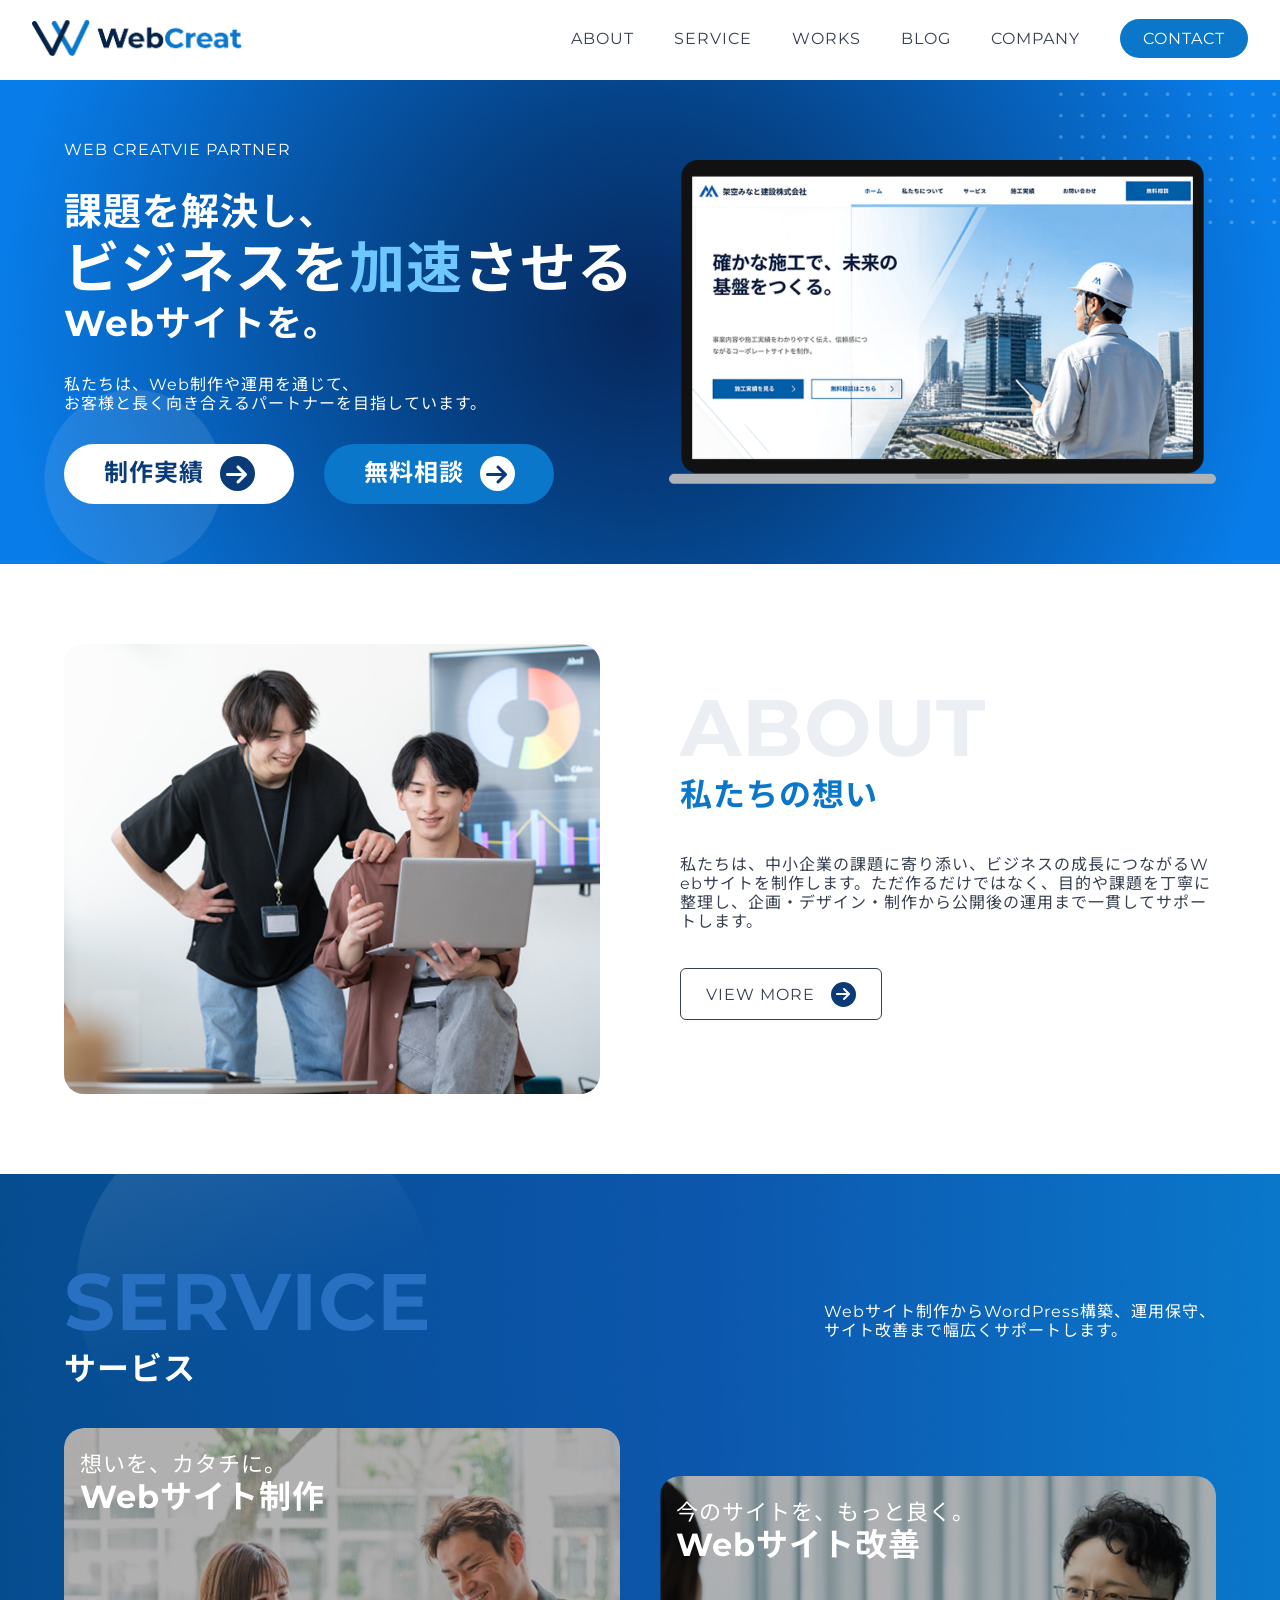
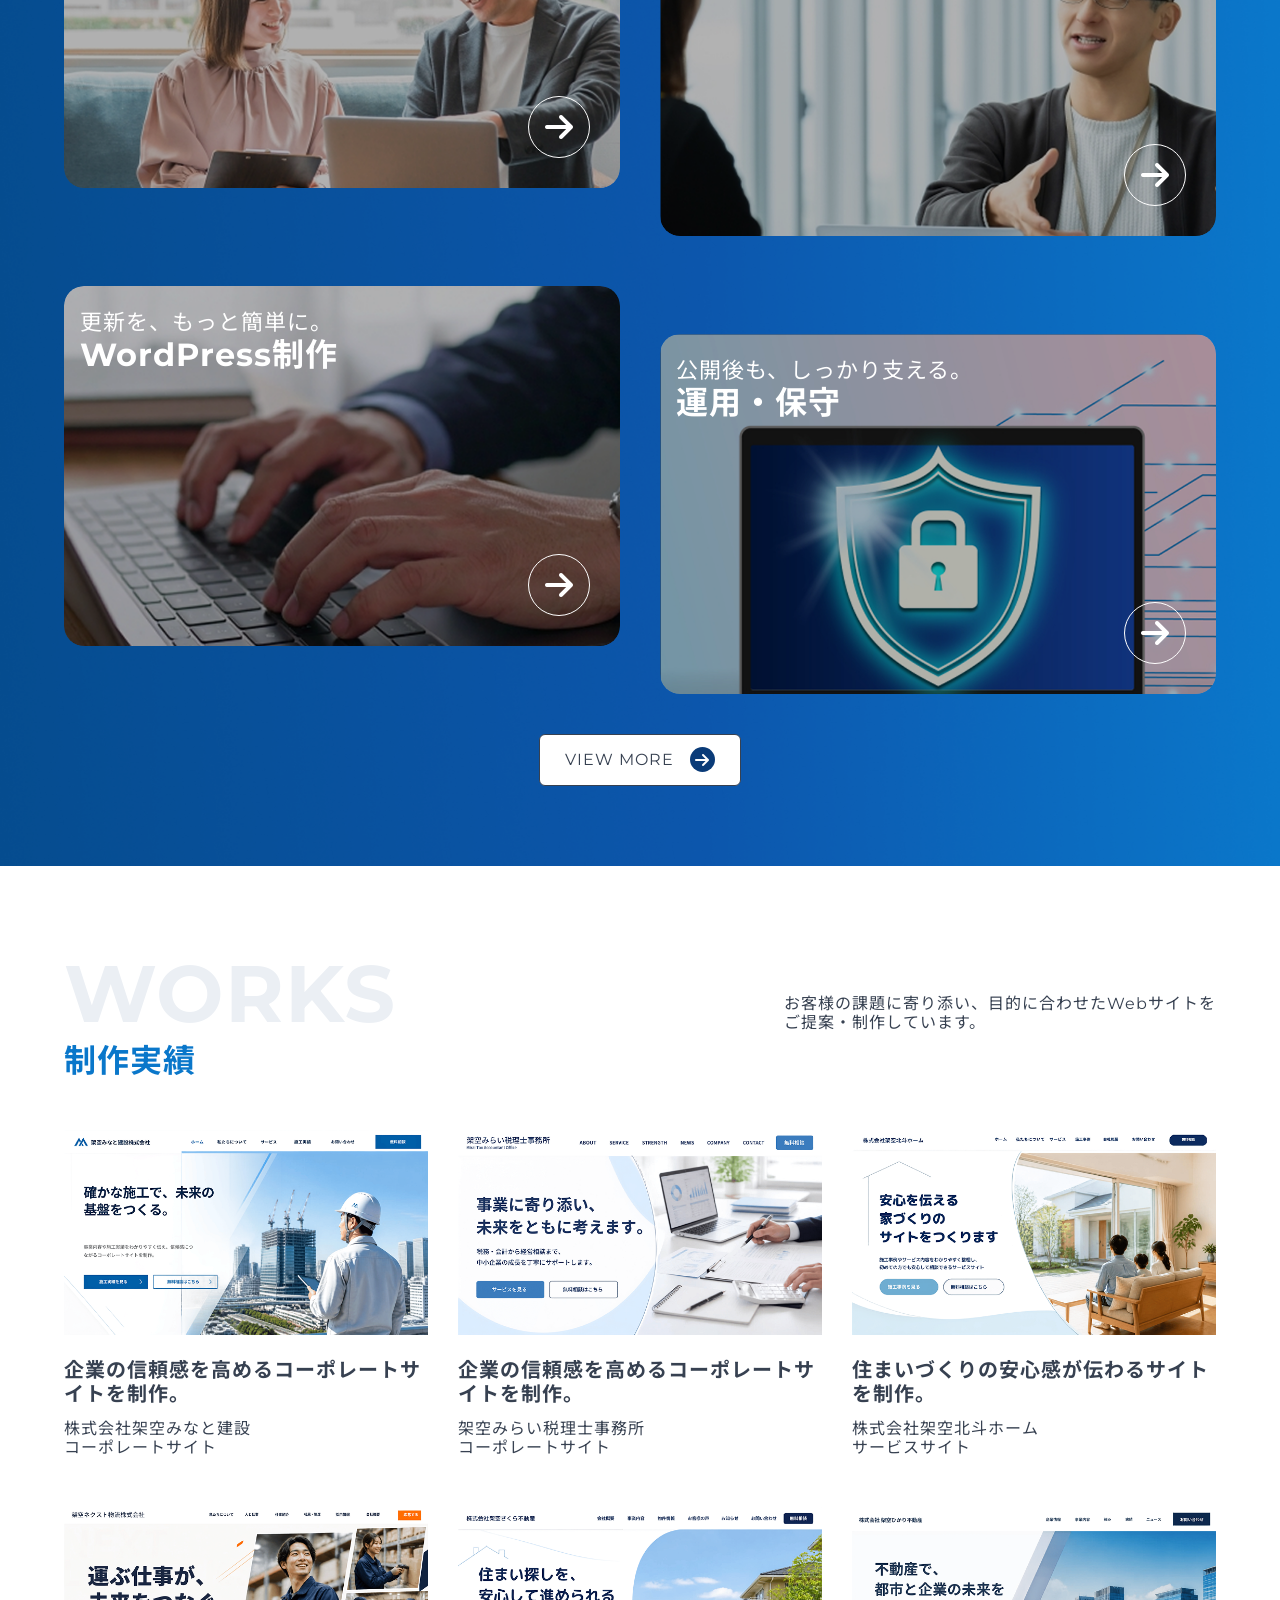
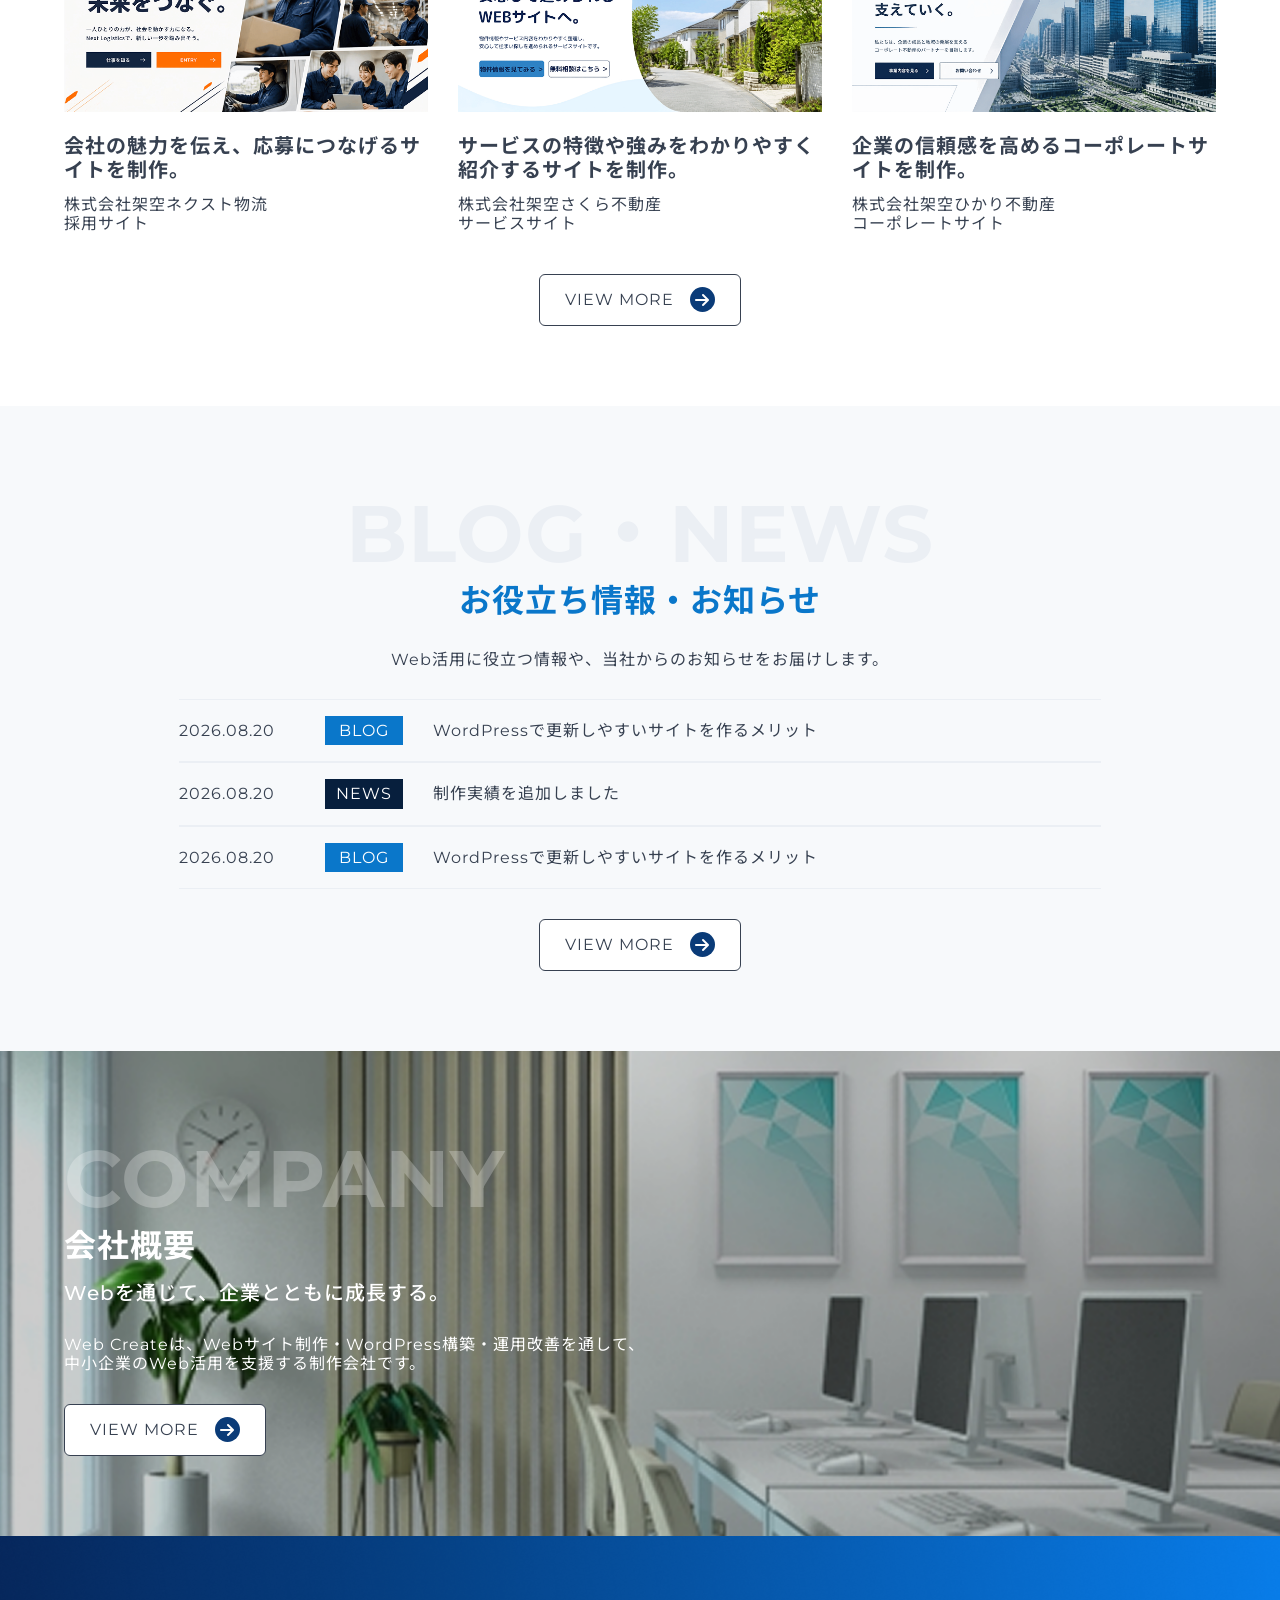
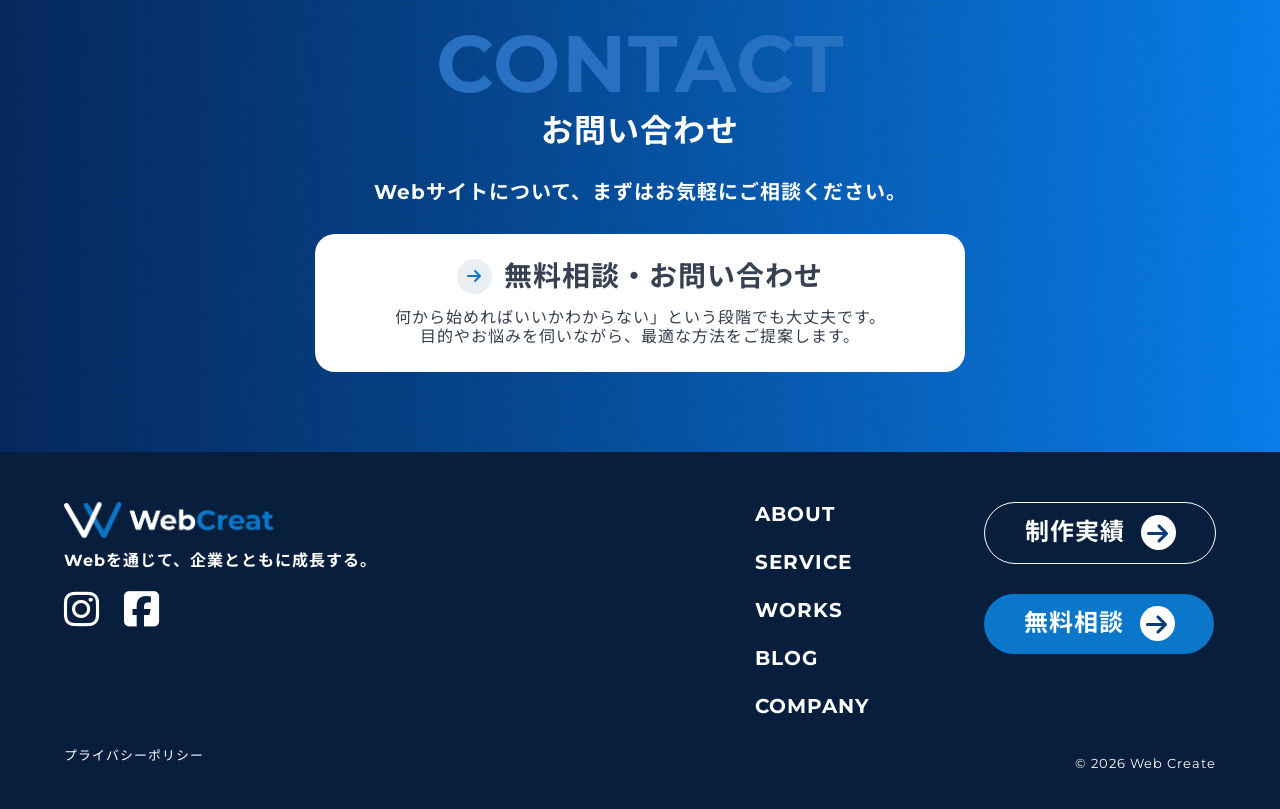
<file: index.html>
<!DOCTYPE html>
<html lang="ja">

<head>
    <meta charset="UTF-8">

    <meta name="viewport" content="width=device-width, initial-scale=1.0">

    <title>WebCreat | 中小企業のためのWeb制作会社</title>

    <meta
        name="description"
        content="WebCreatは、中小企業の課題に寄り添い、Webサイト制作・WordPress構築・Webサイト改善・運用保守まで一貫してサポートするWeb制作会社です。"
    >

    <!-- OGP -->
    <meta property="og:title" content="WebCreat | 中小企業のためのWeb制作会社">
    <meta
        property="og:description"
        content="WebCreatは、中小企業の課題に寄り添い、成果につながるWebサイトをご提案するWeb制作会社です。"
    >
    <meta property="og:type" content="website">
    <meta property="og:url" content="本番環境URL">
    <meta property="og:image" content="本番環境URL/img/ogp.png">
    <meta property="og:site_name" content="WebCreat">
    <meta property="og:locale" content="ja_JP">

    <!-- favicon -->
    <link rel="icon" href="/img/fav.svg">

    <!-- Apple Touch Icon -->
    <link
        rel="apple-touch-icon"
        sizes="180x180"
        href="./img/apple-touch-icon.png"
    >

    <!-- Google Fonts -->
    <link rel="preconnect" href="https://fonts.googleapis.com">
    <link rel="preconnect" href="https://fonts.gstatic.com" crossorigin>

    <link
        href="https://fonts.googleapis.com/css2?family=Montserrat:wght@400;500;600;700&family=Noto+Sans+JP:wght@400;500;700&display=swap"
        rel="stylesheet"
    >

    <!-- Font Awesome -->
    <link
        rel="stylesheet"
        href="https://cdnjs.cloudflare.com/ajax/libs/font-awesome/6.7.2/css/all.min.css"
    >

    <!-- Swiper CSS -->
    <link
        rel="stylesheet"
        href="https://cdn.jsdelivr.net/npm/swiper/swiper-bundle.min.css"
    >

    <!-- CSS -->
    <link rel="stylesheet" href="./css/style.css">

    <!-- Swiper JS -->
    <script
        src="https://cdn.jsdelivr.net/npm/swiper/swiper-bundle.min.js"
        defer
    ></script>

    <!-- Original JS -->
    <script src="./js/hamburger.js" defer></script>
    <script src="./js/loading.js" defer></script>
    <script src="./js/fade.js" defer></script>
    <script src="./js/worksswiper.js" defer></script>

</head>
    
<body class="home">

    <!-- ローディング -->
    <div class="loading" id="loading">
        <div class="loading__inner">
            <img src="img/footerlogo.png" alt="WebCreat">
            <span class="loading__spinner"></span>
        </div>
    </div>
    <!-- ここからheader -->
    <header class="header" id="header">
        <div class="header-wrap">
            <h1 class="header-wrap__logo">
                <a href="index.html">
                    <img src="img/headerlogo.png" alt="WebCreat">
                </a>
            </h1>
            <div class="header-wrap__contact">
                <a href="contact.html">CONTACT</a>
            </div>
            <button class="header-wrap__hamburger js-hamburger" id="menuBtn" aria-label="メニューを開く">
                <span></span>
                <span></span>
                <span></span>
            </button>
            <nav class="header-wrap__navi">
                <ul class="header-wrap__navi__menu">
                    <li><a href="about.html">ABOUT</a></li>
                    <li><a href="service.html">SERVICE</a></li>
                    <li><a href="archive-work.html">WORKS</a></li>
                    <li><a href="archive-info.html">BLOG</a></li>
                    <li><a href="company.html">COMPANY</a></li>
                    <li class="header-wrap__navi__menu__contact">
                        <a class="header-wrap__navi__menu__contact__btn" href="contact.html">CONTACT</a>
                    </li>
                </ul>
            </nav>
        </div>
    </header>
    <main>
        <section class="fv" id="fv">
            <div class="fv-wrap">
                <div class="fv-wrap__con">
                    <div class="fv-wrap__con__txt">
                        <p class="fv-wrap__con__txt__name">WEB CREATVIE PARTNER</p>
                        <p class="fv-wrap__con__txt__ttl">
                            <strong>
                                <span class="fv-wrap__con__txt__ttl__lead">課題を解決し、</span><br>
                                <span class="fv-wrap__con__txt__ttl__main">ビジネスを</span><span class="fv-wrap__con__txt__ttl__accent">加速</span><span class="fv-wrap__con__txt__ttl__main">させる</span><br>
                                <span class="fv-wrap__con__txt__ttl__bottom">Webサイトを。</span>
                            </strong>
                        </p>
                        <p class="fv-wrap__con__txt__des">私たちは、Web制作や運用を通じて、<br>
                            お客様と長く向き合えるパートナーを目指しています。
                        </p>
                        <div class="fv-wrap__con__txt__btn">
                            <div class="fv-wrap__con__txt__btn__box">
                                <a class="btn01" href="archive-work.html">制作実績
                                    <i class="fa-solid fa-arrow-right" aria-hidden="true"></i>
                                </a>
                            </div>
                            <div class="fv-wrap__con__txt__btn__box">
                                <a class="btn02" href="contact.html">無料相談
                                    <i class="fa-solid fa-arrow-right" aria-hidden="true"></i>
                                </a>
                            </div>
                        </div>
                    </div>
                    <div class="fv-wrap__con__img">
                        <img src="img/fvpc.png" alt="制作実績みなと建設">
                    </div>
                </div>
            </div>

        </section>
        <!-- ここからabout -->
        <section class="about" id="about" data-scroll="fade">
            <div class="about-wrap inner">
                <div class="about-wrap__con" data-scroll="fade">
                    <div class="about-wrap__con__img">
                        <img src="img/about.png" alt="私たちの想い">
                    </div>
                    <div class="about-wrap__con__txt">
                        <div class="about-wrap__con__txt__ttl">
                            <h2 class="section-ttl section-ttl--light">ABOUT</h2>
                            <h3 class="section-subttl section-subttl--blue">私たちの想い</h3>
                        </div>
                        <p class="about-wrap__con__txt__des">私たちは、中小企業の課題に寄り添い、ビジネスの成長につながるWebサイトを制作します。ただ作るだけではなく、目的や課題を丁寧に整理し、企画・デザイン・制作から公開後の運用まで一貫してサポートします。</p>
                    </div>
                    <div class="about-wrap__con__btn">
                        <a class="btn" href="about.html">VIEW MORE
                            <i class="fa-solid fa-arrow-right" aria-hidden="true"></i>
                        </a>
                    </div>
                </div>
            </div>
        </section>
        <!-- ここからservice -->
        <section class="service" id="service">
            <div class="service-wrap inner">
                <div class="service-wrap__con" data-scroll="fade">
                    <div class="service-wrap__con__ttl">
                        <div class="service-wrap__con__ttl__txt">
                            <div class="service-wrap__con__ttl__txt__heading">
                                <h2 class="section-ttl section-ttl--soft">SERVICE</h2>
                                <h3 class="section-subttl section-subttl--white">サービス</h3>
                            </div>
                            <p class="service-wrap__con__ttl__txt__des">Webサイト制作からWordPress構築、運用保守、<br>
                            サイト改善まで幅広くサポートします。</p>
                        </div>
                    </div>
                    <div class="service-wrap__con__list">
                        <div class="service-wrap__con__list__item">
                            <a href="service.html">
                                <div class="service-wrap__con__list__item__box">
                                    <img src="img/service01.png" alt="webサイト">
                                    <div class="service-wrap__con__list__item__box__txt">
                                        <p class="service-wrap__con__list__item__box__txt__subttl">想いを、カタチに。</p>
                                        <h4 class="service-wrap__con__list__item__box__txt__ttl">Webサイト制作</h4>
                                        <i  class="fa-solid fa-arrow-right service-wrap__con__list__item__box__arrow" aria-hidden="true"></i>
                                    </div>
                                </div>
                            </a>
                        </div>
                        <div class="service-wrap__con__list__item">
                            <a href="service.html">
                                <div class="service-wrap__con__list__item__box">
                                    <img src="img/service02.png" alt="Webサイト改善">
                                    <div class="service-wrap__con__list__item__box__txt">
                                        <p class="service-wrap__con__list__item__box__txt__subttl">今のサイトを、もっと良く。</p>
                                        <h4 class="service-wrap__con__list__item__box__txt__ttl">Webサイト改善</h4>
                                        <i  class="fa-solid fa-arrow-right service-wrap__con__list__item__box__arrow" aria-hidden="true"></i>
                                    </div>
                                </div>
                            </a>
                        </div>
                        <div class="service-wrap__con__list__item">
                            <a href="service.html">
                                <div class="service-wrap__con__list__item__box">
                                    <img src="img/service003.png" alt="WordPress制作">
                                    <div class="service-wrap__con__list__item__box__txt">
                                        <p class="service-wrap__con__list__item__box__txt__subttl">更新を、もっと簡単に。</p>
                                        <h4 class="service-wrap__con__list__item__box__txt__ttl">WordPress制作</h4>
                                        <i  class="fa-solid fa-arrow-right service-wrap__con__list__item__box__arrow" aria-hidden="true"></i>
                                    </div>
                                </div>
                            </a>
                        </div>
                        <div class="service-wrap__con__list__item">
                            <a href="service.html">
                                <div class="service-wrap__con__list__item__box">
                                    <img src="img/service004.png" alt="運用・保守">
                                    <div class="service-wrap__con__list__item__box__txt">
                                        <p class="service-wrap__con__list__item__box__txt__subttl">公開後も、しっかり支える。</p>
                                        <h4 class="service-wrap__con__list__item__box__txt__ttl">運用・保守</h4>
                                        <i  class="fa-solid fa-arrow-right service-wrap__con__list__item__box__arrow" aria-hidden="true"></i>
                                    </div>
                                </div>
                            </a>
                        </div>
                    </div>
                    <div class="service-wrap__con__btn">
                        <a class="btn" href="service.html">VIEW MORE
                            <i class="fa-solid fa-arrow-right" aria-hidden="true"></i>
                        </a>
                    </div>
                </div>
            </div>
        </section>
        <!-- ここからworks -->
        <section class="works" id="works">
            <div class="works-wrap inner">
                <div class="works-wrap__con" data-scroll="fade">
                    <div class="works-wrap__con__ttl">
                        <div class="works-wrap__con__ttl__txt">
                            <div class="works-wrap__con__ttl__txt__heading">
                                <h2 class="section-ttl section-ttl--light">WORKS</h2>
                                <h3 class="section-subttl section-subttl--blue">制作実績</h3>
                            </div>
                            <p class="works-wrap__con__ttl__txt__des">お客様の課題に寄り添い、目的に合わせたWebサイトを<br>
                                ご提案・制作しています。</p>
                        </div>
                    </div>
                    <div class="works-wrap__con__swiper swiper">
                        <ul class="works-wrap__con__swiper__list swiper-wrapper">
                            <li class="works-wrap__con__swiper__list__item swiper-slide">
                                <a href="#.html">
                                    <div class="works-wrap__con__swiper__list__item__img">
                                        <img src="./img/works01.png" alt="制作実績みなと建設">
                                    </div>
                                    <h4 class="works-wrap__con__swiper__list__item__ttl">企業の信頼感を高めるコーポレートサイトを制作。</h4>
                                    <p class="works-wrap__con__swiper__list__item__name">株式会社架空みなと建設</p>
                                    <p class="works-wrap__con__swiper__list__item__site">コーポレートサイト</p>
                                </a>
                            </li>
                            <li class="works-wrap__con__swiper__list__item swiper-slide">
                                <a href="#">
                                    <div class="works-wrap__con__swiper__list__item__img">
                                        <img src="./img/work02.png" alt="制作実績架空みらい税理士事務所">
                                    </div>
                                    <h4 class="works-wrap__con__swiper__list__item__ttl">企業の信頼感を高めるコーポレートサイトを制作。</h4>
                                    <p class="works-wrap__con__swiper__list__item__name">架空みらい税理士事務所</p>
                                    <p class="works-wrap__con__swiper__list__item__site">コーポレートサイト</p>
                                </a>
                            </li>
                            <li class="works-wrap__con__swiper__list__item swiper-slide">
                                <a href="#">
                                    <div class="works-wrap__con__swiper__list__item__img">
                                        <img src="./img/work03.png" alt="制作実績株式会社架空北斗ホーム">
                                    </div>
                                    <h4 class="works-wrap__con__swiper__list__item__ttl">住まいづくりの安心感が伝わるサイトを制作。</h4>
                                    <p class="works-wrap__con__swiper__list__item__name">株式会社架空北斗ホーム</p>
                                    <p class="works-wrap__con__swiper__list__item__site">サービスサイト</p>
                                </a>
                            </li>
                            <li class="works-wrap__con__swiper__list__item swiper-slide">
                                <a href="#">
                                    <div class="works-wrap__con__swiper__list__item__img">
                                        <img src="./img/work04.png" alt="制作実績株式会社架空ネクスト物流">
                                    </div>
                                    <h4 class="works-wrap__con__swiper__list__item__ttl">会社の魅力を伝え、応募につなげるサイトを制作。</h4>
                                    <p class="works-wrap__con__swiper__list__item__name">株式会社架空ネクスト物流</p>
                                    <p class="works-wrap__con__swiper__list__item__site">採用サイト</p>
                                </a>
                            </li>
                            <li class="works-wrap__con__swiper__list__item swiper-slide">
                                <a href="#">
                                    <div class="works-wrap__con__swiper__list__item__img">
                                        <img src="./img/work05.png" alt="制作実績株式会社架空さくら不動産">
                                    </div>
                                    <h4 class="works-wrap__con__swiper__list__item__ttl">サービスの特徴や強みをわかりやすく紹介するサイトを制作。</h4>
                                    <p class="works-wrap__con__swiper__list__item__name">株式会社架空さくら不動産</p>
                                    <p class="works-wrap__con__swiper__list__item__site">サービスサイト</p>
                                </a>
                            </li>
                            <li class="works-wrap__con__swiper__list__item swiper-slide">
                                <a href="#">
                                    <div class="works-wrap__con__swiper__list__item__img">
                                        <img src="./img/work06.png" alt="制作実績株式会社架空ひかり不動産">
                                    </div>
                                    <h4 class="works-wrap__con__swiper__list__item__ttl">企業の信頼感を高めるコーポレートサイトを制作。</h4>
                                    <p class="works-wrap__con__swiper__list__item__name">株式会社架空ひかり不動産</p>
                                    <p class="works-wrap__con__swiper__list__item__site">コーポレートサイト</p>
                                </a>
                            </li>
                        </ul>
                        <!-- pagination -->
                        <div class="works-wrap__con__swiper__pagination swiper-pagination"></div>
                        <!-- arrow -->
                        <button
                            class="works-wrap__con__swiper__prev swiper-button-prev"
                            type="button"
                            aria-label="前のスライド">
                        </button>

                        <button
                            class="works-wrap__con__swiper__next swiper-button-next"
                            type="button"
                            aria-label="次のスライド">
                        </button>
                    </div>
                    <div class="works-wrap__con__btn">
                        <a class="btn" href="archive-work.html">VIEW MORE
                            <i class="fa-solid fa-arrow-right" aria-hidden="true"></i>
                        </a>
                    </div>
                </div>
            </div>
        </section>
        <!-- ここからblog/news -->
        <section class="info" id="info">
            <div class="info-wrap inner">
                <div class="info-wrap__con" data-scroll="fade">
                    <div class="info-wrap__con__ttl">
                        <div class="info-wrap__con__ttl__txt">
                            <div class="info-wrap__con__ttl__txt__heading">
                                <h2 class="section-ttl section-ttl--light">BLOG・NEWS</h2>
                                <h3 class="section-subttl section-subttl--blue">お役立ち情報・お知らせ</h3>
                            </div>
                            <p class="works-wrap__con__ttl__txt__des">Web活用に役立つ情報や、当社からのお知らせをお届けします。</p>
                        </div>
                    </div>
                    <div class="info-wrap__con__list">
                        <a href="#">
                            <time datetime="2026-08-20">2026.08.20</time>
                            <p class="info-wrap__con__list__blog">BLOG</p>
                            <p class="info-wrap__con__list__des">WordPressで更新しやすいサイトを作るメリット</p>
                        </a>
                        <a href="#">
                            <time datetime="2026-08-20">2026.08.20</time>
                            <p class="info-wrap__con__list__news">NEWS</p>
                            <p class="info-wrap__con__list__des">制作実績を追加しました</p>
                        </a>
                        <a href="#">
                            <time datetime="2026-08-20">2026.08.20</time>
                            <p class="info-wrap__con__list__blog">BLOG</p>
                            <p class="info-wrap__con__list__des">WordPressで更新しやすいサイトを作るメリット</p>
                        </a>
                    </div>
                    <div class="info-wrap__con__btn">
                        <a class="btn" href="archive-info.html">VIEW MORE
                            <i class="fa-solid fa-arrow-right" aria-hidden="true"></i>
                        </a>
                    </div>
                </div>
            </div>

        </section>
        <!-- ここからcompany -->
        <section class="company" id="company">
            <div class="company-wrap inner">
                <div class="company-wrap__con" data-scroll="fade">
                    <div class="company-wrap__con__ttl">
                        <div class="company-wrap__con__ttl__txt">
                            <div class="company-wrap__con__ttl__txt__heading">
                                <h2 class="section-ttl section-ttl--white-25">COMPANY</h2>
                                <h3 class="section-subttl section-subttl--white">会社概要 </h3>
                            </div>
                        </div>
                    </div>
                    <div class="company-wrap__con__list">
                        <p class="company-wrap__con__list__sub">Webを通じて、企業とともに成長する。</p>
                        <p class="company-wrap__con__list__des">Web Createは、Webサイト制作・WordPress構築・運用改善を通して、<br>
                        中小企業のWeb活用を支援する制作会社です。</p>
                        <div class="company-wrap__con__list__btn">
                            <a class="btn" href="company.html">VIEW MORE
                                <i class="fa-solid fa-arrow-right" aria-hidden="true"></i>
                            </a>
                        </div>
                </div>
            </div>

        </section>
        <!-- ここからcontact -->
        <section class="contact" id="contact">
            <div class="contact-wrap inner">
                <div class="contact-wrap__con">
                    <div class="contact-wrap__con__ttl">
                        <div class="contact-wrap__con__ttl__txt">
                            <div class="contact-wrap__con__ttl__txt__heading">
                                <h2 class="section-ttl section-ttl--soft">CONTACT</h2>
                                <h3 class="section-subttl section-subttl--white">お問い合わせ </h3>
                            </div>
                            <p class="contact-wrap__con__ttl__txt__des">Webサイトについて、まずはお気軽にご相談ください。</p>
                        </div>
                    </div>
                    <div class="contact-wrap__con__list">
                        <a href="contact.html">
                            <div class="contact-wrap__con__list__item">
                                <i class="fa-solid fa-arrow-right" aria-hidden="true"></i>
                                <h4 class="contact-wrap__con__list__item__ttl">無料相談・お問い合わせ</h4>
                            </div>
                            <p class="contact-wrap__con__list__des">何から始めればいいかわからない」という段階でも大丈夫です。<br>
                                目的やお悩みを伺いながら、最適な方法をご提案します。</p>
                        </a>
                    </div>
                </div>
            </div>
        </section>
    </main>
    <!-- ここからfooter -->
    <footer class="footer" id="footer">
        <div class="footer-wrap inner02">
            <div class="footer-wrap__con">
                <div class="footer-wrap__con__brand">
                    <div class="footer-wrap__con__brand__logo">
                        <a href="index.html">
                            <img src="img/footerlogo.png" alt="WebCreat">
                        </a>
                    </div>
                    <p class="footer-wrap__con__brand__ttl">Webを通じて、企業とともに成長する。</p>
                    <div class="footer-wrap__con__brand__sns">

                        <a
                            href="https://www.instagram.com/"
                            class="footer-wrap__con__brand__sns__link"
                            aria-label="Instagram"
                            target="_blank"
                            rel="noopener noreferrer"
                        >
                            <i class="fa-brands fa-instagram"></i>
                        </a>

                        <a
                            href="https://www.facebook.com/"
                            class="footer-wrap__con__brand__sns__link"
                            aria-label="Facebook"
                            target="_blank"
                            rel="noopener noreferrer"
                        >
                            <i class="fa-brands fa-square-facebook"></i>
                        </a>

                    </div>
                </div>
                <div class="footer-wrap__con__item">
                    <nav class="footer-wrap__con__item__navi">
                        <ul class="footer-wrap__con__item__navi__menu">
                            <li><a href="about.html">ABOUT</a></li>
                            <li><a href="service.html">SERVICE</a></li>
                            <li><a href="archive-work.html">WORKS</a></li>
                            <li><a href="archive-info.html">BLOG</a></li>
                            <li><a href="company.html">COMPANY</a></li>
                        </ul>
                    </nav>
                    <div class="footer-wrap__con__item__btn">
                        <div class="footer-wrap__con__box">
                            <a  class="btn03" href="archive-work.html">制作実績
                                <i class="fa-solid fa-arrow-right" aria-hidden="true"></i>
                            </a>
                        </div>
                        <div class="footer-wrap__con__box">
                            <a class="btn02" href="contact.html">無料相談
                                <i class="fa-solid fa-arrow-right" aria-hidden="true"></i>
                            </a>
                        </div>
                    </div>
                </div>

            </div>
            <div class="footer-wrap__small">
                <a href="privacypolicy.html">プライバシーポリシー</a>
                <small>© 2026 Web Create</small>
            </div>
        </div>
    </footer>
</body>
</html>
</file>
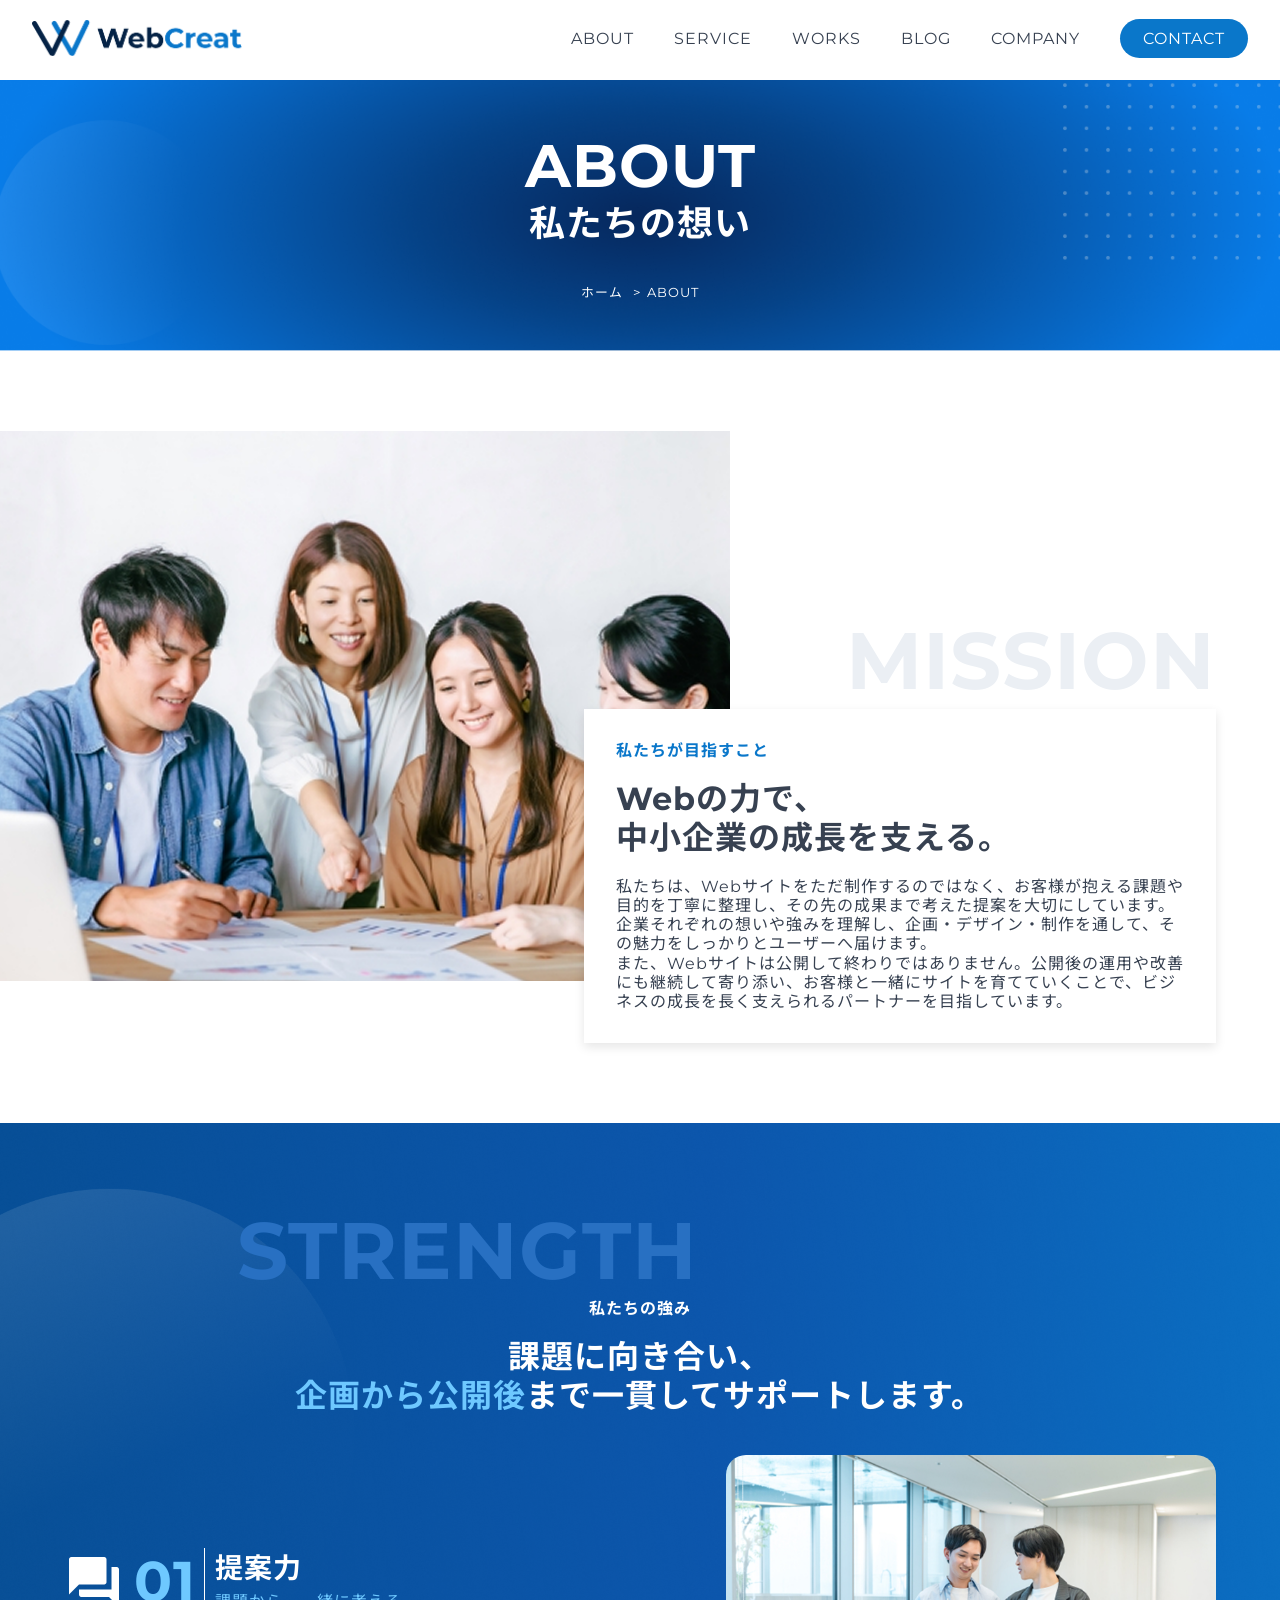
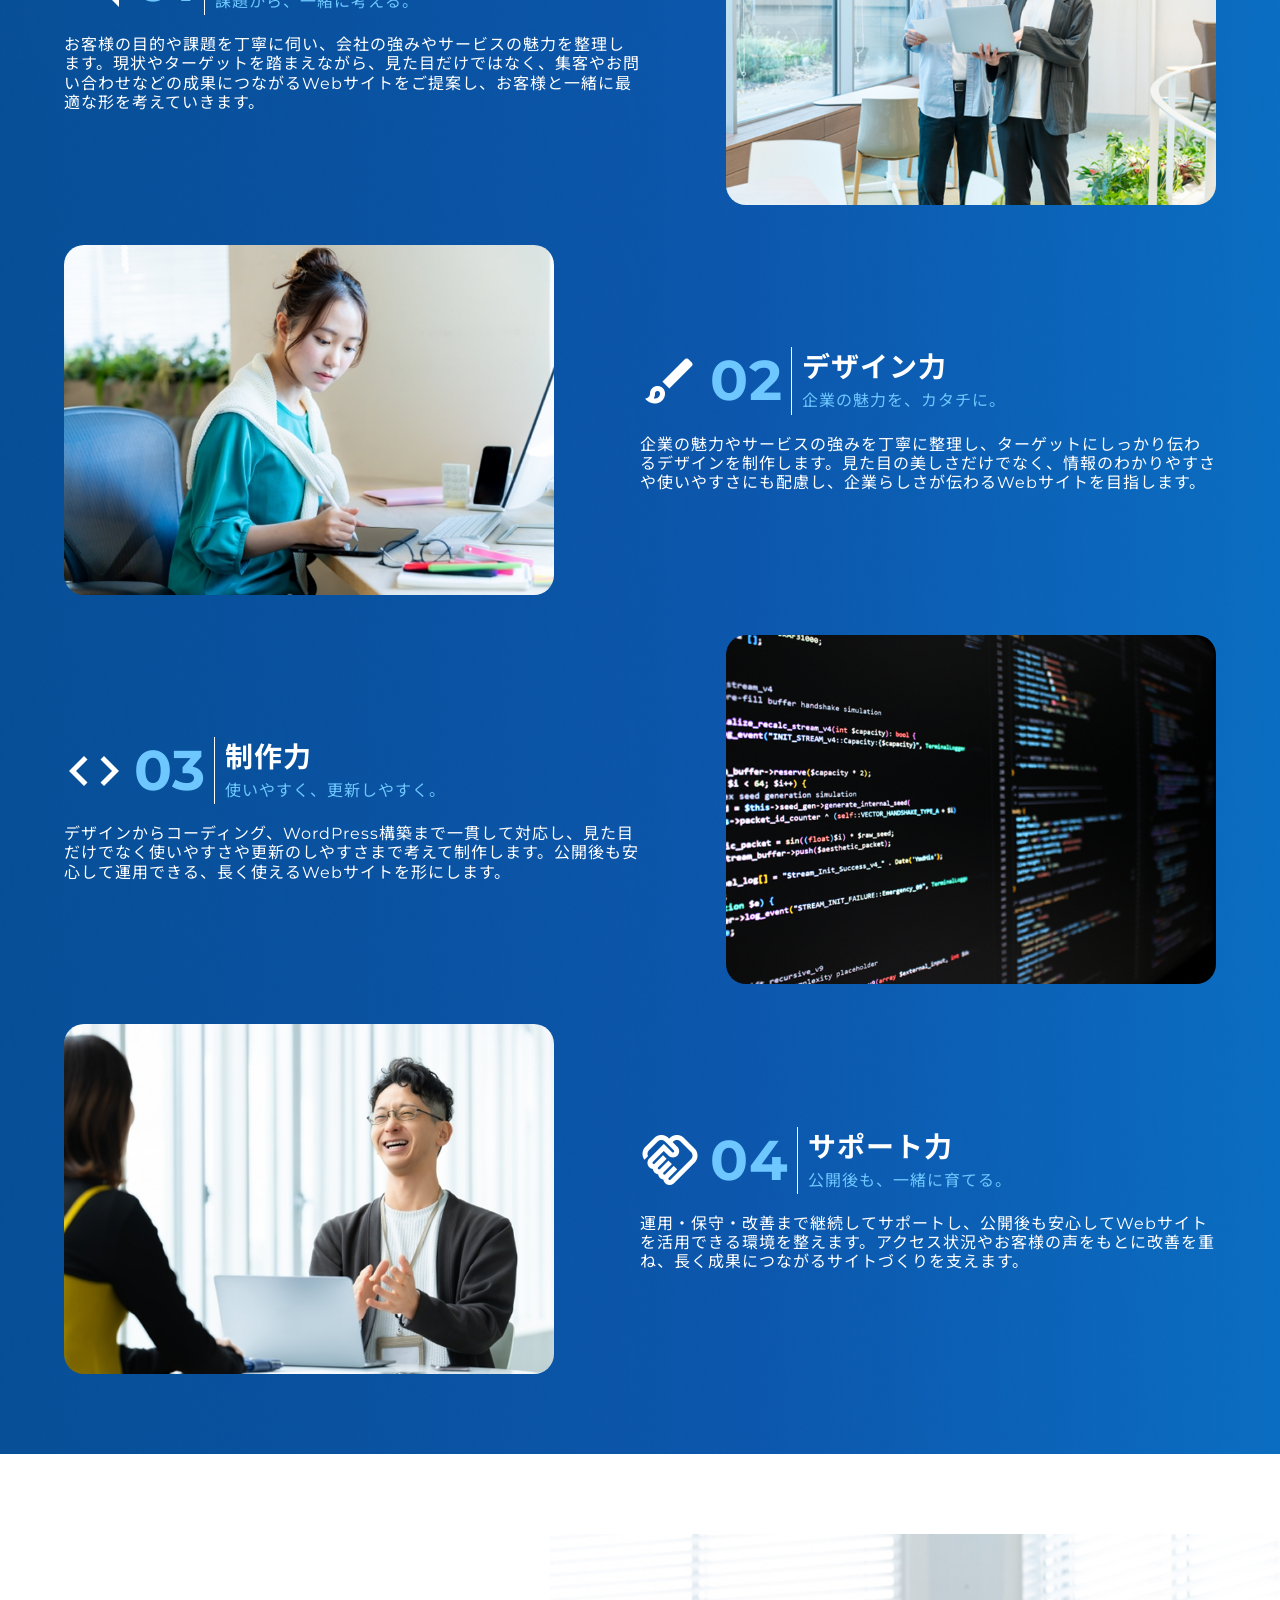
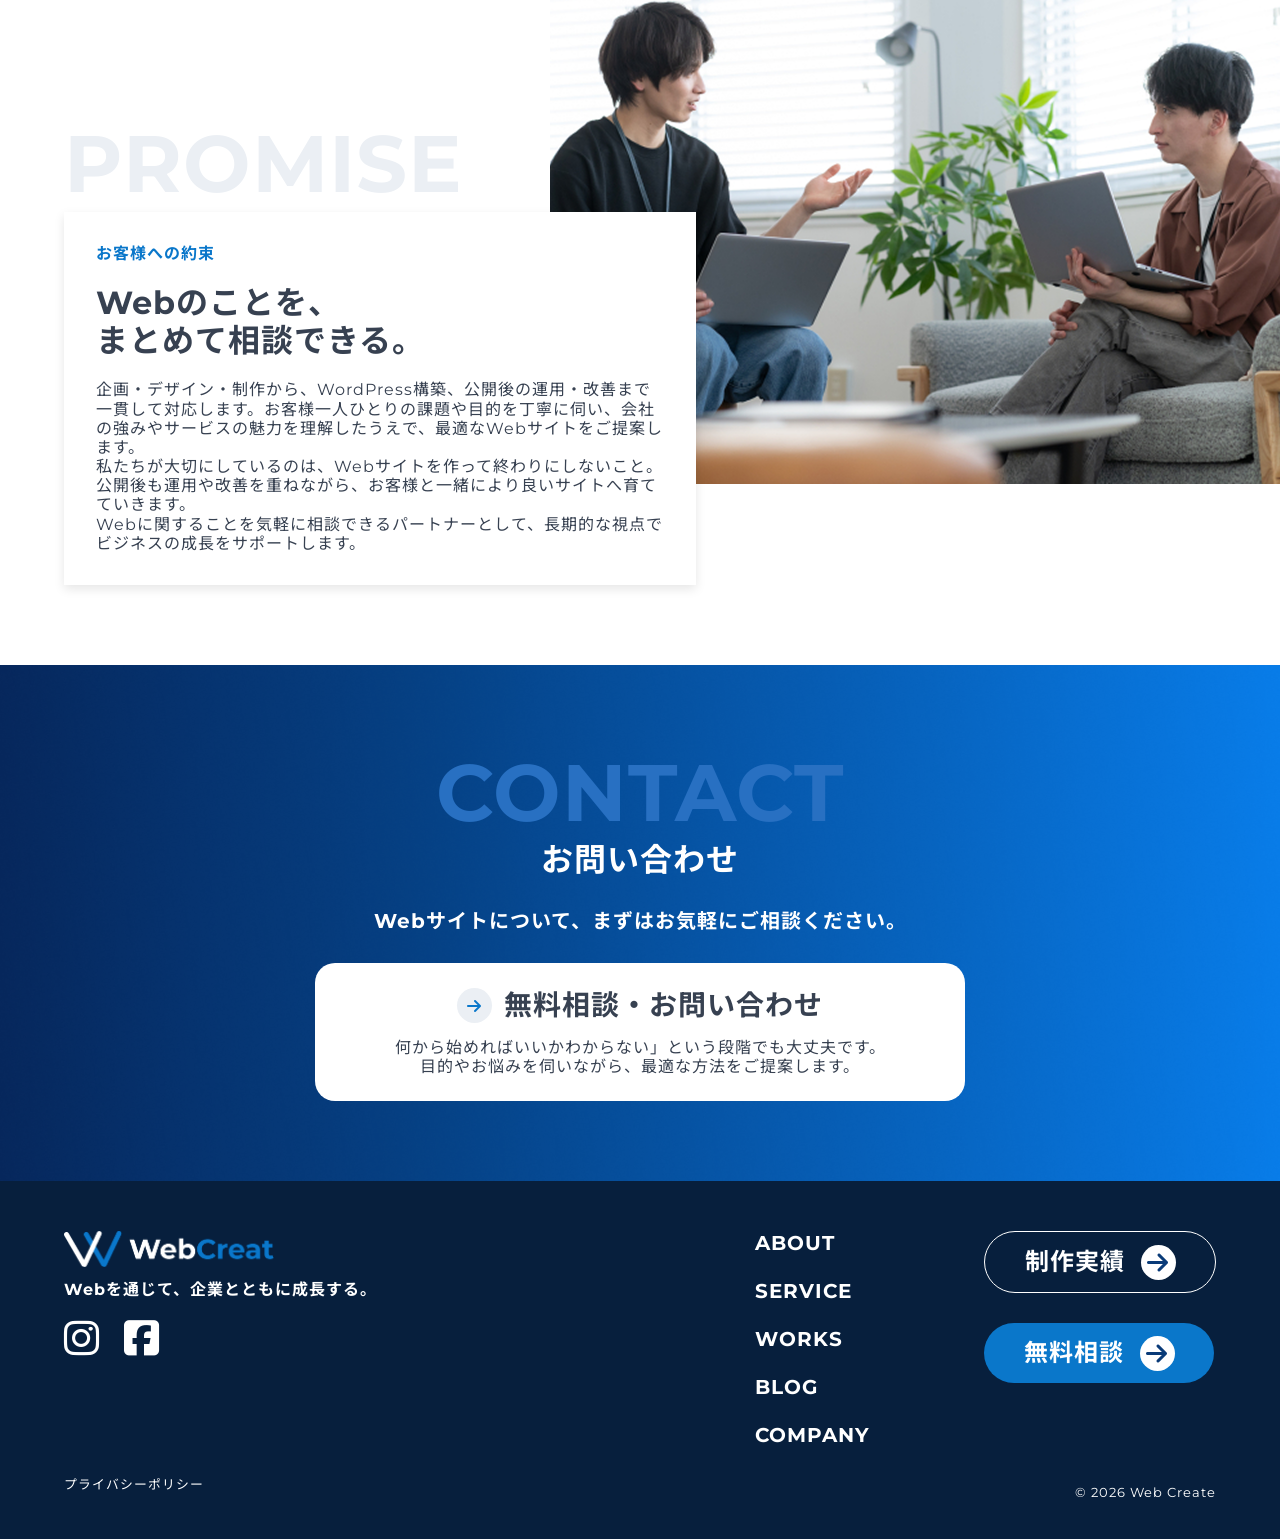
<file: about.html>
<!DOCTYPE html>
<html lang="ja">
<head>
    <meta charset="UTF-8">

    <meta name="viewport" content="width=device-width, initial-scale=1.0">

    <title>WebCreat | 中小企業のためのWeb制作会社</title>

    <meta
        name="description"
        content="WebCreatは、中小企業の課題に寄り添い、Webサイト制作・WordPress構築・Webサイト改善・運用保守まで一貫してサポートするWeb制作会社です。"
    >

    <!-- OGP -->
    <meta property="og:title" content="WebCreat | 中小企業のためのWeb制作会社">
    <meta
        property="og:description"
        content="WebCreatは、中小企業の課題に寄り添い、成果につながるWebサイトをご提案するWeb制作会社です。"
    >
    <meta property="og:type" content="website">
    <meta property="og:url" content="本番環境URL">
    <meta property="og:image" content="本番環境URL/img/ogp.png">
    <meta property="og:site_name" content="WebCreat">
    <meta property="og:locale" content="ja_JP">

    <!-- favicon -->
    <link rel="icon" href="/img/fav.svg">

    <!-- Apple Touch Icon -->
    <link
        rel="apple-touch-icon"
        sizes="180x180"
        href="./img/apple-touch-icon.png"
    >

    <!-- Google Fonts -->
    <link rel="preconnect" href="https://fonts.googleapis.com">
    <link rel="preconnect" href="https://fonts.gstatic.com" crossorigin>

    <link
        href="https://fonts.googleapis.com/css2?family=Montserrat:wght@400;500;600;700&family=Noto+Sans+JP:wght@400;500;700&display=swap"
        rel="stylesheet"
    >

    <!-- Font Awesome -->
    <link
        rel="stylesheet"
        href="https://cdnjs.cloudflare.com/ajax/libs/font-awesome/6.7.2/css/all.min.css"
    >

    <!-- Swiper CSS -->
    <link
        rel="stylesheet"
        href="https://cdn.jsdelivr.net/npm/swiper/swiper-bundle.min.css"
    >

    <!-- CSS -->
    <link rel="stylesheet" href="./css/style.css">

    <!-- Swiper JS -->
    <script
        src="https://cdn.jsdelivr.net/npm/swiper/swiper-bundle.min.js"
        defer
    ></script>

    <!-- Original JS -->
    <script src="./js/hamburger.js" defer></script>
    <script src="./js/fade.js" defer></script>

</head>
<body class="page-about">
    <!-- ここからheader -->
    <header class="header" id="header">
        <div class="header-wrap">
            <h1 class="header-wrap__logo">
                <a href="index.html">
                    <img src="img/headerlogo.png" alt="WebCreat">
                </a>
            </h1>
            <div class="header-wrap__contact">
                <a href="contact.html">CONTACT</a>
            </div>
            <button class="header-wrap__hamburger js-hamburger" id="menuBtn" aria-label="メニューを開く">
                <span></span>
                <span></span>
                <span></span>
            </button>
            <nav class="header-wrap__navi">
                <ul class="header-wrap__navi__menu">
                    <li><a href="about.html">ABOUT</a></li>
                    <li><a href="service.html">SERVICE</a></li>
                    <li><a href="archive-work.html">WORKS</a></li>
                    <li><a href="archive-info.html">BLOG</a></li>
                    <li><a href="company.html">COMPANY</a></li>
                    <li class="header-wrap__navi__menu__contact">
                        <a class="header-wrap__navi__menu__contact__btn" href="contact.html">CONTACT</a>
                    </li>
                </ul>
            </nav>
        </div>
    </header>
    <main>
    <!-- ここからfv -->
    <section class="top" id="top">
        <div class="top-wrap">
        <div class="top-wrap__body">
            <h2 class="top-wrap__body__ttl">ABOUT</h2>
            <h3 class="top-wrap__body__subttl">私たちの想い</h3>

            <nav class="breadcrumb" aria-label="パンくずリスト">
                <ol class="breadcrumb__list">
                    <li class="breadcrumb__item">
                        <a href="index.html">ホーム</a>
                    </li>
                    <li class="breadcrumb__item" aria-current="page">
                        ABOUT
                    </li>
                </ol>
            </nav>
        </div>
        </div>
    </section>
    <!-- ここからMISSION -->
    <section class="mission" id="mission">
        <div class="mission-wrap">
            <div class="mission-wrap__con">
                <div class="mission-wrap__con__img">
                    <img src="img/mission.png" alt="mission">
                </div>
                <div class="mission-wrap__con__list" data-scroll="fade">
                    <h4 class="mission-wrap__con__list__ttl">MISSION</h4>
                    <div class="mission-wrap__con__list__item">
                        <strong class="mission-wrap__con__list__item__goal">私たちが目指すこと</strong>
                        <h5 class="mission-wrap__con__list__item__subttl">Webの力で、<br>
                        中小企業の成長を支える。</h5>
                        <p class="mission-wrap__con__list__item__des">私たちは、Webサイトをただ制作するのではなく、お客様が抱える課題や目的を丁寧に整理し、その先の成果まで考えた提案を大切にしています。<br> 
                            企業それぞれの想いや強みを理解し、企画・デザイン・制作を通して、その魅力をしっかりとユーザーへ届けます。<br>
                        また、Webサイトは公開して終わりではありません。公開後の運用や改善にも継続して寄り添い、お客様と一緒にサイトを育てていくことで、ビジネスの成長を長く支えられるパートナーを目指しています。</p>
                    </div>
                </div>
            </div>
        </div>
    </section>
    <!-- ここからstrength -->
    <section class="strength" id="strength" >
        <div class="strength-wrap inner">
            <div class="strength-wrap__con" data-scroll="fade">
                <div class="strength-wrap__con__ttl">
                    <div class="strength-wrap__con__ttl__txt">
                        <div class="strength-wrap__con__ttl__txt__heading">
                            <h2 class="strength-wrap__con__ttl__txt__heading__ttl section-ttl section-ttl--soft">STRENGTH</h2>
                            <h3 class="strength-wrap__con__ttl__txt__heading__subttl  section-subttl--white">私たちの強み</h3>
                        </div>
                        <p class="strength-wrap__con__ttl__txt__des">課題に向き合い、<br>
                        <span>企画から公開後</span>まで一貫してサポートします。</p>
                    </div>
                </div>
                <div class="strength-wrap__con__list">
                    <div class="strength-wrap__con__list__item">
                        <div class="strength-wrap__con__list__item__panel">
                            <div class="strength-wrap__con__list__item__panel__box">
                                <div class="strength-wrap__con__list__item__panel__box__img">
                                    <img src="img/idea.png" alt="提案力">
                                </div>
                                <h4 class="strength-wrap__con__list__item__panel__box__num">01</h4>
                                <div class="strength-wrap__con__list__item__panel__box__ttl">
                                    <h5 class="strength-wrap__con__list__item__panel__box__ttl__idea">提案力</h5>
                                    <p class="strength-wrap__con__list__item__panel__box__ttl__txt">課題から、一緒に考える。</p>
                                </div>
                            </div>
                            <p class="strength-wrap__con__list__item__panel__des">お客様の目的や課題を丁寧に伺い、会社の強みやサービスの魅力を整理します。現状やターゲットを踏まえながら、見た目だけではなく、集客やお問い合わせなどの成果につながるWebサイトをご提案し、お客様と一緒に最適な形を考えていきます。</p>
                        </div>
                        <div class="strength-wrap__con__list__item__img">
                            <img src="img/suggestion.png" alt="提案力">
                        </div>
                    </div>
                    <div class="strength-wrap__con__list__item">
                        <div class="strength-wrap__con__list__item__panel">
                            <div class="strength-wrap__con__list__item__panel__box">
                                <div class="strength-wrap__con__list__item__panel__box__img">
                                    <img src="img/brush.png" alt="デザイン">
                                </div>
                                <h4 class="strength-wrap__con__list__item__panel__box__num">02</h4>
                                <div class="strength-wrap__con__list__item__panel__box__ttl">
                                    <h5 class="strength-wrap__con__list__item__panel__box__ttl__idea">デザイン力</h5>
                                    <p class="strength-wrap__con__list__item__panel__box__ttl__txt">企業の魅力を、カタチに。</p>
                                </div>
                            </div>
                            <p class="strength-wrap__con__list__item__panel__des">企業の魅力やサービスの強みを丁寧に整理し、ターゲットにしっかり伝わるデザインを制作します。見た目の美しさだけでなく、情報のわかりやすさや使いやすさにも配慮し、企業らしさが伝わるWebサイトを目指します。</p>
                        </div>
                        <div class="strength-wrap__con__list__item__img">
                            <img src="img/design01.png" alt="デザイン力">
                        </div>
                    </div>
                    <div class="strength-wrap__con__list__item">
                        <div class="strength-wrap__con__list__item__panel">
                            <div class="strength-wrap__con__list__item__panel__box">
                                <div class="strength-wrap__con__list__item__panel__box__img">
                                    <img src="img/code.png" alt="コード">
                                </div>
                                <h4 class="strength-wrap__con__list__item__panel__box__num">03</h4>
                                <div class="strength-wrap__con__list__item__panel__box__ttl">
                                    <h5 class="strength-wrap__con__list__item__panel__box__ttl__idea">制作力</h5>
                                    <p class="strength-wrap__con__list__item__panel__box__ttl__txt">使いやすく、更新しやすく。</p>
                                </div>
                            </div>
                            <p class="strength-wrap__con__list__item__panel__des">デザインからコーディング、WordPress構築まで一貫して対応し、見た目だけでなく使いやすさや更新のしやすさまで考えて制作します。公開後も安心して運用できる、長く使えるWebサイトを形にします。</p>
                        </div>
                        <div class="strength-wrap__con__list__item__img">
                            <img src="img/code01.png" alt="コード">
                        </div>
                    </div>
                    <div class="strength-wrap__con__list__item">
                        <div class="strength-wrap__con__list__item__panel">
                            <div class="strength-wrap__con__list__item__panel__box">
                                <div class="strength-wrap__con__list__item__panel__box__img">
                                    <img src="img/handshake.png" alt="提案力">
                                </div>
                                <h4 class="strength-wrap__con__list__item__panel__box__num">04</h4>
                                <div class="strength-wrap__con__list__item__panel__box__ttl">
                                    <h5 class="strength-wrap__con__list__item__panel__box__ttl__idea">サポート力</h5>
                                    <p class="strength-wrap__con__list__item__panel__box__ttl__txt">公開後も、一緒に育てる。</p>
                                </div>
                            </div>
                            <p class="strength-wrap__con__list__item__panel__des">運用・保守・改善まで継続してサポートし、公開後も安心してWebサイトを活用できる環境を整えます。アクセス状況やお客様の声をもとに改善を重ね、長く成果につながるサイトづくりを支えます。</p>
                        </div>
                        <div class="strength-wrap__con__list__item__img">
                            <img src="img/support.png" alt="サポート力">
                        </div>
                    </div>
                </div>
            </div>
        </div>
    </section>
    <!-- ここからpromise -->
    <section class="promise" id="promise">
        <div class="promise-wrap">
            <div class="promise-wrap__con">
                <div class="promise-wrap__con__list" data-scroll="fade">
                    <h4 class="promise-wrap__con__list__ttl">PROMISE</h4>
                    <div class="promise-wrap__con__list__item">
                        <strong class="promise-wrap__con__list__item__goal">お客様への約束</strong>
                        <h5 class="promise-wrap__con__list__item__subttl">Webのことを、<br>
                        まとめて相談できる。
                        </h5>
                        <p class="promise-wrap__con__list__item__des">
                            企画・デザイン・制作から、WordPress構築、公開後の運用・改善まで一貫して対応します。お客様一人ひとりの課題や目的を丁寧に伺い、会社の強みやサービスの魅力を理解したうえで、最適なWebサイトをご提案します。<br>
                            私たちが大切にしているのは、Webサイトを作って終わりにしないこと。公開後も運用や改善を重ねながら、お客様と一緒により良いサイトへ育てていきます。<br>
                            Webに関することを気軽に相談できるパートナーとして、長期的な視点でビジネスの成長をサポートします。
                        </p>
                    </div>
                </div>
                <div class="promise-wrap__con__img">
                    <img src="img/promise.png" alt="promise">
                </div>

            </div>
        </div>
    </section>

    <!-- ここからcontact -->
    <section class="contact" id="contact">
            <div class="contact-wrap inner">
                <div class="contact-wrap__con">
                    <div class="contact-wrap__con__ttl">
                        <div class="contact-wrap__con__ttl__txt">
                            <div class="contact-wrap__con__ttl__txt__heading">
                                <h2 class="section-ttl section-ttl--soft">CONTACT</h2>
                                <h3 class="section-subttl section-subttl--white">お問い合わせ </h3>
                            </div>
                            <p class="contact-wrap__con__ttl__txt__des">Webサイトについて、まずはお気軽にご相談ください。</p>
                        </div>
                    </div>
                    <div class="contact-wrap__con__list">
                        <a href="contact.html">
                            <div class="contact-wrap__con__list__item">
                                <i class="fa-solid fa-arrow-right" aria-hidden="true"></i>
                                <h4 class="contact-wrap__con__list__item__ttl">無料相談・お問い合わせ</h4>
                            </div>
                            <p class="contact-wrap__con__list__des">何から始めればいいかわからない」という段階でも大丈夫です。<br>
                                目的やお悩みを伺いながら、最適な方法をご提案します。</p>
                        </a>
                    </div>
                </div>
            </div>

    </section>
    </main>
    <!-- これからfooter -->
    <footer class="footer" id="footer">
        <div class="footer-wrap inner02">
            <div class="footer-wrap__con">
                <div class="footer-wrap__con__brand">
                    <div class="footer-wrap__con__brand__logo">
                        <a href="index.html">
                            <img src="img/footerlogo.png" alt="WebCreat">
                        </a>
                    </div>
                    <p class="footer-wrap__con__brand__ttl">Webを通じて、企業とともに成長する。</p>
                    <div class="footer-wrap__con__brand__sns">

                        <a
                            href="https://www.instagram.com/"
                            class="footer-wrap__con__brand__sns__link"
                            aria-label="Instagram"
                            target="_blank"
                            rel="noopener noreferrer"
                        >
                            <i class="fa-brands fa-instagram"></i>
                        </a>

                        <a
                            href="https://www.facebook.com/"
                            class="footer-wrap__con__brand__sns__link"
                            aria-label="Facebook"
                            target="_blank"
                            rel="noopener noreferrer"
                        >
                            <i class="fa-brands fa-square-facebook"></i>
                        </a>

                    </div>
                </div>
                <div class="footer-wrap__con__item">
                    <nav class="footer-wrap__con__item__navi">
                        <ul class="footer-wrap__con__item__navi__menu">
                            <li><a href="about.html">ABOUT</a></li>
                            <li><a href="service.html">SERVICE</a></li>
                            <li><a href="archive-work.html">WORKS</a></li>
                            <li><a href="archive-info.html">BLOG</a></li>
                            <li><a href="company.html">COMPANY</a></li>
                        </ul>
                    </nav>
                    <div class="footer-wrap__con__item__btn">
                        <div class="footer-wrap__con__box">
                            <a  class="btn03" href="archive-work.html">制作実績
                                <i class="fa-solid fa-arrow-right" aria-hidden="true"></i>
                            </a>
                        </div>
                        <div class="footer-wrap__con__box">
                            <a class="btn02" href="contact.html">無料相談
                                <i class="fa-solid fa-arrow-right" aria-hidden="true"></i>
                            </a>
                        </div>
                    </div>
                </div>

            </div>
            <div class="footer-wrap__small">
                <a href="privacypolicy.html">プライバシーポリシー</a>
                <small>© 2026 Web Create</small>
            </div>
        </div>
    </footer>
</body>
</html>
</file>
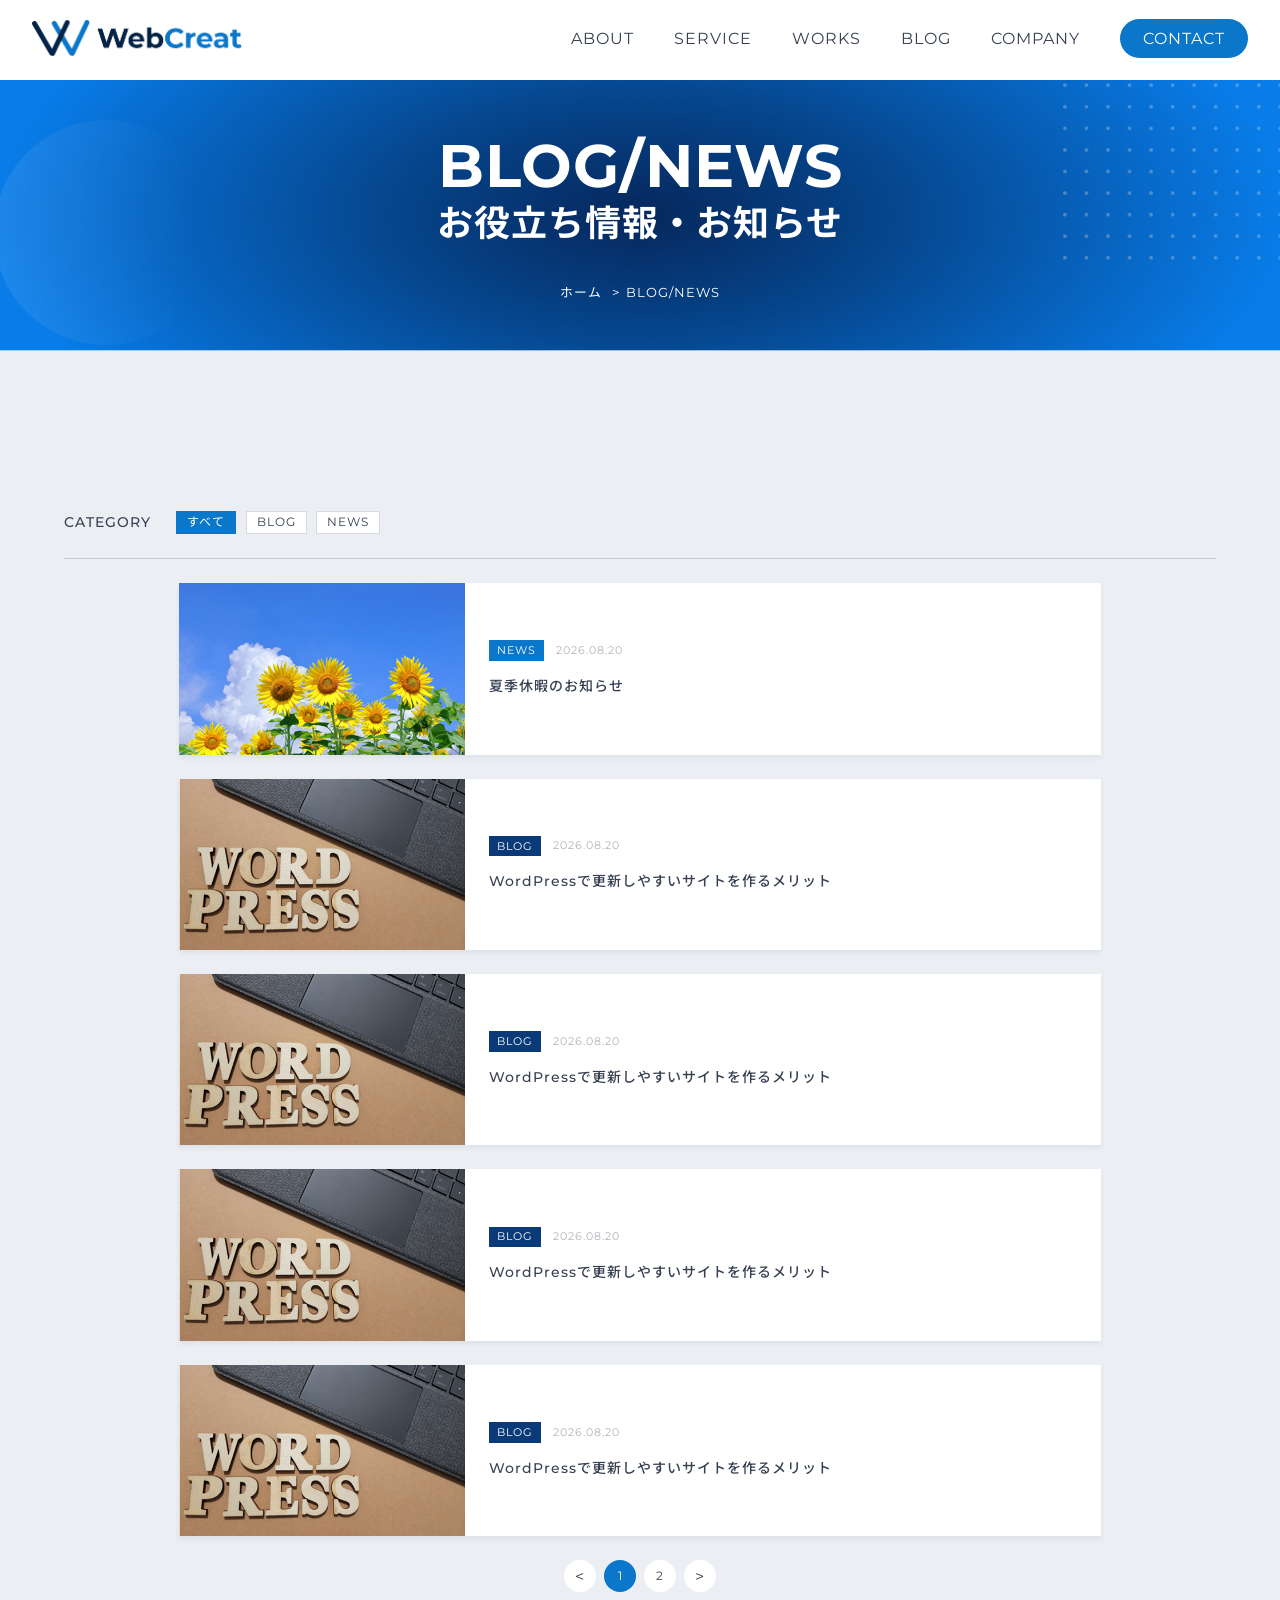
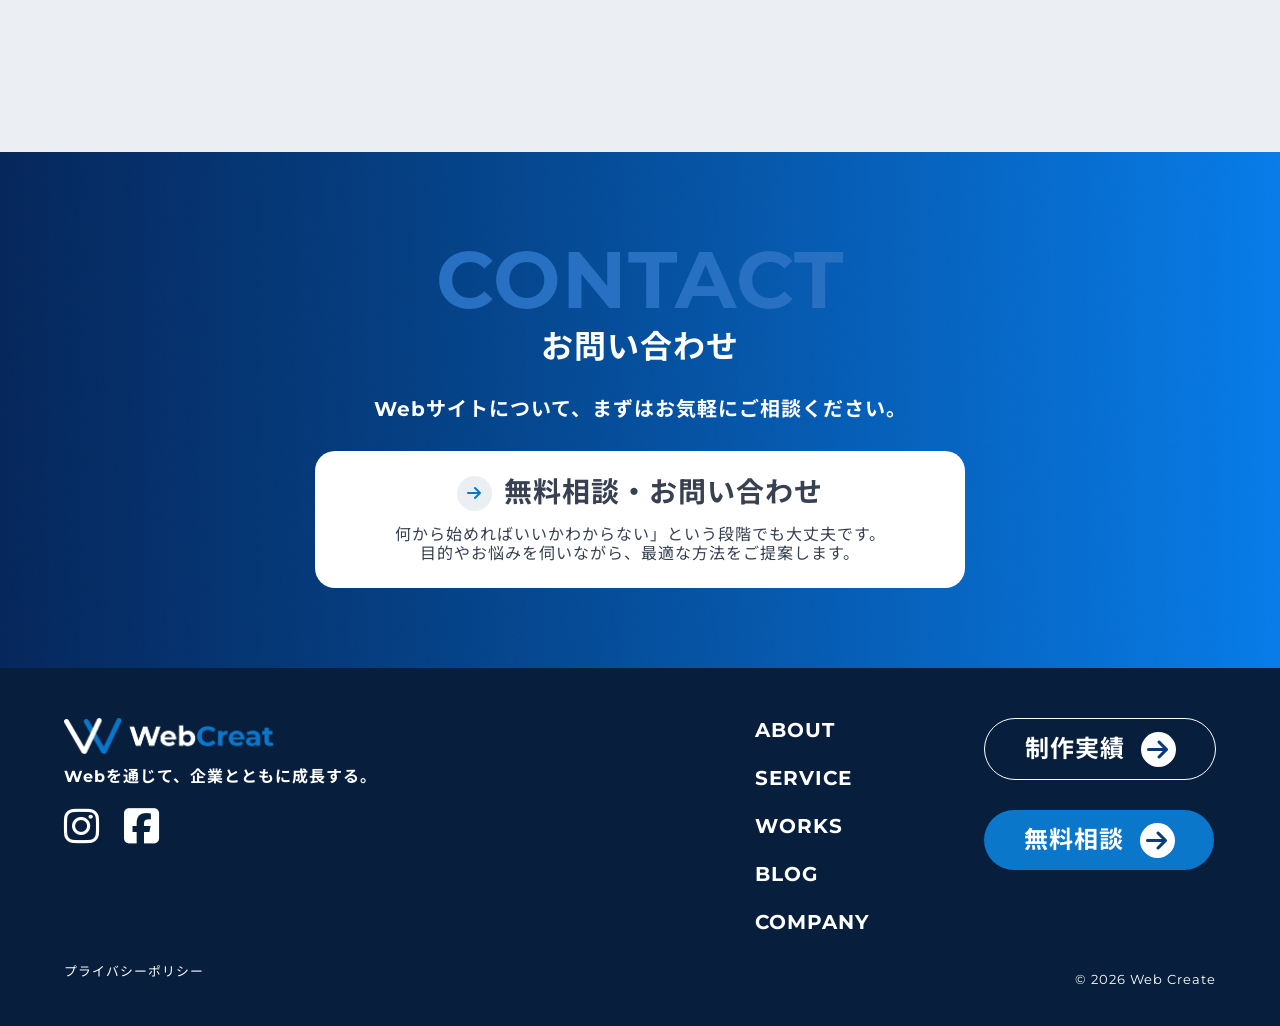
<file: archive-info.html>
<!DOCTYPE html>
<html lang="ja">
<head>
    <meta charset="UTF-8">

    <meta name="viewport" content="width=device-width, initial-scale=1.0">

    <title>WebCreat | 中小企業のためのWeb制作会社</title>

    <meta
        name="description"
        content="WebCreatは、中小企業の課題に寄り添い、Webサイト制作・WordPress構築・Webサイト改善・運用保守まで一貫してサポートするWeb制作会社です。"
    >

    <!-- OGP -->
    <meta property="og:title" content="WebCreat | 中小企業のためのWeb制作会社">
    <meta
        property="og:description"
        content="WebCreatは、中小企業の課題に寄り添い、成果につながるWebサイトをご提案するWeb制作会社です。"
    >
    <meta property="og:type" content="website">
    <meta property="og:url" content="本番環境URL">
    <meta property="og:image" content="本番環境URL/img/ogp.png">
    <meta property="og:site_name" content="WebCreat">
    <meta property="og:locale" content="ja_JP">

    <!-- favicon -->
    <link rel="icon" href="/img/fav.svg">

    <!-- Apple Touch Icon -->
    <link
        rel="apple-touch-icon"
        sizes="180x180"
        href="./img/apple-touch-icon.png"
    >

    <!-- Google Fonts -->
    <link rel="preconnect" href="https://fonts.googleapis.com">
    <link rel="preconnect" href="https://fonts.gstatic.com" crossorigin>

    <link
        href="https://fonts.googleapis.com/css2?family=Montserrat:wght@400;500;600;700&family=Noto+Sans+JP:wght@400;500;700&display=swap"
        rel="stylesheet"
    >

    <!-- Font Awesome -->
    <link
        rel="stylesheet"
        href="https://cdnjs.cloudflare.com/ajax/libs/font-awesome/6.7.2/css/all.min.css"
    >

    <!-- Swiper CSS -->
    <link
        rel="stylesheet"
        href="https://cdn.jsdelivr.net/npm/swiper/swiper-bundle.min.css"
    >

    <!-- CSS -->
    <link rel="stylesheet" href="./css/style.css">

    <!-- Swiper JS -->
    <script
        src="https://cdn.jsdelivr.net/npm/swiper/swiper-bundle.min.js"
        defer
    ></script>

    <!-- Original JS -->
    <script src="./js/hamburger.js" defer></script>
    <script src="./js/fade.js" defer></script>

</head>
<body class="post-type-archive-info">
    <!-- ここからheader -->
    <header class="header" id="header">
        <div class="header-wrap">
            <h1 class="header-wrap__logo">
                <a href="index.html">
                    <img src="img/headerlogo.png" alt="WebCreat">
                </a>
            </h1>
            <div class="header-wrap__contact">
                <a href="contact.html">CONTACT</a>
            </div>
            <button class="header-wrap__hamburger js-hamburger" id="menuBtn" aria-label="メニューを開く">
                <span></span>
                <span></span>
                <span></span>
            </button>
            <nav class="header-wrap__navi">
                <ul class="header-wrap__navi__menu">
                    <li><a href="about.html">ABOUT</a></li>
                    <li><a href="service.html">SERVICE</a></li>
                    <li><a href="archive-work.html">WORKS</a></li>
                    <li><a href="archive-info.html">BLOG</a></li>
                    <li><a href="company.html">COMPANY</a></li>
                    <li class="header-wrap__navi__menu__contact">
                        <a class="header-wrap__navi__menu__contact__btn" href="contact.html">CONTACT</a>
                    </li>
                </ul>
            </nav>
        </div>
    </header>
    <main>
    <!-- ここからfv -->
    <section class="top" id="top">
        <div class="top-wrap">
        <div class="top-wrap__body">
            <h2 class="top-wrap__body__ttl">BLOG/NEWS</h2>
            <h3 class="top-wrap__body__subttl">お役立ち情報・お知らせ</h3>

            <nav class="breadcrumb" aria-label="パンくずリスト">
                <ol class="breadcrumb__list">
                    <li class="breadcrumb__item">
                        <a href="index.html">ホーム</a>
                    </li>
                    <li class="breadcrumb__item" aria-current="page">
                        BLOG/NEWS
                    </li>
                </ol>
            </nav>
        </div>
        </div>
    </section>
    <!-- ここからinfo-->
    <section class="news" id="news" data-scroll="fade">
        <div class="news-wrap inner">
            <div class="news-wrap__con">

                <!-- カテゴリー -->
                <nav class="news-wrap__con__category" aria-label="カテゴリー">
                    <p class="news-wrap__con__category__ttl">CATEGORY</p>

                    <ul class="news-wrap__con__category__list">
                        <li>
                            <a href="#" class="news-wrap__con__category__list__link is-current">
                                すべて
                            </a>
                        </li>

                        <li>
                            <a href="#" class="news-wrap__con__category__list__link">
                                BLOG
                            </a>
                        </li>

                        <li>
                            <a href="single.html" class="news-wrap__con__category__list__link">
                                NEWS
                            </a>
                        </li>
                    </ul>
                </nav>


                <!-- 記事一覧 -->
                <div class="news-wrap__con__list">

                    <a href="single.html">
                        <div class="news-wrap__con__list__item">

                            <div class="news-wrap__con__list__item__img">
                                <img src="img/news.png" alt="夏季休暇">
                            </div>

                            <div class="news-wrap__con__list__item__box">

                                <div class="news-wrap__con__list__item__box__txt">
                                    <p class="news-wrap__con__list__item__box__txt__news">
                                        NEWS
                                    </p>

                                    <time datetime="2026-08-20">
                                        2026.08.20
                                    </time>
                                </div>

                                <p class="news-wrap__con__list__item__box__ttl">
                                    夏季休暇のお知らせ
                                </p>

                            </div>
                        </div>
                    </a>


                    <a href="#">
                        <div class="news-wrap__con__list__item">

                            <div class="news-wrap__con__list__item__img">
                                <img src="img/wordpress.png" alt="ワードプレス">
                            </div>

                            <div class="news-wrap__con__list__item__box">

                                <div class="news-wrap__con__list__item__box__txt">
                                    <p class="news-wrap__con__list__item__box__txt__blog">
                                        BLOG
                                    </p>

                                    <time datetime="2026-08-20">
                                        2026.08.20
                                    </time>
                                </div>

                                <p class="news-wrap__con__list__item__box__ttl">
                                    WordPressで更新しやすいサイトを作るメリット
                                </p>

                            </div>
                        </div>
                    </a>
                    <a href="#">
                        <div class="news-wrap__con__list__item">

                            <div class="news-wrap__con__list__item__img">
                                <img src="img/wordpress.png" alt="ワードプレス">
                            </div>

                            <div class="news-wrap__con__list__item__box">

                                <div class="news-wrap__con__list__item__box__txt">
                                    <p class="news-wrap__con__list__item__box__txt__blog">
                                        BLOG
                                    </p>

                                    <time datetime="2026-08-20">
                                        2026.08.20
                                    </time>
                                </div>

                                <p class="news-wrap__con__list__item__box__ttl">
                                    WordPressで更新しやすいサイトを作るメリット
                                </p>

                            </div>
                        </div>
                    </a>
                    <a href="#">
                        <div class="news-wrap__con__list__item">

                            <div class="news-wrap__con__list__item__img">
                                <img src="img/wordpress.png" alt="ワードプレス">
                            </div>

                            <div class="news-wrap__con__list__item__box">

                                <div class="news-wrap__con__list__item__box__txt">
                                    <p class="news-wrap__con__list__item__box__txt__blog">
                                        BLOG
                                    </p>

                                    <time datetime="2026-08-20">
                                        2026.08.20
                                    </time>
                                </div>

                                <p class="news-wrap__con__list__item__box__ttl">
                                    WordPressで更新しやすいサイトを作るメリット
                                </p>

                            </div>
                        </div>
                    </a>
                    <a href="#">
                        <div class="news-wrap__con__list__item">

                            <div class="news-wrap__con__list__item__img">
                                <img src="img/wordpress.png" alt="ワードプレス">
                            </div>

                            <div class="news-wrap__con__list__item__box">

                                <div class="news-wrap__con__list__item__box__txt">
                                    <p class="news-wrap__con__list__item__box__txt__blog">
                                        BLOG
                                    </p>

                                    <time datetime="2026-08-20">
                                        2026.08.20
                                    </time>
                                </div>

                                <p class="news-wrap__con__list__item__box__ttl">
                                    WordPressで更新しやすいサイトを作るメリット
                                </p>

                            </div>
                        </div>
                    </a>

                </div>


                <!-- ページネーション -->
                <nav class="pagination" aria-label="ページネーション">
                    <ul class="pagination__list">

                        <li class="pagination__item">
                            <a
                                href="#"
                                class="pagination__link pagination__link--prev"
                                aria-label="前のページ"
                            >
                                &lt;
                            </a>
                        </li>

                        <li class="pagination__item">
                            <a
                                href="#"
                                class="pagination__link is-current"
                                aria-current="page"
                            >
                                1
                            </a>
                        </li>

                        <li class="pagination__item">
                            <a href="#" class="pagination__link">
                                2
                            </a>
                        </li>

                        <li class="pagination__item">
                            <a
                                href="#"
                                class="pagination__link pagination__link--next"
                                aria-label="次のページ"
                            >
                                &gt;
                            </a>
                        </li>

                    </ul>
                </nav>

            </div>
        </div>
    </section>
    <!-- ここからcontact -->
    <section class="contact" id="contact">
            <div class="contact-wrap inner">
                <div class="contact-wrap__con">
                    <div class="contact-wrap__con__ttl">
                        <div class="contact-wrap__con__ttl__txt">
                            <div class="contact-wrap__con__ttl__txt__heading">
                                <h2 class="section-ttl section-ttl--soft">CONTACT</h2>
                                <h3 class="section-subttl section-subttl--white">お問い合わせ </h3>
                            </div>
                            <p class="contact-wrap__con__ttl__txt__des">Webサイトについて、まずはお気軽にご相談ください。</p>
                        </div>
                    </div>
                    <div class="contact-wrap__con__list">
                        <a href="contact.html">
                            <div class="contact-wrap__con__list__item">
                                <i class="fa-solid fa-arrow-right" aria-hidden="true"></i>
                                <h4 class="contact-wrap__con__list__item__ttl">無料相談・お問い合わせ</h4>
                            </div>
                            <p class="contact-wrap__con__list__des">何から始めればいいかわからない」という段階でも大丈夫です。<br>
                                目的やお悩みを伺いながら、最適な方法をご提案します。</p>
                        </a>
                    </div>
                </div>
            </div>

    </section>
    </main>
    <!-- これからfooter -->
    <footer class="footer" id="footer">
        <div class="footer-wrap inner02">
            <div class="footer-wrap__con">
                <div class="footer-wrap__con__brand">
                    <div class="footer-wrap__con__brand__logo">
                        <a href="index.html">
                            <img src="img/footerlogo.png" alt="WebCreat">
                        </a>
                    </div>
                    <p class="footer-wrap__con__brand__ttl">Webを通じて、企業とともに成長する。</p>
                    <div class="footer-wrap__con__brand__sns">

                        <a
                            href="https://www.instagram.com/"
                            class="footer-wrap__con__brand__sns__link"
                            aria-label="Instagram"
                            target="_blank"
                            rel="noopener noreferrer"
                        >
                            <i class="fa-brands fa-instagram"></i>
                        </a>

                        <a
                            href="https://www.facebook.com/"
                            class="footer-wrap__con__brand__sns__link"
                            aria-label="Facebook"
                            target="_blank"
                            rel="noopener noreferrer"
                        >
                            <i class="fa-brands fa-square-facebook"></i>
                        </a>

                    </div>
                </div>
                <div class="footer-wrap__con__item">
                    <nav class="footer-wrap__con__item__navi">
                        <ul class="footer-wrap__con__item__navi__menu">
                            <li><a href="about.html">ABOUT</a></li>
                            <li><a href="service.html">SERVICE</a></li>
                            <li><a href="archive-work.html">WORKS</a></li>
                            <li><a href="archive-info.html">BLOG</a></li>
                            <li><a href="company.html">COMPANY</a></li>
                        </ul>
                    </nav>
                    <div class="footer-wrap__con__item__btn">
                        <div class="footer-wrap__con__box">
                            <a  class="btn03" href="archive-work.html">制作実績
                                <i class="fa-solid fa-arrow-right" aria-hidden="true"></i>
                            </a>
                        </div>
                        <div class="footer-wrap__con__box">
                            <a class="btn02" href="contact.html">無料相談
                                <i class="fa-solid fa-arrow-right" aria-hidden="true"></i>
                            </a>
                        </div>
                    </div>
                </div>

            </div>
            <div class="footer-wrap__small">
                <a href="privacypolicy.html">プライバシーポリシー</a>
                <small>© 2026 Web Create</small>
            </div>
        </div>
    </footer>
</body>
</html>
</file>
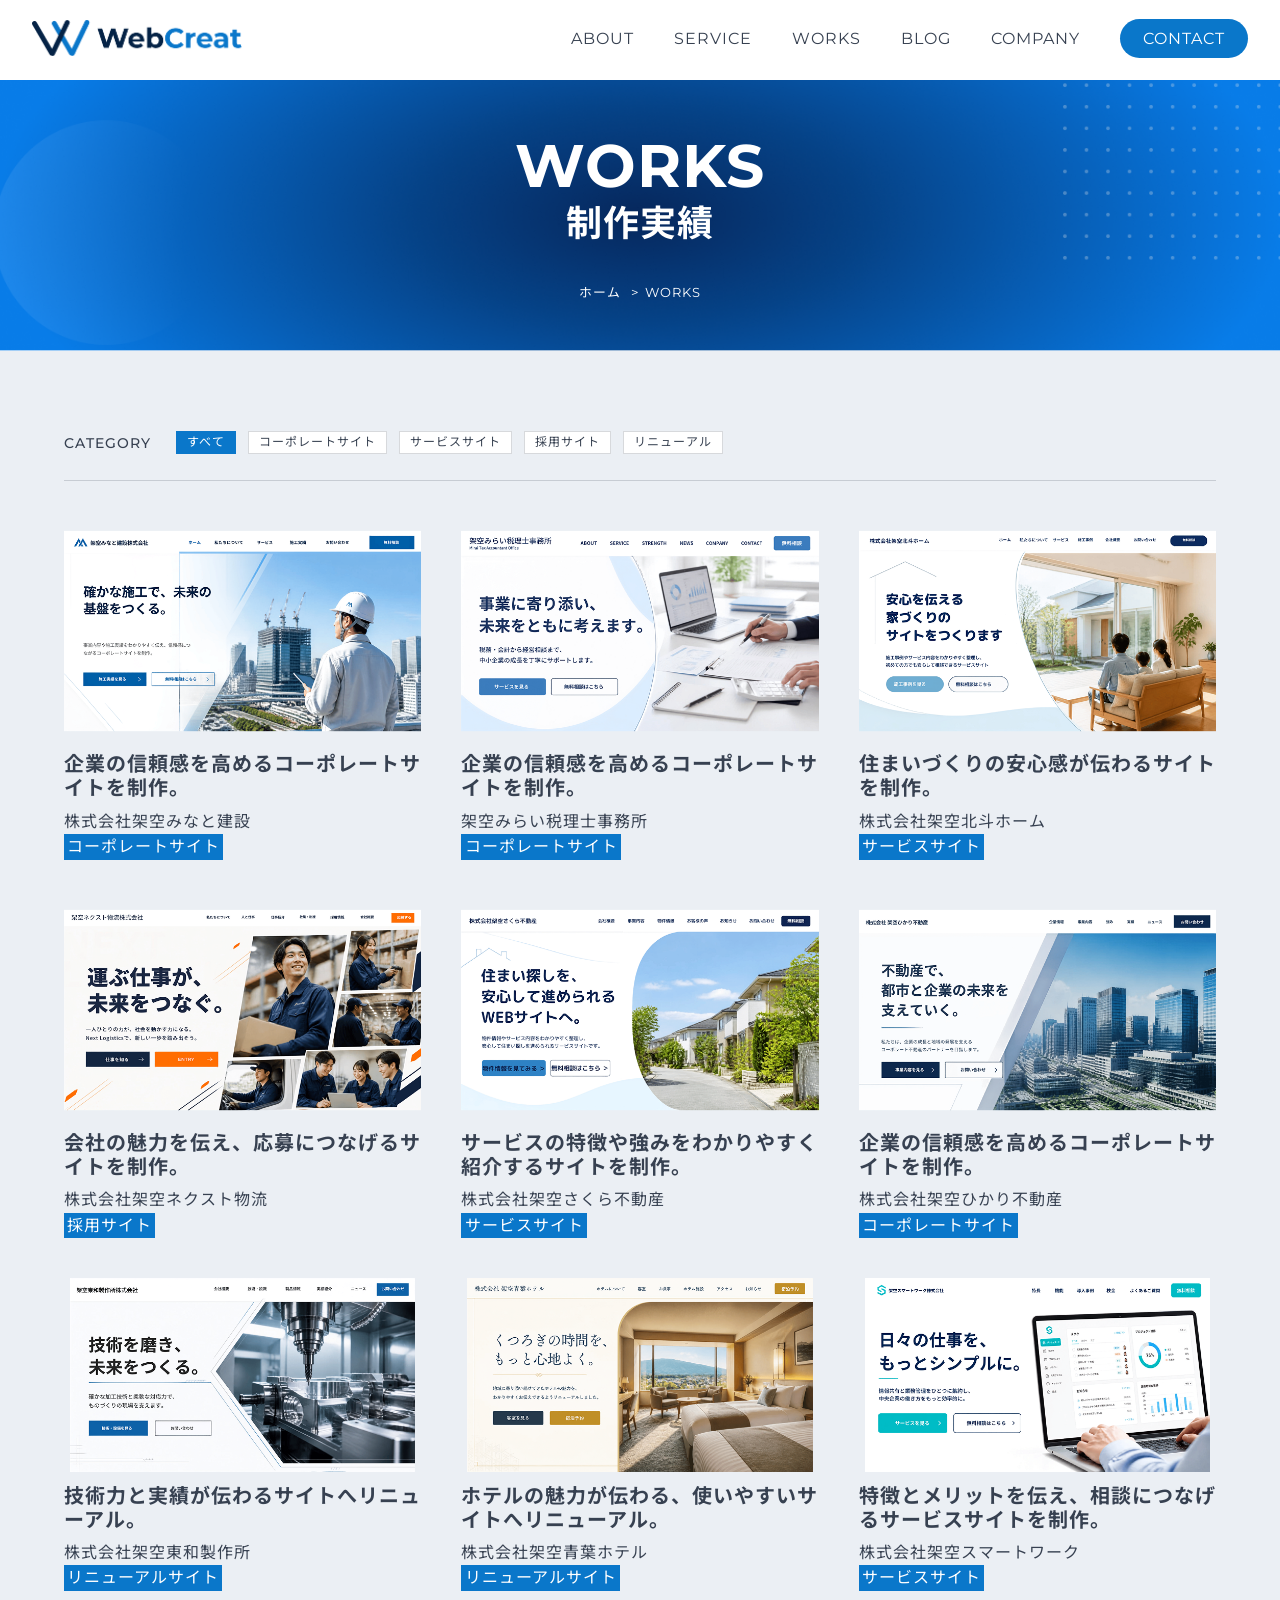
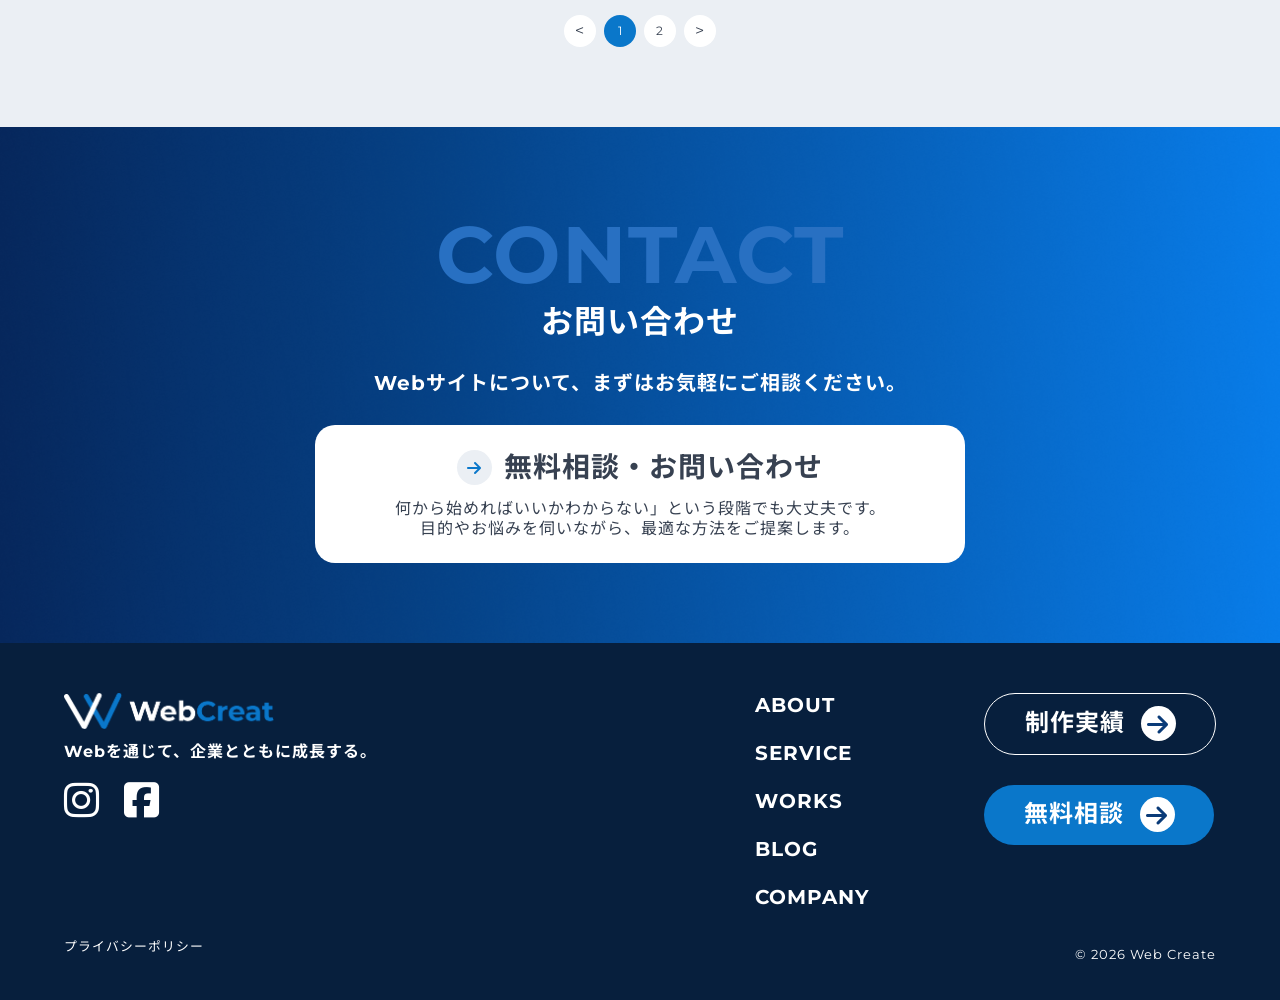
<file: archive-work.html>
<!DOCTYPE html>
<html lang="ja">
<head>
    <meta charset="UTF-8">

    <meta name="viewport" content="width=device-width, initial-scale=1.0">

    <title>WebCreat | 中小企業のためのWeb制作会社</title>

    <meta
        name="description"
        content="WebCreatは、中小企業の課題に寄り添い、Webサイト制作・WordPress構築・Webサイト改善・運用保守まで一貫してサポートするWeb制作会社です。"
    >

    <!-- OGP -->
    <meta property="og:title" content="WebCreat | 中小企業のためのWeb制作会社">
    <meta
        property="og:description"
        content="WebCreatは、中小企業の課題に寄り添い、成果につながるWebサイトをご提案するWeb制作会社です。"
    >
    <meta property="og:type" content="website">
    <meta property="og:url" content="本番環境URL">
    <meta property="og:image" content="本番環境URL/img/ogp.png">
    <meta property="og:site_name" content="WebCreat">
    <meta property="og:locale" content="ja_JP">

    <!-- favicon -->
    <link rel="icon" href="/img/fav.svg">

    <!-- Apple Touch Icon -->
    <link
        rel="apple-touch-icon"
        sizes="180x180"
        href="./img/apple-touch-icon.png"
    >

    <!-- Google Fonts -->
    <link rel="preconnect" href="https://fonts.googleapis.com">
    <link rel="preconnect" href="https://fonts.gstatic.com" crossorigin>

    <link
        href="https://fonts.googleapis.com/css2?family=Montserrat:wght@400;500;600;700&family=Noto+Sans+JP:wght@400;500;700&display=swap"
        rel="stylesheet"
    >

    <!-- Font Awesome -->
    <link
        rel="stylesheet"
        href="https://cdnjs.cloudflare.com/ajax/libs/font-awesome/6.7.2/css/all.min.css"
    >

    <!-- Swiper CSS -->
    <link
        rel="stylesheet"
        href="https://cdn.jsdelivr.net/npm/swiper/swiper-bundle.min.css"
    >

    <!-- CSS -->
    <link rel="stylesheet" href="./css/style.css">

    <!-- Swiper JS -->
    <script
        src="https://cdn.jsdelivr.net/npm/swiper/swiper-bundle.min.js"
        defer
    ></script>

    <!-- Original JS -->
    <script src="./js/hamburger.js" defer></script>
    <script src="./js/fade.js" defer></script>

</head>
    <body class="post-type-archive-work">
        <!-- ここからheader -->
        <header class="header" id="header">
            <div class="header-wrap">
                <h1 class="header-wrap__logo">
                    <a href="index.html">
                        <img src="img/headerlogo.png" alt="WebCreat">
                    </a>
                </h1>
                <div class="header-wrap__contact">
                    <a href="contact.html">CONTACT</a>
                </div>
                <button class="header-wrap__hamburger js-hamburger" id="menuBtn" aria-label="メニューを開く">
                    <span></span>
                    <span></span>
                    <span></span>
                </button>
                <nav class="header-wrap__navi">
                    <ul class="header-wrap__navi__menu">
                        <li><a href="about.html">ABOUT</a></li>
                        <li><a href="service.html">SERVICE</a></li>
                        <li><a href="archive-work.html">WORKS</a></li>
                        <li><a href="archive-info.html">BLOG</a></li>
                        <li><a href="company.html">COMPANY</a></li>
                        <li class="header-wrap__navi__menu__contact">
                            <a class="header-wrap__navi__menu__contact__btn" href="contact.html">CONTACT</a>
                        </li>
                    </ul>
                </nav>
            </div>
        </header>
        <main>
        <!-- ここからfv -->
        <section class="top" id="top">
            <div class="top-wrap">
            <div class="top-wrap__body">
                <h2 class="top-wrap__body__ttl">WORKS</h2>
                <h3 class="top-wrap__body__subttl">制作実績</h3>

                <nav class="breadcrumb" aria-label="パンくずリスト">
                    <ol class="breadcrumb__list">
                        <li class="breadcrumb__item">
                            <a href="index.html">ホーム</a>
                        </li>
                        <li class="breadcrumb__item" aria-current="page">
                            WORKS
                        </li>
                    </ol>
                </nav>
            </div>
            </div>
        </section>
        <!-- ここからworks-->
        <section class="work01" id="work01">
            <div class="work01-wrap inner">
                <div class="work01-wrap__con">

                    <!-- カテゴリー -->
                    <nav class="work01-wrap__con__category" aria-label="カテゴリー">
                        <p class="work01-wrap__con__category__ttl">CATEGORY</p>

                        <ul class="work01-wrap__con__category__list">
                            <li>
                                <a href="#" class="work01-wrap__con__category__list__link is-current">
                                    すべて
                                </a>
                            </li>

                            <li>
                                <a href="#" class="work01-wrap__con__category__list__link">
                                    コーポレートサイト
                                </a>
                            </li>

                            <li>
                                <a href="#" class="work01-wrap__con__category__list__link">
                                    サービスサイト
                                </a>
                            </li>
                            <li>
                                <a href="#" class="work01-wrap__con__category__list__link">
                                    採用サイト
                                </a>
                            </li>
                            <li>
                                <a href="#" class="work01-wrap__con__category__list__link">
                                    リニューアル
                                </a>
                            </li>
                        </ul>
                    </nav>

                    <!-- 制作実績一覧 -->
                    <ul class="work01-wrap__con__list">
                        <li class="work01-wrap__con__list__item" data-scroll="fade">
                            <a href="single-work.html">
                                <div class="work01-wrap__con__list__item__img">
                                    <img src="./img/works01.png" alt="制作実績みなと建設">
                                </div>
                                <h4 class="work01-wrap__con__list__item__ttl">企業の信頼感を高めるコーポレートサイトを制作。</h4>
                                <p class="work01-wrap__con__list__item__name">株式会社架空みなと建設</p>
                                <p class="work01-wrap__con__list__item__site">コーポレートサイト</p>
                            </a>
                        </li>
                        <li class="work01-wrap__con__list__item" data-scroll="fade">
                            <a href="#">
                                <div class="work01-wrap__con__list__item__img">
                                    <img src="./img/work02.png" alt="制作実績架空みらい税理士事務所">
                                </div>
                                <h4 class="work01-wrap__con__list__item__ttl">企業の信頼感を高めるコーポレートサイトを制作。</h4>
                                <p class="work01-wrap__con__list__item__name">架空みらい税理士事務所</p>
                                <p class="work01-wrap__con__list__item__site">コーポレートサイト</p>
                            </a>
                        </li>
                        <li class="work01-wrap__con__list__item" data-scroll="fade">
                            <a href="#">
                                <div class="work01-wrap__con__list__item__img">
                                    <img src="./img/work03.png" alt="制作実績株式会社架空北斗ホーム">
                                </div>
                                <h4 class="work01-wrap__con__list__item__ttl">住まいづくりの安心感が伝わるサイトを制作。</h4>
                                <p class="work01-wrap__con__list__item__name">株式会社架空北斗ホーム</p>
                                <p class="work01-wrap__con__list__item__site">サービスサイト</p>
                            </a>
                        </li>
                        <li class="work01-wrap__con__list__item" data-scroll="fade">
                            <a href="#">
                                <div class="work01-wrap__con__list__item__img">
                                    <img src="./img/work04.png" alt="制作実績株式会社架空ネクスト物流">
                                </div>
                                <h4 class="work01-wrap__con__list__item__ttl">会社の魅力を伝え、応募につなげるサイトを制作。</h4>
                                <p class="work01-wrap__con__list__item__name">株式会社架空ネクスト物流</p>
                                <p class="work01-wrap__con__list__item__site">採用サイト</p>
                            </a>
                        </li>
                        <li class="work01-wrap__con__list__item" data-scroll="fade">
                            <a href="#">
                                <div class="work01-wrap__con__list__item__img">
                                    <img src="./img/work05.png" alt="制作実績株式会社架空さくら不動産">
                                </div>
                                <h4 class="work01-wrap__con__list__item__ttl">サービスの特徴や強みをわかりやすく紹介するサイトを制作。</h4>
                                <p class="work01-wrap__con__list__item__name">株式会社架空さくら不動産</p>
                                <p class="work01-wrap__con__list__item__site">サービスサイト</p>
                            </a>
                        </li>
                        <li class="work01-wrap__con__list__item" data-scroll="fade">
                            <a href="#">
                                <div class="work01-wrap__con__list__item__img">
                                    <img src="./img/work06.png" alt="制作実績株式会社架空ひかり不動産">
                                </div>
                                <h4 class="work01-wrap__con__list__item__ttl">企業の信頼感を高めるコーポレートサイトを制作。</h4>
                                <p class="work01-wrap__con__list__item__name">株式会社架空ひかり不動産</p>
                                <p class="work01-wrap__con__list__item__site">コーポレートサイト</p>
                            </a>
                        </li>
                        <li class="work01-wrap__con__list__item" data-scroll="fade">
                            <a href="#">
                                <div class="work01-wrap__con__list__item__img">
                                    <img src="./img/work07.png" alt="制作実績株式会社架空東和製作所">
                                </div>
                                <h4 class="work01-wrap__con__list__item__ttl">技術力と実績が伝わるサイトへリニューアル。</h4>
                                <p class="work01-wrap__con__list__item__name">株式会社架空東和製作所</p>
                                <p class="work01-wrap__con__list__item__site">リニューアルサイト</p>
                            </a>
                        </li>
                        <li class="work01-wrap__con__list__item" data-scroll="fade">
                            <a href="#">
                                <div class="work01-wrap__con__list__item__img">
                                    <img src="./img/work08.png" alt="制作実績株式会社架空青葉ホテル">
                                </div>
                                <h4 class="work01-wrap__con__list__item__ttl">ホテルの魅力が伝わる、使いやすいサイトへリニューアル。</h4>
                                <p class="work01-wrap__con__list__item__name">株式会社架空青葉ホテル</p>
                                <p class="work01-wrap__con__list__item__site">リニューアルサイト</p>
                            </a>
                        </li>
                        <li class="work01-wrap__con__list__item"data-scroll="fade">
                            <a href="#">
                                <div class="work01-wrap__con__list__item__img">
                                    <img src="./img/work09.png" alt="制作実績株式会社架空スマートワーク">
                                </div>
                                <h4 class="work01-wrap__con__list__item__ttl">特徴とメリットを伝え、相談につなげるサービスサイトを制作。</h4>
                                <p class="work01-wrap__con__list__item__name">株式会社架空スマートワーク</p>
                                <p class="work01-wrap__con__list__item__site">サービスサイト</p>
                            </a>
                        </li>

                    </ul>

                    <!-- ページネーション -->
                    <nav class="pagination" aria-label="ページネーション">
                        <ul class="pagination__list">

                            <li class="pagination__item">
                                <a
                                    href="#"
                                    class="pagination__link pagination__link--prev"
                                    aria-label="前のページ"
                                >
                                    &lt;
                                </a>
                            </li>

                            <li class="pagination__item">
                                <a
                                    href="#"
                                    class="pagination__link is-current"
                                    aria-current="page"
                                >
                                    1
                                </a>
                            </li>

                            <li class="pagination__item">
                                <a href="#" class="pagination__link">
                                    2
                                </a>
                            </li>

                            <li class="pagination__item">
                                <a
                                    href="#"
                                    class="pagination__link pagination__link--next"
                                    aria-label="次のページ"
                                >
                                    &gt;
                                </a>
                            </li>

                        </ul>
                    </nav>

                </div>
            </div>
        </section>
        <!-- ここからcontact -->
        <section class="contact" id="contact">
                <div class="contact-wrap inner">
                    <div class="contact-wrap__con">
                        <div class="contact-wrap__con__ttl">
                            <div class="contact-wrap__con__ttl__txt">
                                <div class="contact-wrap__con__ttl__txt__heading">
                                    <h2 class="section-ttl section-ttl--soft">CONTACT</h2>
                                    <h3 class="section-subttl section-subttl--white">お問い合わせ </h3>
                                </div>
                                <p class="contact-wrap__con__ttl__txt__des">Webサイトについて、まずはお気軽にご相談ください。</p>
                            </div>
                        </div>
                        <div class="contact-wrap__con__list">
                            <a href="contact.html">
                                <div class="contact-wrap__con__list__item">
                                    <i class="fa-solid fa-arrow-right" aria-hidden="true"></i>
                                    <h4 class="contact-wrap__con__list__item__ttl">無料相談・お問い合わせ</h4>
                                </div>
                                <p class="contact-wrap__con__list__des">何から始めればいいかわからない」という段階でも大丈夫です。<br>
                                    目的やお悩みを伺いながら、最適な方法をご提案します。</p>
                            </a>
                        </div>
                    </div>
                </div>

        </section>
        </main>
        <!-- これからfooter -->
        <footer class="footer" id="footer">
            <div class="footer-wrap inner02">
                <div class="footer-wrap__con">
                    <div class="footer-wrap__con__brand">
                        <div class="footer-wrap__con__brand__logo">
                            <a href="index.html">
                                <img src="img/footerlogo.png" alt="WebCreat">
                            </a>
                        </div>
                        <p class="footer-wrap__con__brand__ttl">Webを通じて、企業とともに成長する。</p>
                        <div class="footer-wrap__con__brand__sns">

                            <a
                                href="https://www.instagram.com/"
                                class="footer-wrap__con__brand__sns__link"
                                aria-label="Instagram"
                                target="_blank"
                                rel="noopener noreferrer"
                            >
                                <i class="fa-brands fa-instagram"></i>
                            </a>

                            <a
                                href="https://www.facebook.com/"
                                class="footer-wrap__con__brand__sns__link"
                                aria-label="Facebook"
                                target="_blank"
                                rel="noopener noreferrer"
                            >
                                <i class="fa-brands fa-square-facebook"></i>
                            </a>

                        </div>
                    </div>
                    <div class="footer-wrap__con__item">
                        <nav class="footer-wrap__con__item__navi">
                            <ul class="footer-wrap__con__item__navi__menu">
                                <li><a href="about.html">ABOUT</a></li>
                                <li><a href="service.html">SERVICE</a></li>
                                <li><a href="archive-work.html">WORKS</a></li>
                                <li><a href="archive-info.html">BLOG</a></li>
                                <li><a href="company.html">COMPANY</a></li>
                            </ul>
                        </nav>
                        <div class="footer-wrap__con__item__btn">
                            <div class="footer-wrap__con__box">
                                <a  class="btn03" href="archive-work.html">制作実績
                                    <i class="fa-solid fa-arrow-right" aria-hidden="true"></i>
                                </a>
                            </div>
                            <div class="footer-wrap__con__box">
                                <a class="btn02" href="contact.html">無料相談
                                    <i class="fa-solid fa-arrow-right" aria-hidden="true"></i>
                                </a>
                            </div>
                        </div>
                    </div>

                </div>
                <div class="footer-wrap__small">
                    <a href="privacypolicy.html">プライバシーポリシー</a>
                    <small>© 2026 Web Create</small>
                </div>
            </div>
        </footer>
    </body>
</html>
</file>
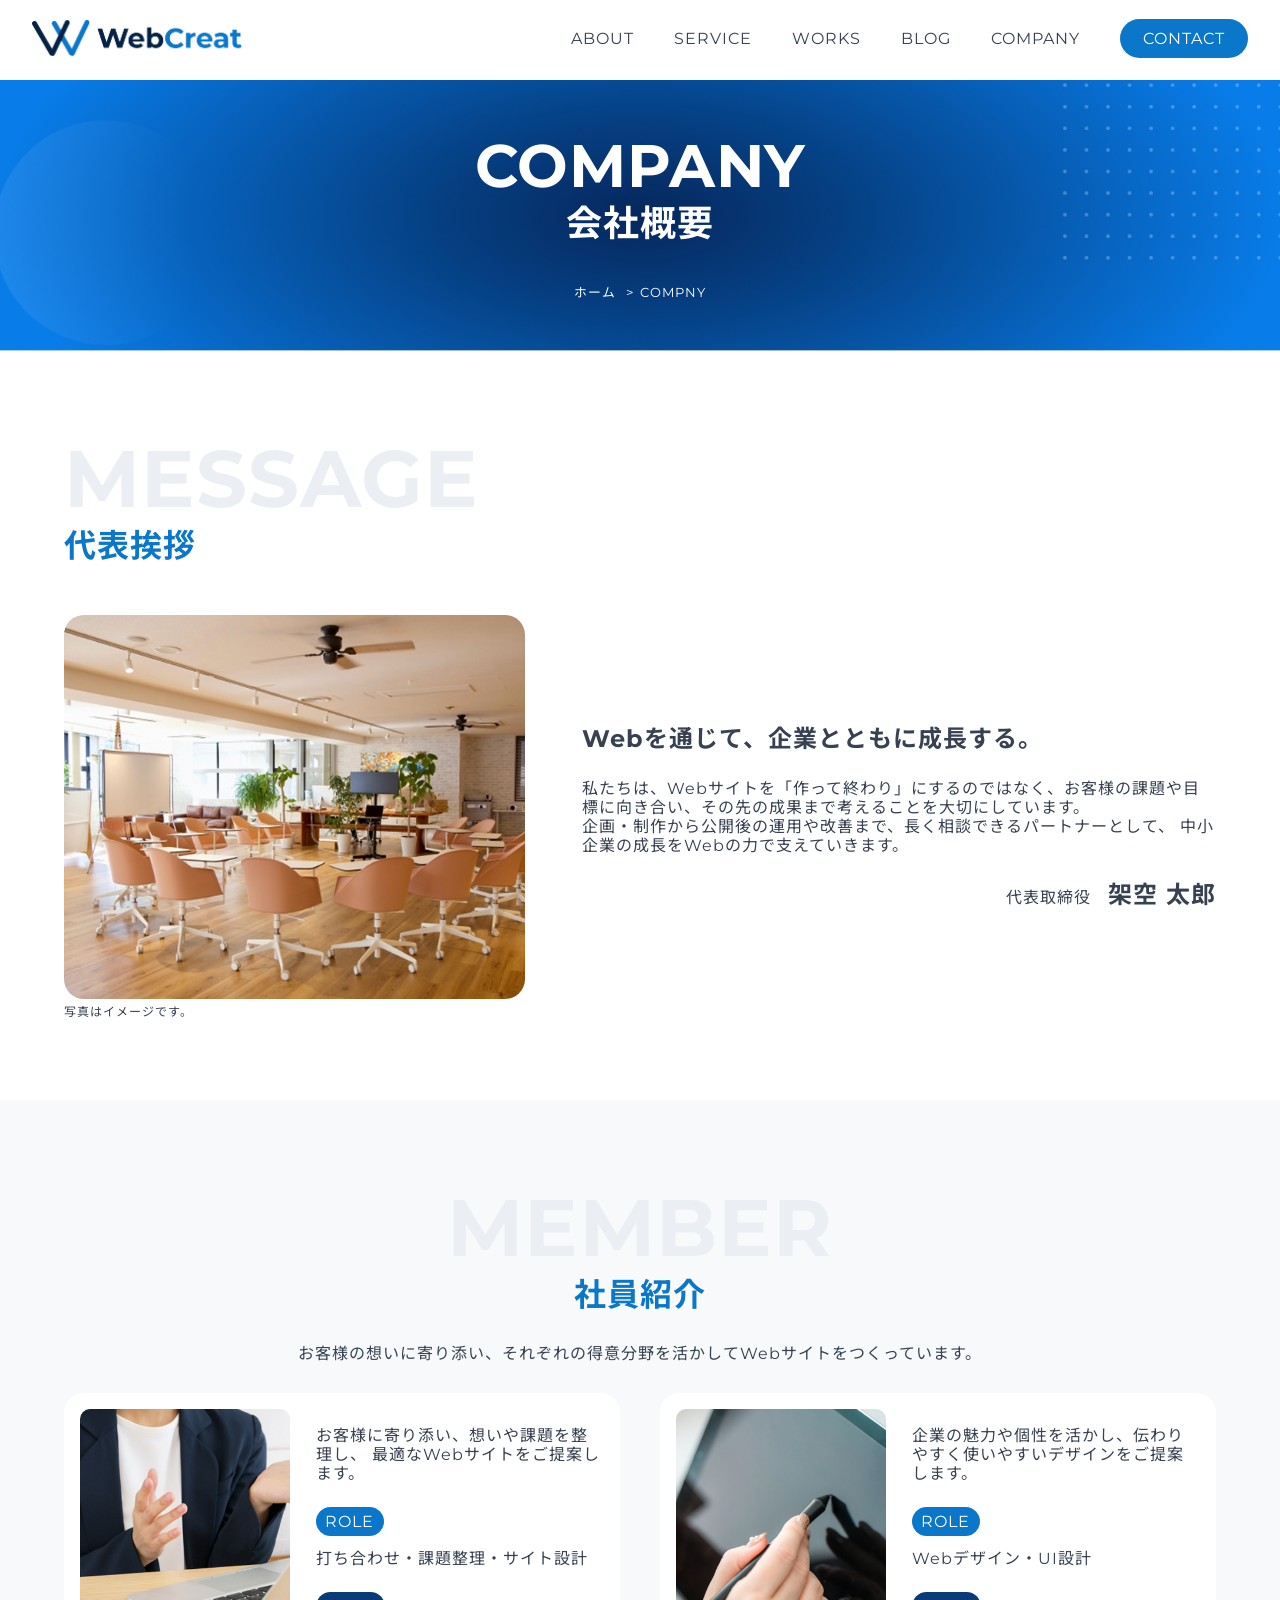
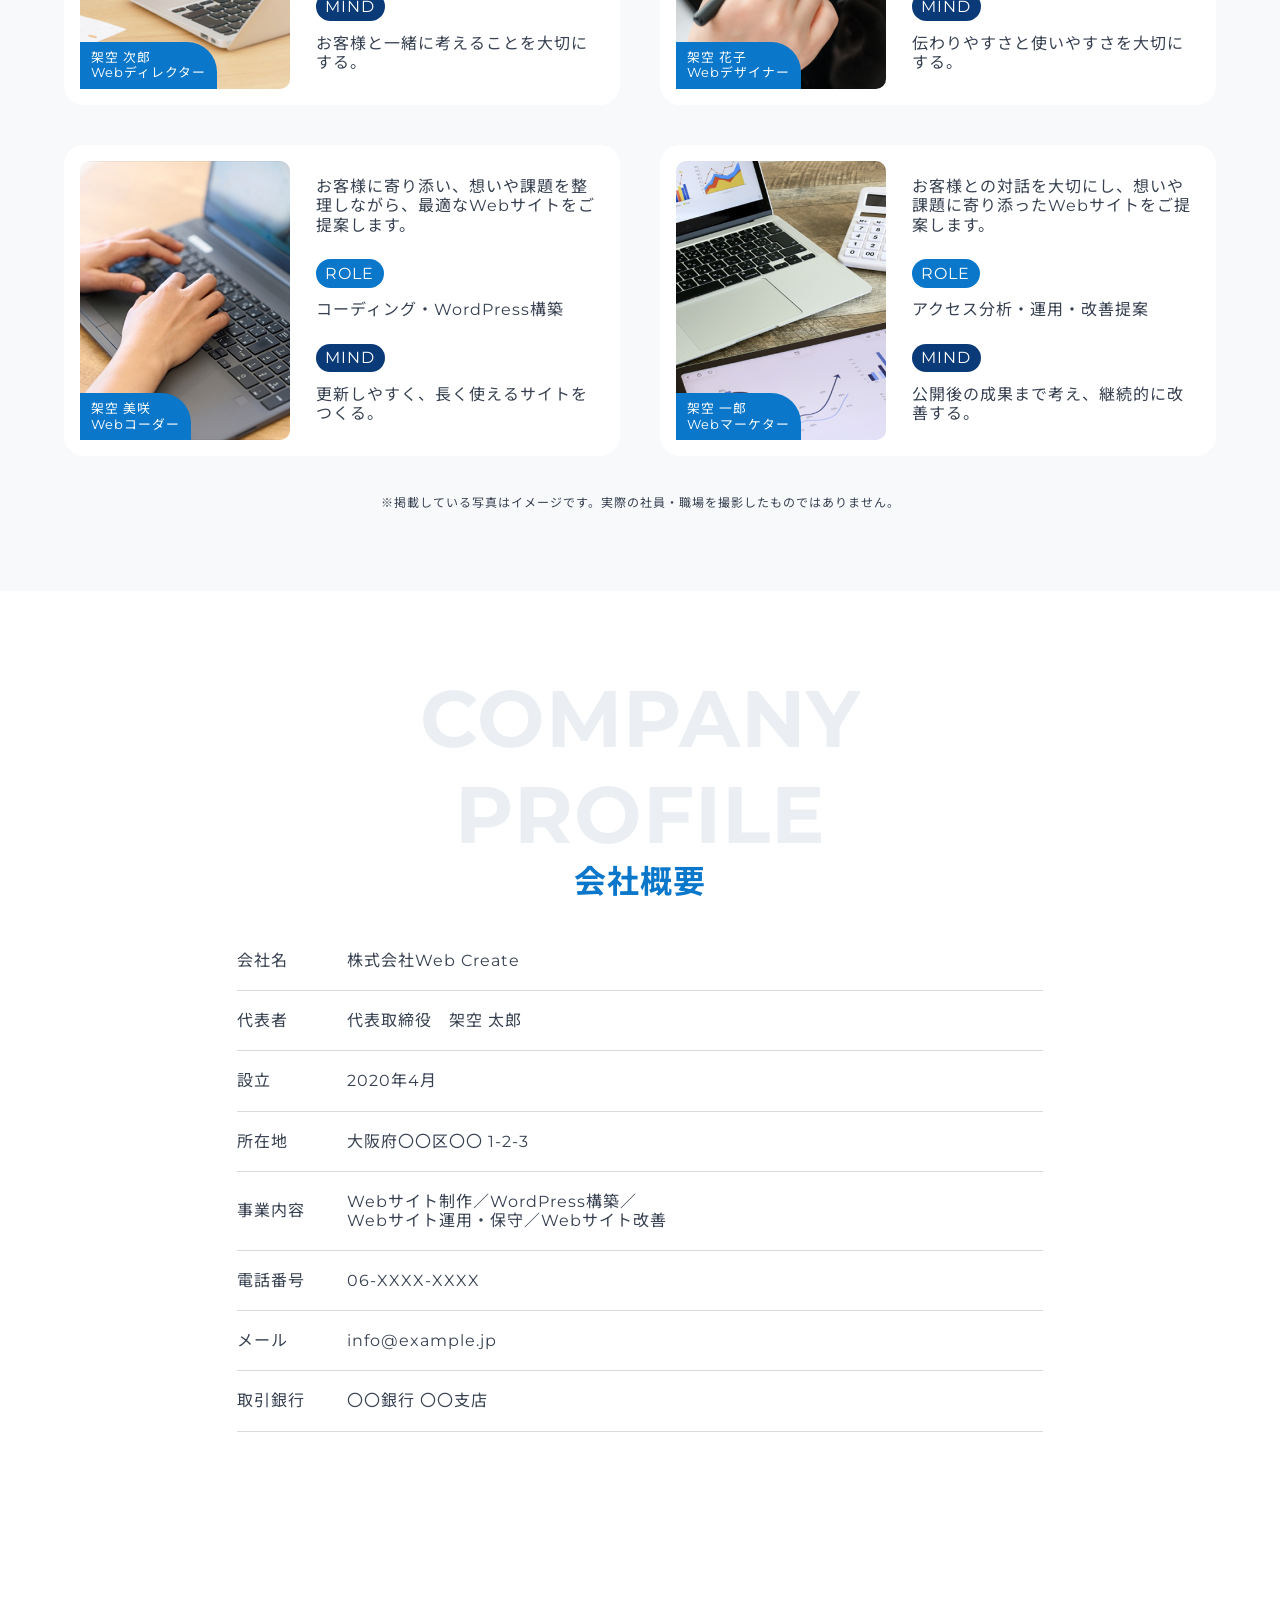
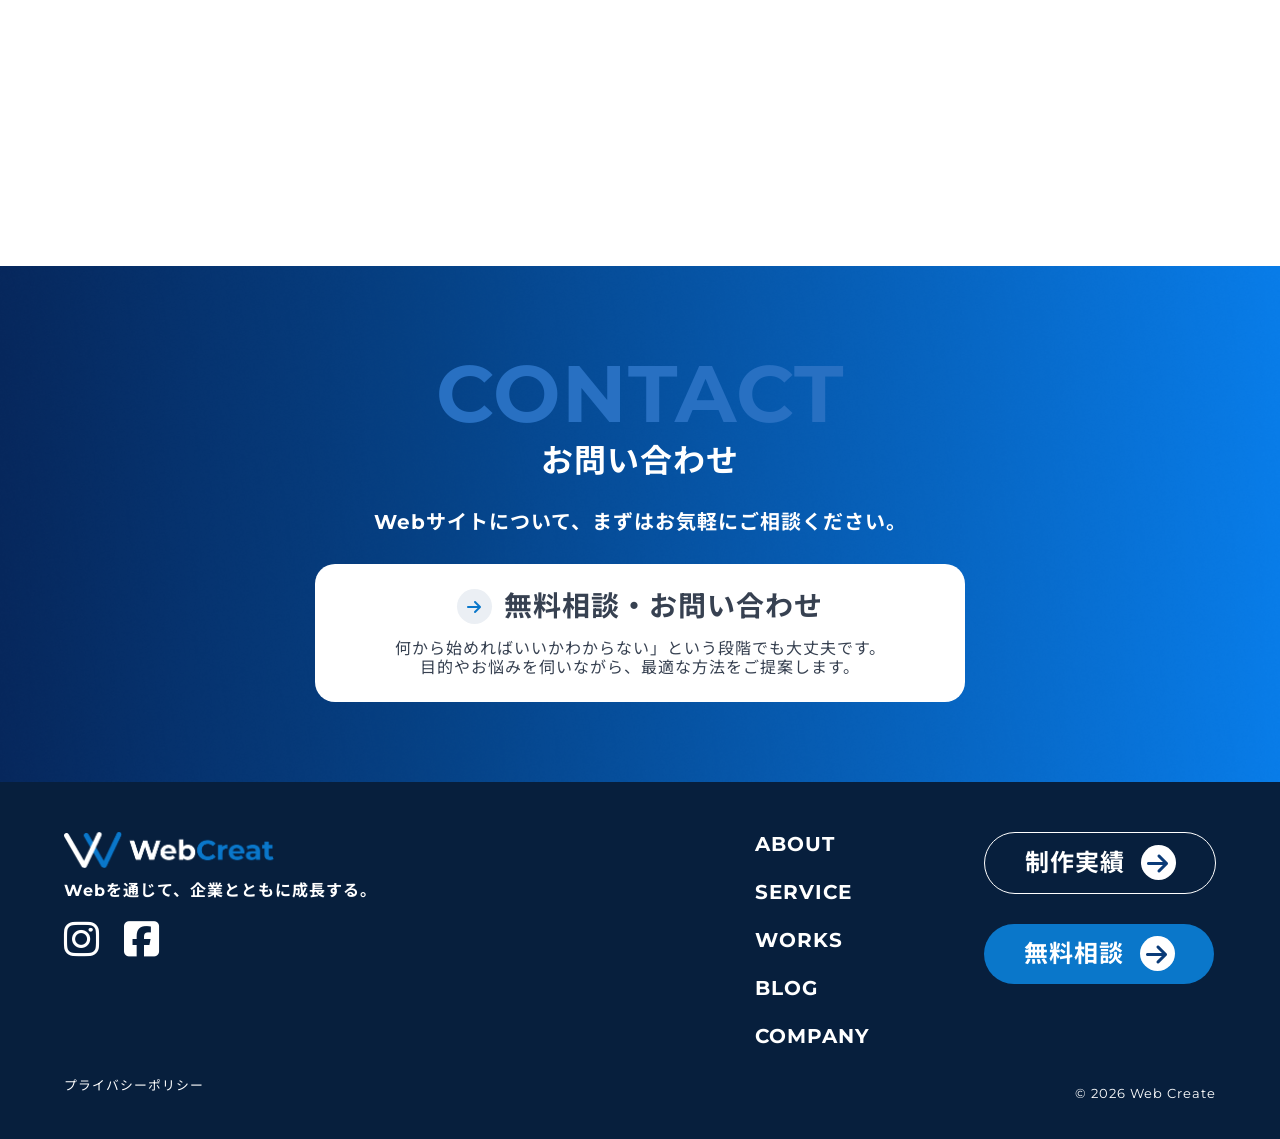
<file: company.html>
<!DOCTYPE html>
<html lang="ja">
<head>
    <meta charset="UTF-8">

    <meta name="viewport" content="width=device-width, initial-scale=1.0">

    <title>WebCreat | 中小企業のためのWeb制作会社</title>

    <meta
        name="description"
        content="WebCreatは、中小企業の課題に寄り添い、Webサイト制作・WordPress構築・Webサイト改善・運用保守まで一貫してサポートするWeb制作会社です。"
    >

    <!-- OGP -->
    <meta property="og:title" content="WebCreat | 中小企業のためのWeb制作会社">
    <meta
        property="og:description"
        content="WebCreatは、中小企業の課題に寄り添い、成果につながるWebサイトをご提案するWeb制作会社です。"
    >
    <meta property="og:type" content="website">
    <meta property="og:url" content="本番環境URL">
    <meta property="og:image" content="本番環境URL/img/ogp.png">
    <meta property="og:site_name" content="WebCreat">
    <meta property="og:locale" content="ja_JP">

    <!-- favicon -->
    <link rel="icon" href="/img/fav.svg">

    <!-- Apple Touch Icon -->
    <link
        rel="apple-touch-icon"
        sizes="180x180"
        href="./img/apple-touch-icon.png"
    >

    <!-- Google Fonts -->
    <link rel="preconnect" href="https://fonts.googleapis.com">
    <link rel="preconnect" href="https://fonts.gstatic.com" crossorigin>

    <link
        href="https://fonts.googleapis.com/css2?family=Montserrat:wght@400;500;600;700&family=Noto+Sans+JP:wght@400;500;700&display=swap"
        rel="stylesheet"
    >

    <!-- Font Awesome -->
    <link
        rel="stylesheet"
        href="https://cdnjs.cloudflare.com/ajax/libs/font-awesome/6.7.2/css/all.min.css"
    >

    <!-- Swiper CSS -->
    <link
        rel="stylesheet"
        href="https://cdn.jsdelivr.net/npm/swiper/swiper-bundle.min.css"
    >

    <!-- CSS -->
    <link rel="stylesheet" href="./css/style.css">

    <!-- Swiper JS -->
    <script
        src="https://cdn.jsdelivr.net/npm/swiper/swiper-bundle.min.js"
        defer
    ></script>

    <!-- Original JS -->
    <script src="./js/hamburger.js" defer></script>
    <script src="./js/fade.js" defer></script>

</head>
    <body class="company">
        <!-- ここからheader -->
        <header class="header" id="header">
            <div class="header-wrap">
                <h1 class="header-wrap__logo">
                    <a href="index.html">
                        <img src="img/headerlogo.png" alt="WebCreat">
                    </a>
                </h1>
                <div class="header-wrap__contact">
                    <a href="contact.html">CONTACT</a>
                </div>
                <button class="header-wrap__hamburger js-hamburger" id="menuBtn" aria-label="メニューを開く">
                    <span></span>
                    <span></span>
                    <span></span>
                </button>
                <nav class="header-wrap__navi">
                    <ul class="header-wrap__navi__menu">
                        <li><a href="about.html">ABOUT</a></li>
                        <li><a href="service.html">SERVICE</a></li>
                        <li><a href="archive-work.html">WORKS</a></li>
                        <li><a href="archive-info.html">BLOG</a></li>
                        <li><a href="company.html">COMPANY</a></li>
                        <li class="header-wrap__navi__menu__contact">
                            <a class="header-wrap__navi__menu__contact__btn" href="contact.html">CONTACT</a>
                        </li>
                    </ul>
                </nav>
            </div>
        </header>
        <main>
        <!-- ここからfv -->
        <section class="top" id="top">
            <div class="top-wrap">
            <div class="top-wrap__body">
                <h2 class="top-wrap__body__ttl">COMPANY</h2>
                <h3 class="top-wrap__body__subttl">会社概要</h3>

                <nav class="breadcrumb" aria-label="パンくずリスト">
                    <ol class="breadcrumb__list">
                        <li class="breadcrumb__item">
                            <a href="index.html">ホーム</a>
                        </li>
                        <li class="breadcrumb__item" aria-current="page">
                            COMPNY
                        </li>
                    </ol>
                </nav>
            </div>
            </div>
        </section>
        <!-- ここからmessage -->
        <section class="message" id="message" data-scroll="fade">
            <div class="message-wrap inner">
                <div class="message-wrap__con">
                    <div class="message-wrap__con__txt">
                        <div class="message-wrap__con__txt__ttl">
                            <h2 class="section-ttl section-ttl--light">MESSAGE</h2>
                            <h3 class="section-subttl section-subttl--blue">代表挨拶</h3>
                        </div>
                    </div>
                    <div class="message-wrap__con__list">
                        <div class="message-wrap__con__list__img">
                            <img src="img/message.png" alt="代表挨拶">
                            <p class="message-wrap__con__list__img__note">写真はイメージです。</p>
                        </div>
                        <div class="message-wrap__con__list__txt">
                            <h4 class="message-wrap__con__list__txt__ttl">Webを通じて、企業とともに成長する。</h4>
                            <p class="message-wrap__con__list__txt__des">私たちは、Webサイトを「作って終わり」にするのではなく、お客様の課題や目標に向き合い、その先の成果まで考えることを大切にしています。<br>
                                企画・制作から公開後の運用や改善まで、長く相談できるパートナーとして、
                                中小企業の成長をWebの力で支えていきます。
                            </p>
                            <p class="message-wrap__con__list__txt__ceo">代表取締役　<strong>架空 太郎</strong></p>
                        </div>
                    </div>
                </div>
            </div>
        </section>
        <!-- ここからmember -->
        <section class="member" id="member" data-scroll="fade">
            <div class="member-wrap inner">
                <div class="member-wrap__con">
                    <div class="member-wrap__con__ttl">
                        <div class="member-wrap__con__ttl__txt">
                            <div class="member-wrap__con__ttl__txt__heading">
                                <h2 class="section-ttl section-ttl--light">MEMBER</h2>
                                <h3 class="section-subttl section-subttl--blue">社員紹介</h3>
                            </div>
                            <p class="member-wrap__con__ttl__txt__des">お客様の想いに寄り添い、それぞれの得意分野を活かしてWebサイトをつくっています。</p>
                        </div>
                    </div>
                    <div class="member-wrap__con__list">
                        <div class="member-wrap__con__list__item">
                            <div class="member-wrap__con__list__item__img">
                                <img src="img/voice01.png" alt="webディレクター">
                                <div class="member-wrap__con__list__item__img__box">
                                    <p class="member-wrap__con__list__item__img__box__name">架空 次郎</p>
                                    <p class="member-wrap__con__list__item__img__box__job">Webディレクター</p>
                                </div>

                            </div>
                            <div class="member-wrap__con__list__item__txt">
                                <p class="member-wrap__con__list__item__txt__des">
                                    お客様に寄り添い、想いや課題を整理し、
                                    最適なWebサイトをご提案します。
                                </p>
                                <div class="member-wrap__con__list__item__txt__role">
                                    <p class="member-wrap__con__list__item__txt__role__ttl">ROLE</p>
                                    <p class="member-wrap__con__list__item__txt__role__note">打ち合わせ・課題整理・サイト設計</p>
                                </div>
                                <div class="member-wrap__con__list__item__txt__mind">
                                    <p class="member-wrap__con__list__item__txt__mind__ttl">MIND</p>
                                    <p class="member-wrap__con__list__item__txt__mind__note">お客様と一緒に考えることを大切にする。</p>
                                </div>
                            </div>
                        </div>
                        <div class="member-wrap__con__list__item">
                            <div class="member-wrap__con__list__item__img">
                                <img src="img/voice02.png" alt="webデザイナー">
                                <div class="member-wrap__con__list__item__img__box">
                                    <p class="member-wrap__con__list__item__img__box__name">架空 花子</p>
                                    <p class="member-wrap__con__list__item__img__box__job">Webデザイナー</p>
                                </div>

                            </div>
                            <div class="member-wrap__con__list__item__txt">
                                <p class="member-wrap__con__list__item__txt__des">
                                    企業の魅力や個性を活かし、伝わりやすく使いやすいデザインをご提案します。
                                </p>
                                <div class="member-wrap__con__list__item__txt__role">
                                    <p class="member-wrap__con__list__item__txt__role__ttl">ROLE</p>
                                    <p class="member-wrap__con__list__item__txt__role__note">Webデザイン・UI設計</p>
                                </div>
                                <div class="member-wrap__con__list__item__txt__mind">
                                    <p class="member-wrap__con__list__item__txt__mind__ttl">MIND</p>
                                    <p class="member-wrap__con__list__item__txt__mind__note">伝わりやすさと使いやすさを大切にする。</p>
                                </div>
                            </div>
                        </div>
                        <div class="member-wrap__con__list__item">
                            <div class="member-wrap__con__list__item__img">
                                <img src="img/voice03.png" alt="webコーダー">
                                <div class="member-wrap__con__list__item__img__box">
                                    <p class="member-wrap__con__list__item__img__box__name">架空 美咲</p>
                                    <p class="member-wrap__con__list__item__img__box__job">Webコーダー</p>
                                </div>

                            </div>
                            <div class="member-wrap__con__list__item__txt">
                                <p class="member-wrap__con__list__item__txt__des">
                                    お客様に寄り添い、想いや課題を整理しながら、最適なWebサイトをご提案します。
                                </p>
                                <div class="member-wrap__con__list__item__txt__role">
                                    <p class="member-wrap__con__list__item__txt__role__ttl">ROLE</p>
                                    <p class="member-wrap__con__list__item__txt__role__note">コーディング・WordPress構築</p>
                                </div>
                                <div class="member-wrap__con__list__item__txt__mind">
                                    <p class="member-wrap__con__list__item__txt__mind__ttl">MIND</p>
                                    <p class="member-wrap__con__list__item__txt__mind__note">更新しやすく、長く使えるサイトをつくる。</p>
                                </div>
                            </div>
                        </div>
                        <div class="member-wrap__con__list__item">
                            <div class="member-wrap__con__list__item__img">
                                <img src="img/voice04.png" alt="webディレクター">
                                <div class="member-wrap__con__list__item__img__box">
                                    <p class="member-wrap__con__list__item__img__box__name">架空 一郎</p>
                                    <p class="member-wrap__con__list__item__img__box__job">Webマーケター</p>
                                </div>

                            </div>
                            <div class="member-wrap__con__list__item__txt">
                                <p class="member-wrap__con__list__item__txt__des">
                                    お客様との対話を大切にし、想いや課題に寄り添ったWebサイトをご提案します。
                                </p>
                                <div class="member-wrap__con__list__item__txt__role">
                                    <p class="member-wrap__con__list__item__txt__role__ttl">ROLE</p>
                                    <p class="member-wrap__con__list__item__txt__role__note">アクセス分析・運用・改善提案</p>
                                </div>
                                <div class="member-wrap__con__list__item__txt__mind">
                                    <p class="member-wrap__con__list__item__txt__mind__ttl">MIND</p>
                                    <p class="member-wrap__con__list__item__txt__mind__note">公開後の成果まで考え、継続的に改善する。</p>
                                </div>
                            </div>
                        </div>

                    </div>
                    <p class="member-wrap__con__note">※掲載している写真はイメージです。実際の社員・職場を撮影したものではありません。</p>
                </div>
            </div>

        </section>
        <!-- COMPANY PROFILE -->
        <section class="company" id="company" data-scroll="fade">
            <div class="company-wrap inner">
                <div class="company-wrap__con">
                    <div class="company-wrap__con__txt">
                        <div class="company-wrap__con__txt__ttl">
                            <h2 class="section-ttl section-ttl--light">COMPANY <br>PROFILE</h2>
                            <h3 class="section-subttl section-subttl--blue">会社概要</h3>
                        </div>
                    </div>
                    <div class="company-wrap__con__list">
                        <dl class="company-wrap__con__list__item">
                            <dt>会社名</dt>
                            <dd>株式会社Web Create</dd>
                        </dl>
                        <dl class="company-wrap__con__list__item">
                            <dt>代表者</dt>
                            <dd>代表取締役　架空 太郎</dd>
                        </dl>
                        <dl class="company-wrap__con__list__item">
                            <dt>設立</dt>
                            <dd>2020年4月</dd>
                        </dl>
                        <dl class="company-wrap__con__list__item">
                            <dt>所在地</dt>
                            <dd>大阪府〇〇区〇〇 1-2-3</dd>
                        </dl>
                        <dl class="company-wrap__con__list__item">
                            <dt>事業内容</dt>
                            <dd>Webサイト制作／WordPress構築／<br>
                                Webサイト運用・保守／Webサイト改善</dd>
                        </dl>
                        <dl class="company-wrap__con__list__item">
                            <dt>電話番号</dt>
                            <dd><a href="tel:06XXXXXXXX">06-XXXX-XXXX</a></dd>
                        </dl>
                        <dl class="company-wrap__con__list__item">
                            <dt>メール</dt>
                            <dd><a href="mailto:info@example.jp">info@example.jp</a></dd>
                        </dl>
                        <dl class="company-wrap__con__list__item">
                            <dt>取引銀行</dt>
                            <dd>〇〇銀行 〇〇支店</dd>
                        </dl>
                    </div>
                </div>
            </div>
        </section>
        <section class="map" id="map">
            <iframe src="https://www.google.com/maps/embed?pb=!1m18!1m12!1m3!1d26240.77834367619!2d135.47786098333268!3d34.70272589856249!2m3!1f0!2f0!3f0!3m2!1i1024!2i768!4f13.1!3m3!1m2!1s0x6000e692f6c597ad%3A0x229707b075452dc5!2z5aSn6Ziq5bqc5aSn6Ziq5biC5YyX5Yy6!5e0!3m2!1sja!2sjp!4v1788474460350!5m2!1sja!2sjp" width="600" height="450" style="border:0;" allowfullscreen="" loading="lazy" referrerpolicy="strict-origin-when-cross-origin">
            </iframe>
        </section>
        <!-- ここからcontact -->
        <section class="contact" id="contact">
                <div class="contact-wrap inner">
                    <div class="contact-wrap__con">
                        <div class="contact-wrap__con__ttl">
                            <div class="contact-wrap__con__ttl__txt">
                                <div class="contact-wrap__con__ttl__txt__heading">
                                    <h2 class="section-ttl section-ttl--soft">CONTACT</h2>
                                    <h3 class="section-subttl section-subttl--white">お問い合わせ </h3>
                                </div>
                                <p class="contact-wrap__con__ttl__txt__des">Webサイトについて、まずはお気軽にご相談ください。</p>
                            </div>
                        </div>
                        <div class="contact-wrap__con__list">
                            <a href="contact.html">
                                <div class="contact-wrap__con__list__item">
                                    <i class="fa-solid fa-arrow-right" aria-hidden="true"></i>
                                    <h4 class="contact-wrap__con__list__item__ttl">無料相談・お問い合わせ</h4>
                                </div>
                                <p class="contact-wrap__con__list__des">何から始めればいいかわからない」という段階でも大丈夫です。<br>
                                    目的やお悩みを伺いながら、最適な方法をご提案します。</p>
                            </a>
                        </div>
                    </div>
                </div>

        </section>
        </main>
        <!-- これからfooter -->
        <footer class="footer" id="footer">
            <div class="footer-wrap inner02">
                <div class="footer-wrap__con">
                    <div class="footer-wrap__con__brand">
                        <div class="footer-wrap__con__brand__logo">
                            <a href="index.html">
                                <img src="img/footerlogo.png" alt="WebCreat">
                            </a>
                        </div>
                        <p class="footer-wrap__con__brand__ttl">Webを通じて、企業とともに成長する。</p>
                        <div class="footer-wrap__con__brand__sns">

                            <a
                                href="https://www.instagram.com/"
                                class="footer-wrap__con__brand__sns__link"
                                aria-label="Instagram"
                                target="_blank"
                                rel="noopener noreferrer"
                            >
                                <i class="fa-brands fa-instagram"></i>
                            </a>

                            <a
                                href="https://www.facebook.com/"
                                class="footer-wrap__con__brand__sns__link"
                                aria-label="Facebook"
                                target="_blank"
                                rel="noopener noreferrer"
                            >
                                <i class="fa-brands fa-square-facebook"></i>
                            </a>

                        </div>
                    </div>
                    <div class="footer-wrap__con__item">
                        <nav class="footer-wrap__con__item__navi">
                            <ul class="footer-wrap__con__item__navi__menu">
                                <li><a href="about.html">ABOUT</a></li>
                                <li><a href="service.html">SERVICE</a></li>
                                <li><a href="archive-work.html">WORKS</a></li>
                                <li><a href="archive-info.html">BLOG</a></li>
                                <li><a href="company.html">COMPANY</a></li>
                            </ul>
                        </nav>
                        <div class="footer-wrap__con__item__btn">
                            <div class="footer-wrap__con__box">
                                <a  class="btn03" href="archive-work.html">制作実績
                                    <i class="fa-solid fa-arrow-right" aria-hidden="true"></i>
                                </a>
                            </div>
                            <div class="footer-wrap__con__box">
                                <a class="btn02" href="contact.html">無料相談
                                    <i class="fa-solid fa-arrow-right" aria-hidden="true"></i>
                                </a>
                            </div>
                        </div>
                    </div>

                </div>
                <div class="footer-wrap__small">
                    <a href="privacypolicy.html">プライバシーポリシー</a>
                    <small>© 2026 Web Create</small>
                </div>
            </div>
        </footer>
    </body>
</html>
</file>
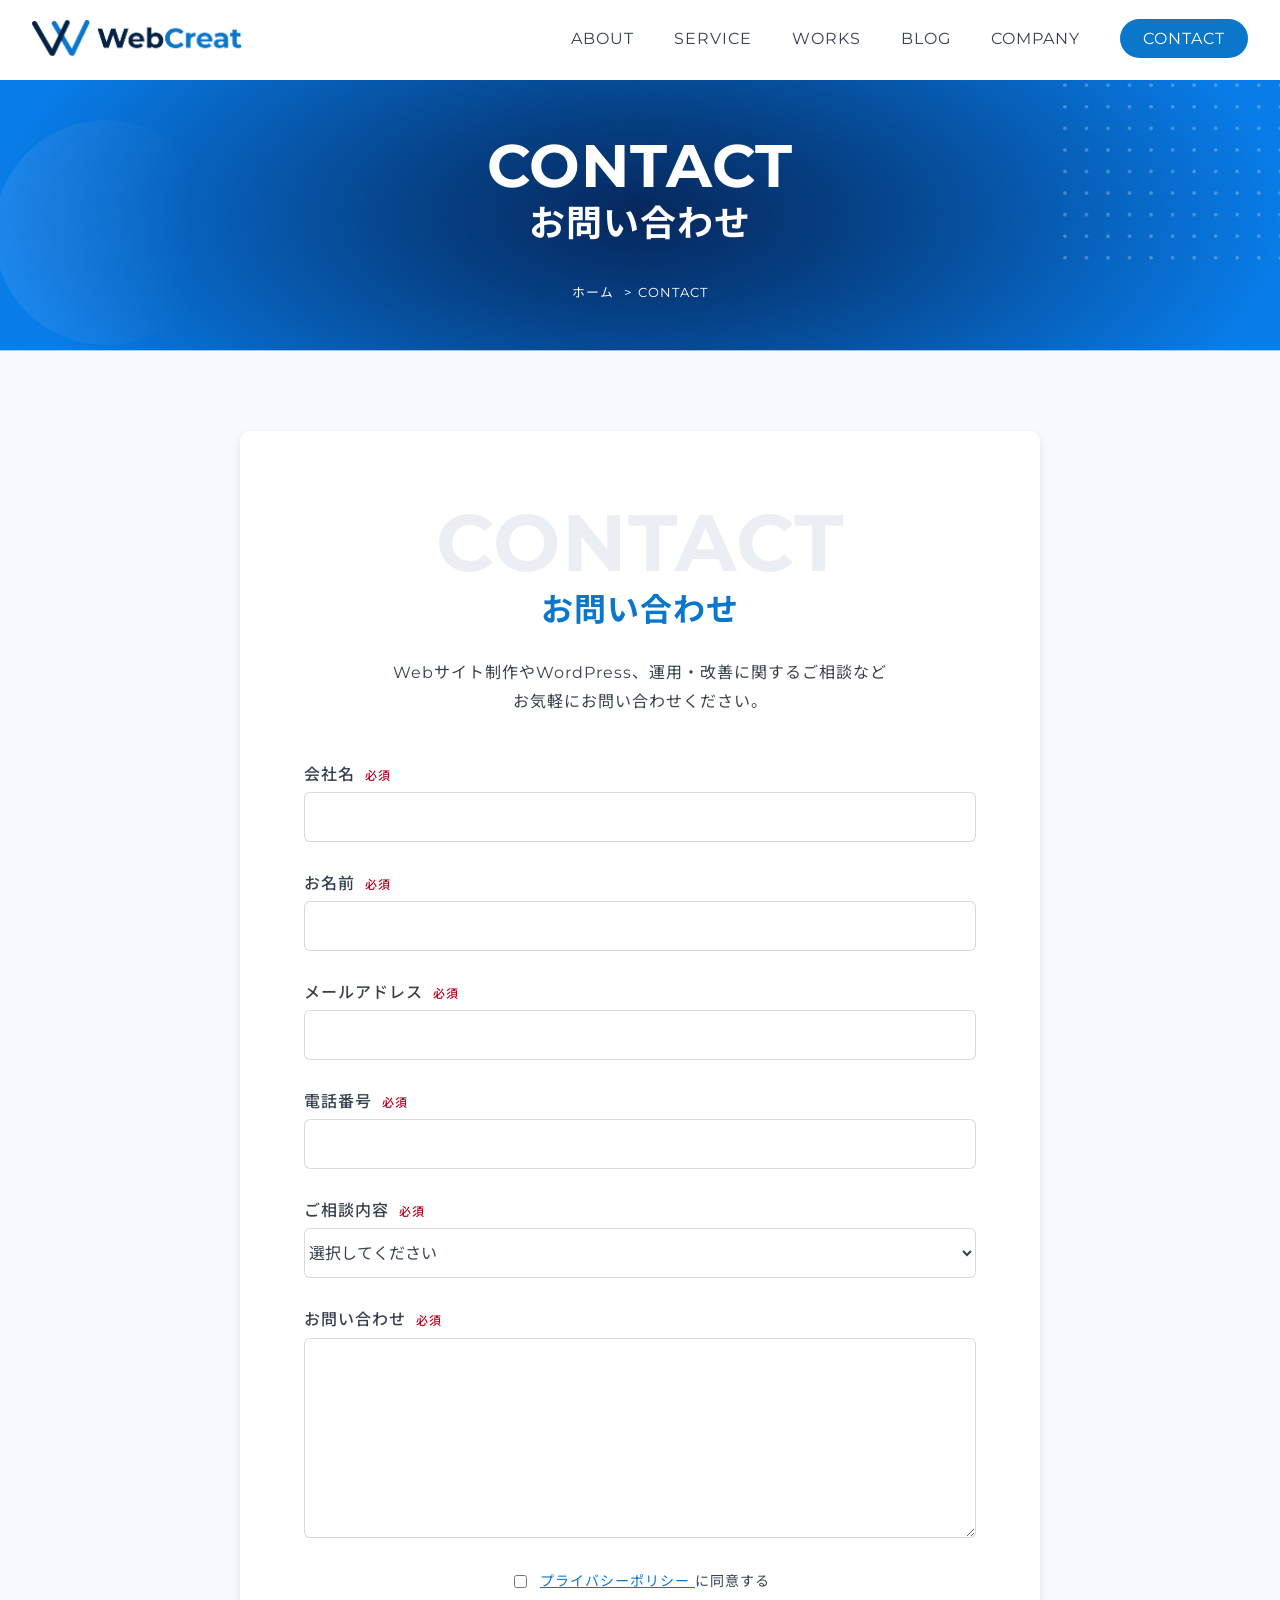
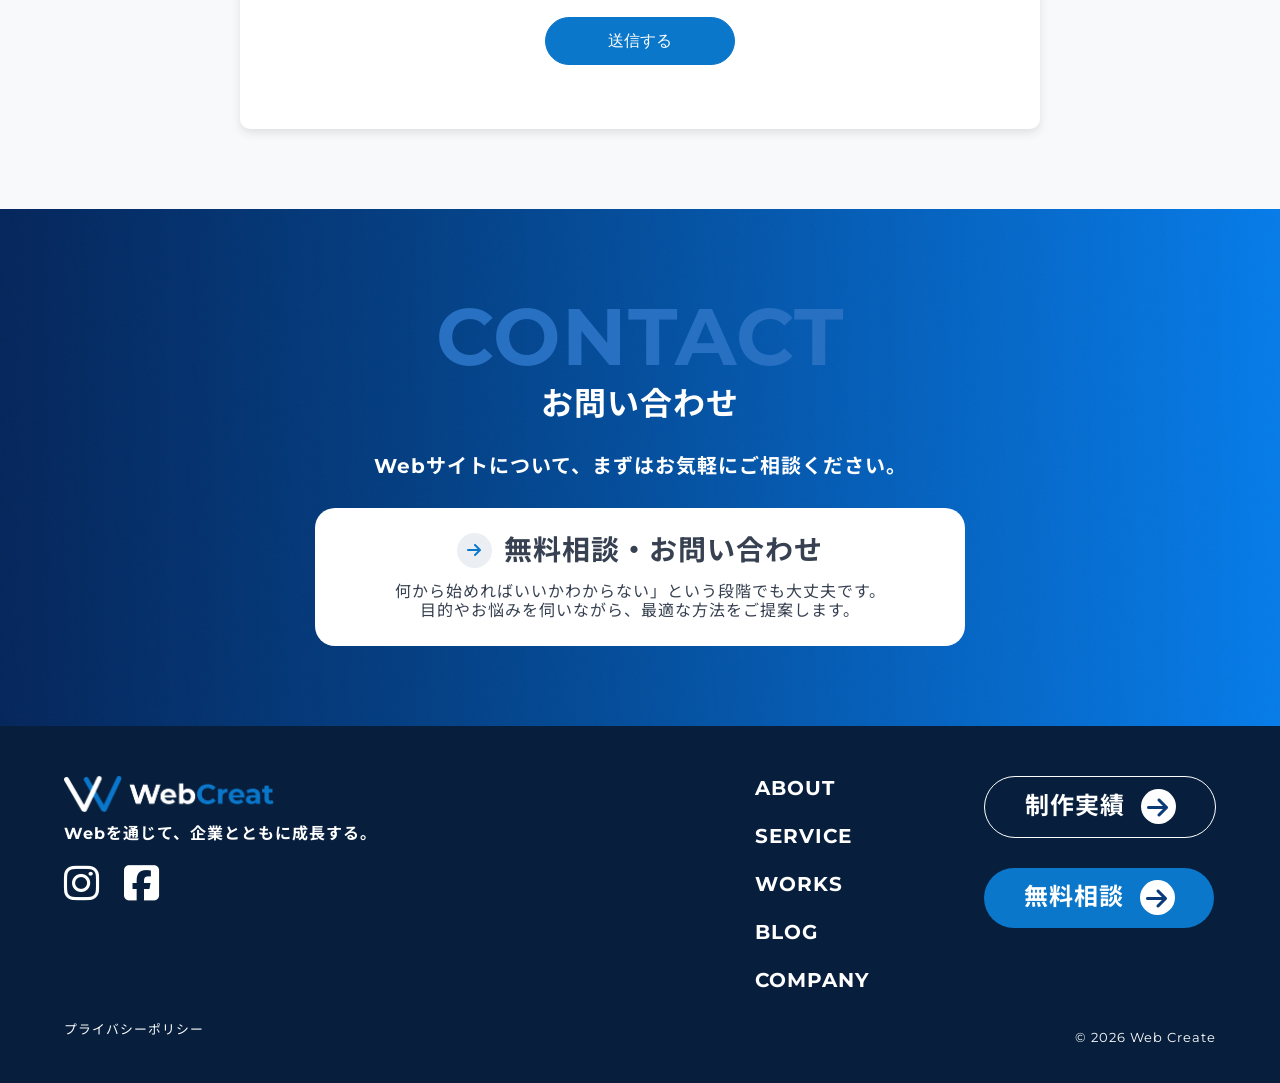
<file: contact.html>
<!DOCTYPE html>
<html lang="ja">
<head>
    <meta charset="UTF-8">

    <meta name="viewport" content="width=device-width, initial-scale=1.0">

    <title>WebCreat | 中小企業のためのWeb制作会社</title>

    <meta
        name="description"
        content="WebCreatは、中小企業の課題に寄り添い、Webサイト制作・WordPress構築・Webサイト改善・運用保守まで一貫してサポートするWeb制作会社です。"
    >

    <!-- OGP -->
    <meta property="og:title" content="WebCreat | 中小企業のためのWeb制作会社">
    <meta
        property="og:description"
        content="WebCreatは、中小企業の課題に寄り添い、成果につながるWebサイトをご提案するWeb制作会社です。"
    >
    <meta property="og:type" content="website">
    <meta property="og:url" content="本番環境URL">
    <meta property="og:image" content="本番環境URL/img/ogp.png">
    <meta property="og:site_name" content="WebCreat">
    <meta property="og:locale" content="ja_JP">

    <!-- favicon -->
    <link rel="icon" href="/img/fav.svg">

    <!-- Apple Touch Icon -->
    <link
        rel="apple-touch-icon"
        sizes="180x180"
        href="./img/apple-touch-icon.png"
    >

    <!-- Google Fonts -->
    <link rel="preconnect" href="https://fonts.googleapis.com">
    <link rel="preconnect" href="https://fonts.gstatic.com" crossorigin>

    <link
        href="https://fonts.googleapis.com/css2?family=Montserrat:wght@400;500;600;700&family=Noto+Sans+JP:wght@400;500;700&display=swap"
        rel="stylesheet"
    >

    <!-- Font Awesome -->
    <link
        rel="stylesheet"
        href="https://cdnjs.cloudflare.com/ajax/libs/font-awesome/6.7.2/css/all.min.css"
    >

    <!-- Swiper CSS -->
    <link
        rel="stylesheet"
        href="https://cdn.jsdelivr.net/npm/swiper/swiper-bundle.min.css"
    >

    <!-- CSS -->
    <link rel="stylesheet" href="./css/style.css">

    <!-- Swiper JS -->
    <script
        src="https://cdn.jsdelivr.net/npm/swiper/swiper-bundle.min.js"
        defer
    ></script>

    <!-- Original JS -->
    <script src="./js/hamburger.js" defer></script>
    <script src="./js/fade.js" defer></script>

</head>
<body class="page-contact">
    <!-- ここからheader -->
    <header class="header" id="header">
        <div class="header-wrap">
            <h1 class="header-wrap__logo">
                <a href="index.html">
                    <img src="img/headerlogo.png" alt="WebCreat">
                </a>
            </h1>
            <div class="header-wrap__contact">
                <a href="contact.html">CONTACT</a>
            </div>
            <button class="header-wrap__hamburger js-hamburger" id="menuBtn" aria-label="メニューを開く">
                <span></span>
                <span></span>
                <span></span>
            </button>
            <nav class="header-wrap__navi">
                <ul class="header-wrap__navi__menu">
                    <li><a href="about.html">ABOUT</a></li>
                    <li><a href="service.html">SERVICE</a></li>
                    <li><a href="archive-work.html">WORKS</a></li>
                    <li><a href="archive-info.html">BLOG</a></li>
                    <li><a href="company.html">COMPANY</a></li>
                    <li class="header-wrap__navi__menu__contact">
                        <a class="header-wrap__navi__menu__contact__btn" href="contact.html">CONTACT</a>
                    </li>
                </ul>
            </nav>
        </div>
    </header>
    <main>
    <!-- ここからfv -->
    <section class="top" id="top">
        <div class="top-wrap">
        <div class="top-wrap__body">
            <h2 class="top-wrap__body__ttl">CONTACT</h2>
            <h3 class="top-wrap__body__subttl">お問い合わせ</h3>

            <nav class="breadcrumb" aria-label="パンくずリスト">
                <ol class="breadcrumb__list">
                    <li class="breadcrumb__item">
                        <a href="index.html">ホーム</a>
                    </li>
                    <li class="breadcrumb__item" aria-current="page">
                        CONTACT
                    </li>
                </ol>
            </nav>
        </div>
        </div>
    </section>
    <!-- ここからcontact -->
    <section class="contactform" id="contactform" data-scroll="fade">
    <div class="contactform-wrap inner">
        <div class="contactform-wrap__con">

        <div class="contactform-wrap__con__ttl">
            <div class="contactform-wrap__con__ttl__txt">

            <div class="contactform-wrap__con__ttl__txt__heading">
                <h2 class="section-ttl section-ttl--light">CONTACT</h2>
                <h3 class="section-subttl section-subttl--blue">
                お問い合わせ
                </h3>
            </div>

            <p class="contactform-wrap__con__ttl__txt__des">
                Webサイト制作やWordPress、運用・改善に関するご相談など<br>
                お気軽にお問い合わせください。
            </p>

            </div>
        </div>

        <div class="contactform-wrap__con__item">

            <form class="contact-form" action="#" method="post">

            <!-- 会社名 -->
            <div class="contact-form__item">
                <label class="contact-form__label" for="company">
                会社名
                <span class="contact-form__required">必須</span>
                </label>

                <input
                class="contact-form__input"
                type="text"
                id="company"
                name="company"
                required
                >
            </div>

            <!-- お名前 -->
            <div class="contact-form__item">
                <label class="contact-form__label" for="name">
                お名前
                <span class="contact-form__required">必須</span>
                </label>

                <input
                class="contact-form__input"
                type="text"
                id="name"
                name="name"
                required
                >
            </div>

            <!-- メールアドレス -->
            <div class="contact-form__item">
                <label class="contact-form__label" for="email">
                メールアドレス
                <span class="contact-form__required">必須</span>
                </label>

                <input
                class="contact-form__input"
                type="email"
                id="email"
                name="email"
                required
                >
            </div>

            <!-- 電話番号 -->
            <div class="contact-form__item">
                <label class="contact-form__label" for="tel">
                電話番号
                <span class="contact-form__required">必須</span>
                </label>

                <input
                class="contact-form__input"
                type="tel"
                id="tel"
                name="tel"
                required
                >
            </div>

            <!-- ご相談内容 -->
            <div class="contact-form__item">
                <label class="contact-form__label" for="category">
                ご相談内容
                <span class="contact-form__required">必須</span>
                </label>

                <select
                class="contact-form__select"
                id="category"
                name="category"
                required
                >
                <option value="">選択してください</option>
                <option value="web">Webサイト制作</option>
                <option value="wordpress">WordPress構築</option>
                <option value="improvement">Webサイト改善</option>
                <option value="support">運用・保守</option>
                <option value="other">その他</option>
                </select>
            </div>

            <!-- お問い合わせ -->
            <div class="contact-form__item">
                <label class="contact-form__label" for="message">
                お問い合わせ
                <span class="contact-form__required">必須</span>
                </label>

                <textarea
                class="contact-form__textarea"
                id="message"
                name="message"
                required
                ></textarea>
            </div>

            <!-- privacy -->
            <div class="contact-form__privacy">
                <label>
                <input
                    type="checkbox"
                    name="privacy"
                    required
                >
                <a href="privacypolicy.html">
                    プライバシーポリシー
                </a>
                に同意する
                </label>
            </div>

            <!-- submit -->
            <div class="contact-form__submit">
                <button type="submit">
                送信する
                </button>
            </div>

            </form>

        </div>

        </div>
    </div>
    </section>
    <!-- ここからcontact -->
    <section class="contact" id="contact">
            <div class="contact-wrap inner">
                <div class="contact-wrap__con">
                    <div class="contact-wrap__con__ttl">
                        <div class="contact-wrap__con__ttl__txt">
                            <div class="contact-wrap__con__ttl__txt__heading">
                                <h2 class="section-ttl section-ttl--soft">CONTACT</h2>
                                <h3 class="section-subttl section-subttl--white">お問い合わせ </h3>
                            </div>
                            <p class="contact-wrap__con__ttl__txt__des">Webサイトについて、まずはお気軽にご相談ください。</p>
                        </div>
                    </div>
                    <div class="contact-wrap__con__list">
                        <a href="contact.html">
                            <div class="contact-wrap__con__list__item">
                                <i class="fa-solid fa-arrow-right" aria-hidden="true"></i>
                                <h4 class="contact-wrap__con__list__item__ttl">無料相談・お問い合わせ</h4>
                            </div>
                            <p class="contact-wrap__con__list__des">何から始めればいいかわからない」という段階でも大丈夫です。<br>
                                目的やお悩みを伺いながら、最適な方法をご提案します。</p>
                        </a>
                    </div>
                </div>
            </div>

    </section>
    </main>
    <!-- これからfooter -->
    <footer class="footer" id="footer">
        <div class="footer-wrap inner02">
            <div class="footer-wrap__con">
                <div class="footer-wrap__con__brand">
                    <div class="footer-wrap__con__brand__logo">
                        <a href="index.html">
                            <img src="img/footerlogo.png" alt="WebCreat">
                        </a>
                    </div>
                    <p class="footer-wrap__con__brand__ttl">Webを通じて、企業とともに成長する。</p>
                    <div class="footer-wrap__con__brand__sns">

                        <a
                            href="https://www.instagram.com/"
                            class="footer-wrap__con__brand__sns__link"
                            aria-label="Instagram"
                            target="_blank"
                            rel="noopener noreferrer"
                        >
                            <i class="fa-brands fa-instagram"></i>
                        </a>

                        <a
                            href="https://www.facebook.com/"
                            class="footer-wrap__con__brand__sns__link"
                            aria-label="Facebook"
                            target="_blank"
                            rel="noopener noreferrer"
                        >
                            <i class="fa-brands fa-square-facebook"></i>
                        </a>

                    </div>
                </div>
                <div class="footer-wrap__con__item">
                    <nav class="footer-wrap__con__item__navi">
                        <ul class="footer-wrap__con__item__navi__menu">
                            <li><a href="about.html">ABOUT</a></li>
                            <li><a href="service.html">SERVICE</a></li>
                            <li><a href="archive-work.html">WORKS</a></li>
                            <li><a href="archive-info.html">BLOG</a></li>
                            <li><a href="company.html">COMPANY</a></li>
                        </ul>
                    </nav>
                    <div class="footer-wrap__con__item__btn">
                        <div class="footer-wrap__con__box">
                            <a  class="btn03" href="archive-work.html">制作実績
                                <i class="fa-solid fa-arrow-right" aria-hidden="true"></i>
                            </a>
                        </div>
                        <div class="footer-wrap__con__box">
                            <a class="btn02" href="contact.html">無料相談
                                <i class="fa-solid fa-arrow-right" aria-hidden="true"></i>
                            </a>
                        </div>
                    </div>
                </div>

            </div>
            <div class="footer-wrap__small">
                <a href="privacypolicy.html">プライバシーポリシー</a>
                <small>© 2026 Web Create</small>
            </div>
        </div>
    </footer>
</body>
</html>
</file>
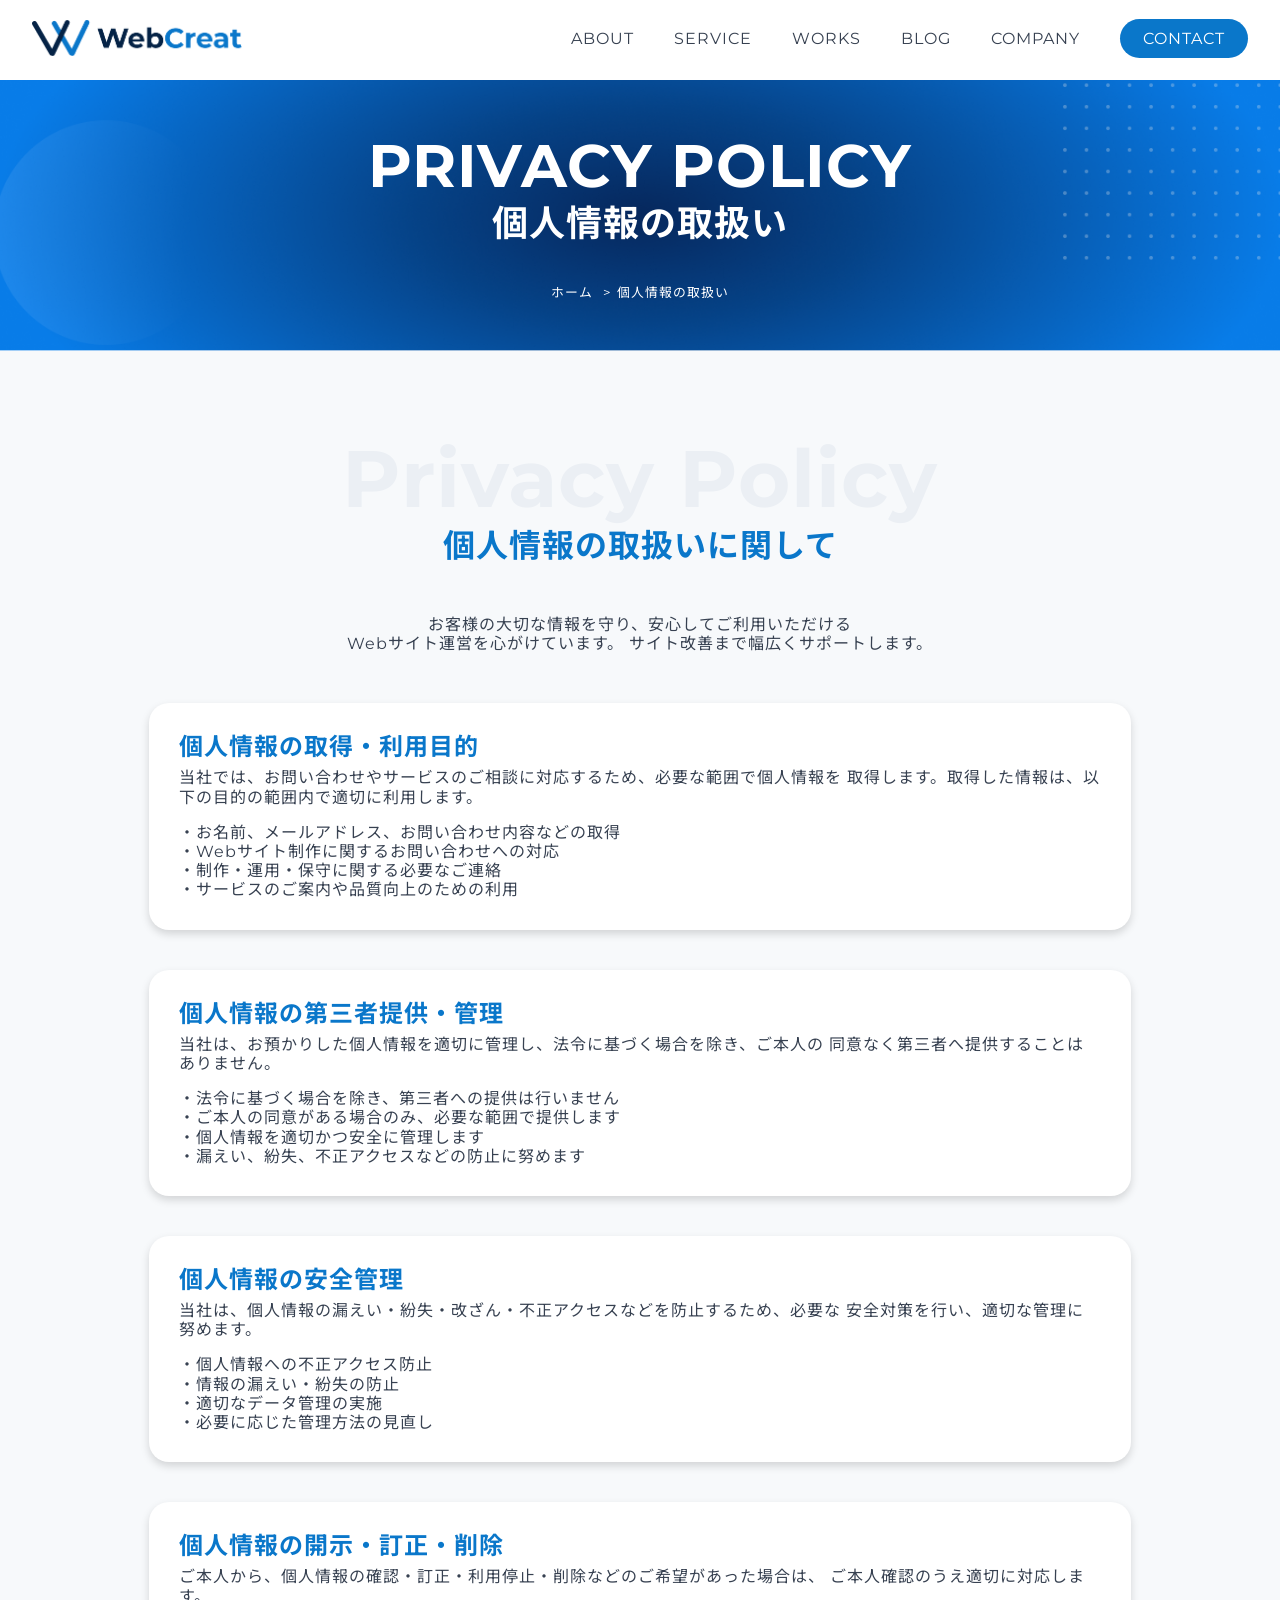
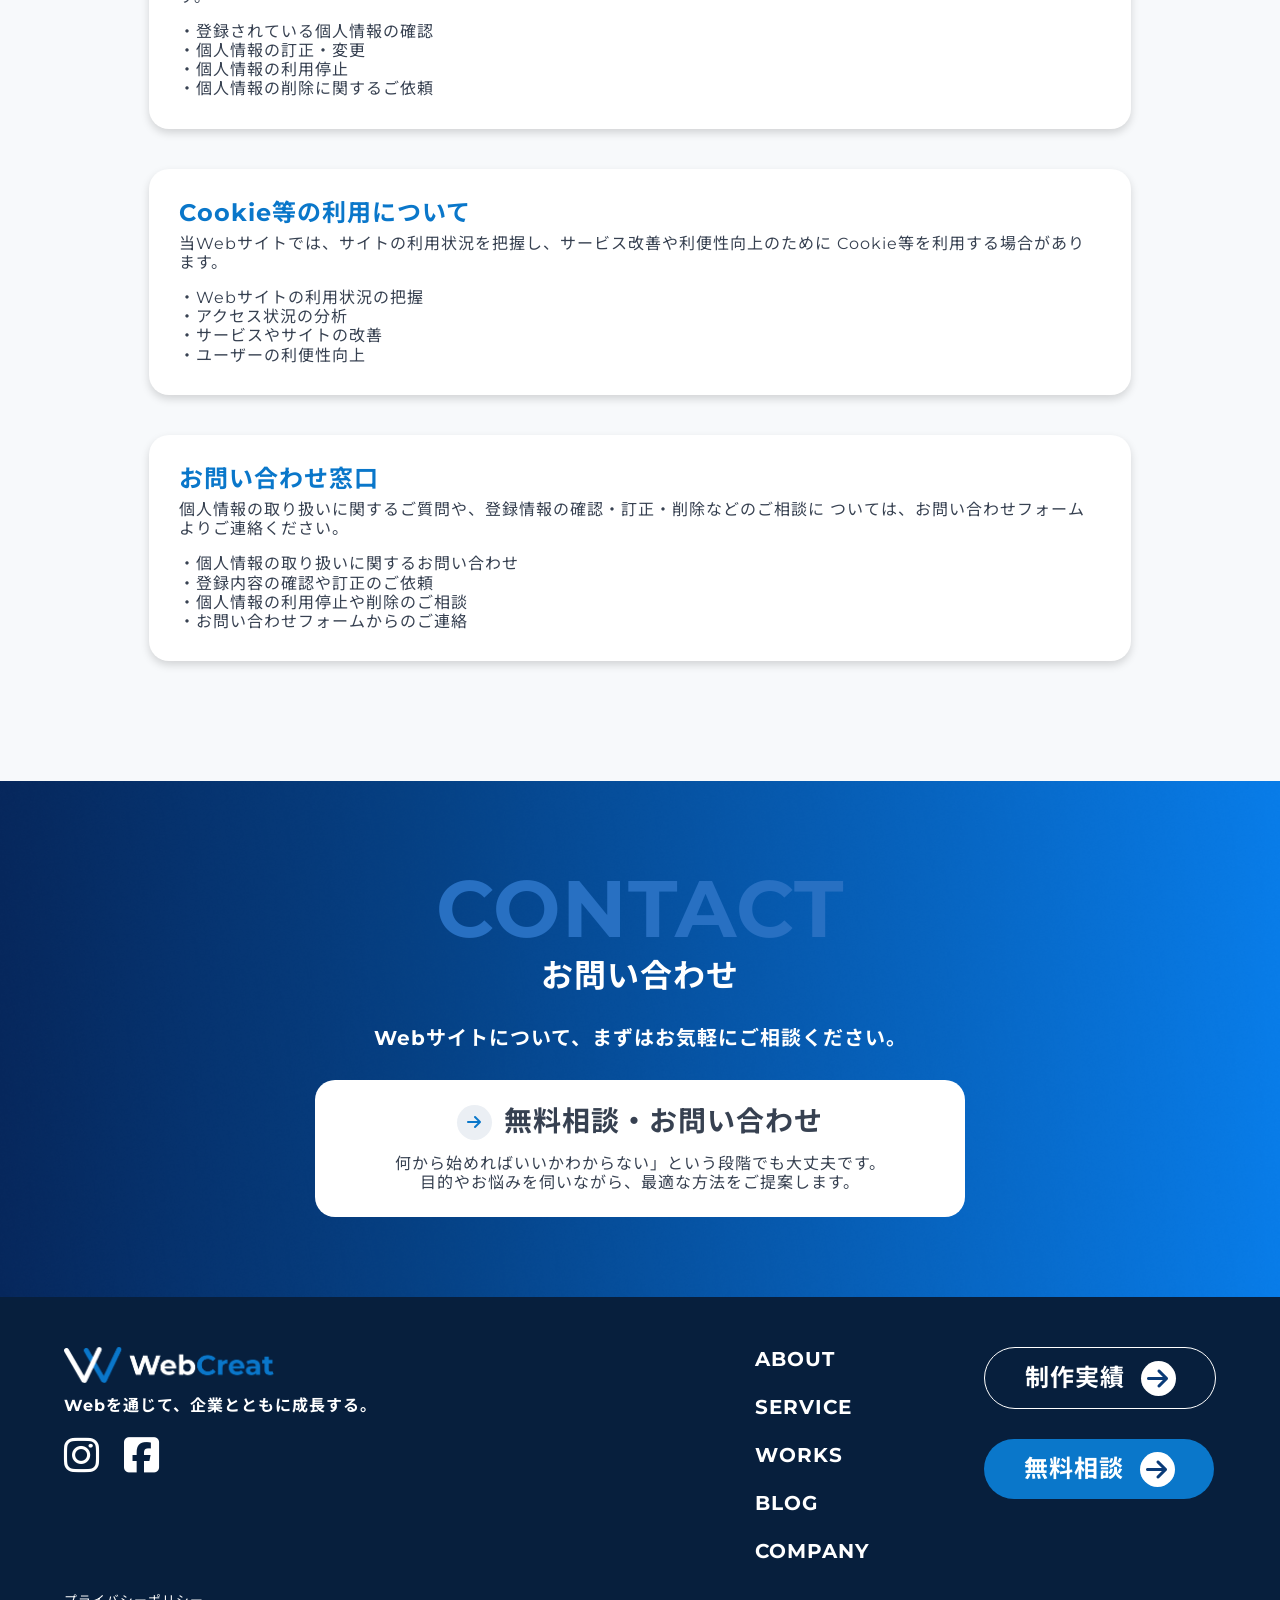
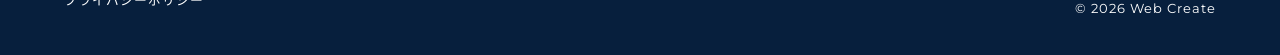
<file: privacypolicy.html>
<!DOCTYPE html>
<html lang="ja">
<head>
    <meta charset="UTF-8">

    <meta name="viewport" content="width=device-width, initial-scale=1.0">

    <title>WebCreat | 中小企業のためのWeb制作会社</title>

    <meta
        name="description"
        content="WebCreatは、中小企業の課題に寄り添い、Webサイト制作・WordPress構築・Webサイト改善・運用保守まで一貫してサポートするWeb制作会社です。"
    >

    <!-- OGP -->
    <meta property="og:title" content="WebCreat | 中小企業のためのWeb制作会社">
    <meta
        property="og:description"
        content="WebCreatは、中小企業の課題に寄り添い、成果につながるWebサイトをご提案するWeb制作会社です。"
    >
    <meta property="og:type" content="website">
    <meta property="og:url" content="本番環境URL">
    <meta property="og:image" content="本番環境URL/img/ogp.png">
    <meta property="og:site_name" content="WebCreat">
    <meta property="og:locale" content="ja_JP">

    <!-- favicon -->
    <link rel="icon" href="/img/fav.svg">

    <!-- Apple Touch Icon -->
    <link
        rel="apple-touch-icon"
        sizes="180x180"
        href="./img/apple-touch-icon.png"
    >

    <!-- Google Fonts -->
    <link rel="preconnect" href="https://fonts.googleapis.com">
    <link rel="preconnect" href="https://fonts.gstatic.com" crossorigin>

    <link
        href="https://fonts.googleapis.com/css2?family=Montserrat:wght@400;500;600;700&family=Noto+Sans+JP:wght@400;500;700&display=swap"
        rel="stylesheet"
    >

    <!-- Font Awesome -->
    <link
        rel="stylesheet"
        href="https://cdnjs.cloudflare.com/ajax/libs/font-awesome/6.7.2/css/all.min.css"
    >

    <!-- Swiper CSS -->
    <link
        rel="stylesheet"
        href="https://cdn.jsdelivr.net/npm/swiper/swiper-bundle.min.css"
    >

    <!-- CSS -->
    <link rel="stylesheet" href="./css/style.css">

    <!-- Swiper JS -->
    <script
        src="https://cdn.jsdelivr.net/npm/swiper/swiper-bundle.min.js"
        defer
    ></script>

    <!-- Original JS -->
    <script src="./js/hamburger.js" defer></script>
    <script src="./js/fade.js" defer></script>

</head>
<body class="page-privacy-policy">
    <!-- ここからheader -->
    <header class="header" id="header">
        <div class="header-wrap">
            <h1 class="header-wrap__logo">
                <a href="index.html">
                    <img src="img/headerlogo.png" alt="WebCreat">
                </a>
            </h1>
            <div class="header-wrap__contact">
                <a href="contact.html">CONTACT</a>
            </div>
            <button class="header-wrap__hamburger js-hamburger" id="menuBtn" aria-label="メニューを開く">
                <span></span>
                <span></span>
                <span></span>
            </button>
            <nav class="header-wrap__navi">
                <ul class="header-wrap__navi__menu">
                    <li><a href="about.html">ABOUT</a></li>
                    <li><a href="service.html">SERVICE</a></li>
                    <li><a href="archive-work.html">WORKS</a></li>
                    <li><a href="archive-info.html">BLOG</a></li>
                    <li><a href="company.html">COMPANY</a></li>
                    <li class="header-wrap__navi__menu__contact">
                        <a class="header-wrap__navi__menu__contact__btn" href="contact.html">CONTACT</a>
                    </li>
                </ul>
            </nav>
        </div>
    </header>
    <main>
    <!-- ここからfv -->
    <section class="top" id="top">
        <div class="top-wrap">
        <div class="top-wrap__body">
            <h2 class="top-wrap__body__ttl">PRIVACY POLICY</h2>
            <h3 class="top-wrap__body__subttl">個人情報の取扱い</h3>

            <nav class="breadcrumb" aria-label="パンくずリスト">
                <ol class="breadcrumb__list">
                    <li class="breadcrumb__item">
                        <a href="index.html">ホーム</a>
                    </li>
                    <li class="breadcrumb__item" aria-current="page">
                        個人情報の取扱い
                    </li>
                </ol>
            </nav>
        </div>
        </div>
    </section>
    <!-- ここからprivacypolicy -->
    <section class="privacypolicy" id="privacypolicy" data-scroll="fade">
        <div class="privacypolicy-wrap inner">
            <div class="privacypolicy-wrap__con">
                <div class="privacypolicy-wrap__con__ttl">
                    <div class="privacypolicy-wrap__con__ttl__txt">
                        <div class="privacypolicy-wrap__con__ttl__txt__heading">
                            <h2 class="section-ttl section-ttl--light">Privacy Policy</h2>
                            <h3 class="section-subttl section-subttl--blue">個人情報の取扱いに関して</h3>
                        </div>
                        <p class="privacypolicy-wrap__con__ttl__txt__des">お客様の大切な情報を守り、安心してご利用いただける<br>
                            Webサイト運営を心がけています。
                        サイト改善まで幅広くサポートします。</p>
                    </div>
                </div>
                <div class="privacypolicy-wrap__con__list">
                    <div class="privacypolicy-wrap__con__list__item">
                        <h4 class="privacypolicy-wrap__con__list__item__ttl">個人情報の取得・利用目的</h4>
                        <p class="privacypolicy-wrap__con__list__item__des">当社では、お問い合わせやサービスのご相談に対応するため、必要な範囲で個人情報を
                            取得します。取得した情報は、以下の目的の範囲内で適切に利用します。</p>
                        <ul>
                            <li>・お名前、メールアドレス、お問い合わせ内容などの取得</li>
                            <li>・Webサイト制作に関するお問い合わせへの対応</li>
                            <li>・制作・運用・保守に関する必要なご連絡</li>
                            <li>・サービスのご案内や品質向上のための利用</li>
                        </ul>
                    </div>
                </div>
                <div class="privacypolicy-wrap__con__list">
                    <div class="privacypolicy-wrap__con__list__item">
                        <h4 class="privacypolicy-wrap__con__list__item__ttl">個人情報の第三者提供・管理</h4>
                        <p class="privacypolicy-wrap__con__list__item__des">当社は、お預かりした個人情報を適切に管理し、法令に基づく場合を除き、ご本人の
                        同意なく第三者へ提供することはありません。</p>
                        <ul>
                            <li>・法令に基づく場合を除き、第三者への提供は行いません</li>
                            <li>・ご本人の同意がある場合のみ、必要な範囲で提供します</li>
                            <li>・個人情報を適切かつ安全に管理します</li>
                            <li>・漏えい、紛失、不正アクセスなどの防止に努めます</li>
                        </ul>
                    </div>
                </div>
                <div class="privacypolicy-wrap__con__list">
                    <div class="privacypolicy-wrap__con__list__item">
                        <h4 class="privacypolicy-wrap__con__list__item__ttl">個人情報の安全管理</h4>
                        <p class="privacypolicy-wrap__con__list__item__des">当社は、個人情報の漏えい・紛失・改ざん・不正アクセスなどを防止するため、必要な
                        安全対策を行い、適切な管理に努めます。</p>
                        <ul>
                            <li>・個人情報への不正アクセス防止</li>
                            <li>・情報の漏えい・紛失の防止</li>
                            <li>・適切なデータ管理の実施</li>
                            <li>・必要に応じた管理方法の見直し</li>
                        </ul>
                    </div>
                </div>
                <div class="privacypolicy-wrap__con__list">
                    <div class="privacypolicy-wrap__con__list__item">
                        <h4 class="privacypolicy-wrap__con__list__item__ttl">個人情報の開示・訂正・削除</h4>
                        <p class="privacypolicy-wrap__con__list__item__des">ご本人から、個人情報の確認・訂正・利用停止・削除などのご希望があった場合は、
                            ご本人確認のうえ適切に対応します。</p>
                        <ul>
                            <li>・登録されている個人情報の確認</li>
                            <li>・個人情報の訂正・変更</li>
                            <li>・個人情報の利用停止</li>
                            <li>・個人情報の削除に関するご依頼</li>
                        </ul>
                    </div>
                </div>
                <div class="privacypolicy-wrap__con__list">
                    <div class="privacypolicy-wrap__con__list__item">
                        <h4 class="privacypolicy-wrap__con__list__item__ttl">Cookie等の利用について</h4>
                        <p class="privacypolicy-wrap__con__list__item__des">当Webサイトでは、サイトの利用状況を把握し、サービス改善や利便性向上のために
                            Cookie等を利用する場合があります。</p>
                        <ul>
                            <li>・Webサイトの利用状況の把握</li>
                            <li>・アクセス状況の分析</li>
                            <li>・サービスやサイトの改善</li>
                            <li>・ユーザーの利便性向上</li>
                        </ul>
                    </div>
                </div>
                <div class="privacypolicy-wrap__con__list">
                    <div class="privacypolicy-wrap__con__list__item">
                        <h4 class="privacypolicy-wrap__con__list__item__ttl">お問い合わせ窓口</h4>
                        <p class="privacypolicy-wrap__con__list__item__des">個人情報の取り扱いに関するご質問や、登録情報の確認・訂正・削除などのご相談に
                            ついては、お問い合わせフォームよりご連絡ください。</p>
                        <ul>
                            <li>・個人情報の取り扱いに関するお問い合わせ</li>
                            <li>・登録内容の確認や訂正のご依頼</li>
                            <li>・個人情報の利用停止や削除のご相談</li>
                            <li>・お問い合わせフォームからのご連絡</li>
                        </ul>
                    </div>
                </div>
        </div>
    </section>
    <!-- ここからcontact -->
    <section class="contact" id="contact">
            <div class="contact-wrap inner">
                <div class="contact-wrap__con">
                    <div class="contact-wrap__con__ttl">
                        <div class="contact-wrap__con__ttl__txt">
                            <div class="contact-wrap__con__ttl__txt__heading">
                                <h2 class="section-ttl section-ttl--soft">CONTACT</h2>
                                <h3 class="section-subttl section-subttl--white">お問い合わせ </h3>
                            </div>
                            <p class="contact-wrap__con__ttl__txt__des">Webサイトについて、まずはお気軽にご相談ください。</p>
                        </div>
                    </div>
                    <div class="contact-wrap__con__list">
                        <a href="contact.html">
                            <div class="contact-wrap__con__list__item">
                                <i class="fa-solid fa-arrow-right" aria-hidden="true"></i>
                                <h4 class="contact-wrap__con__list__item__ttl">無料相談・お問い合わせ</h4>
                            </div>
                            <p class="contact-wrap__con__list__des">何から始めればいいかわからない」という段階でも大丈夫です。<br>
                                目的やお悩みを伺いながら、最適な方法をご提案します。</p>
                        </a>
                    </div>
                </div>
            </div>

    </section>
    </main>
    <!-- これからfooter -->
    <footer class="footer" id="footer">
        <div class="footer-wrap inner02">
            <div class="footer-wrap__con">
                <div class="footer-wrap__con__brand">
                    <div class="footer-wrap__con__brand__logo">
                        <a href="index.html">
                            <img src="img/footerlogo.png" alt="WebCreat">
                        </a>
                    </div>
                    <p class="footer-wrap__con__brand__ttl">Webを通じて、企業とともに成長する。</p>
                    <div class="footer-wrap__con__brand__sns">

                        <a
                            href="https://www.instagram.com/"
                            class="footer-wrap__con__brand__sns__link"
                            aria-label="Instagram"
                            target="_blank"
                            rel="noopener noreferrer"
                        >
                            <i class="fa-brands fa-instagram"></i>
                        </a>

                        <a
                            href="https://www.facebook.com/"
                            class="footer-wrap__con__brand__sns__link"
                            aria-label="Facebook"
                            target="_blank"
                            rel="noopener noreferrer"
                        >
                            <i class="fa-brands fa-square-facebook"></i>
                        </a>

                    </div>
                </div>
                <div class="footer-wrap__con__item">
                    <nav class="footer-wrap__con__item__navi">
                        <ul class="footer-wrap__con__item__navi__menu">
                            <li><a href="about.html">ABOUT</a></li>
                            <li><a href="service.html">SERVICE</a></li>
                            <li><a href="archive-work.html">WORKS</a></li>
                            <li><a href="archive-info.html">BLOG</a></li>
                            <li><a href="company.html">COMPANY</a></li>
                        </ul>
                    </nav>
                    <div class="footer-wrap__con__item__btn">
                        <div class="footer-wrap__con__box">
                            <a  class="btn03" href="archive-work.html">制作実績
                                <i class="fa-solid fa-arrow-right" aria-hidden="true"></i>
                            </a>
                        </div>
                        <div class="footer-wrap__con__box">
                            <a class="btn02" href="contact.html">無料相談
                                <i class="fa-solid fa-arrow-right" aria-hidden="true"></i>
                            </a>
                        </div>
                    </div>
                </div>

            </div>
            <div class="footer-wrap__small">
                <a href="privacypolicy.html">プライバシーポリシー</a>
                <small>© 2026 Web Create</small>
            </div>
        </div>
    </footer>
</body>
</html>
</file>
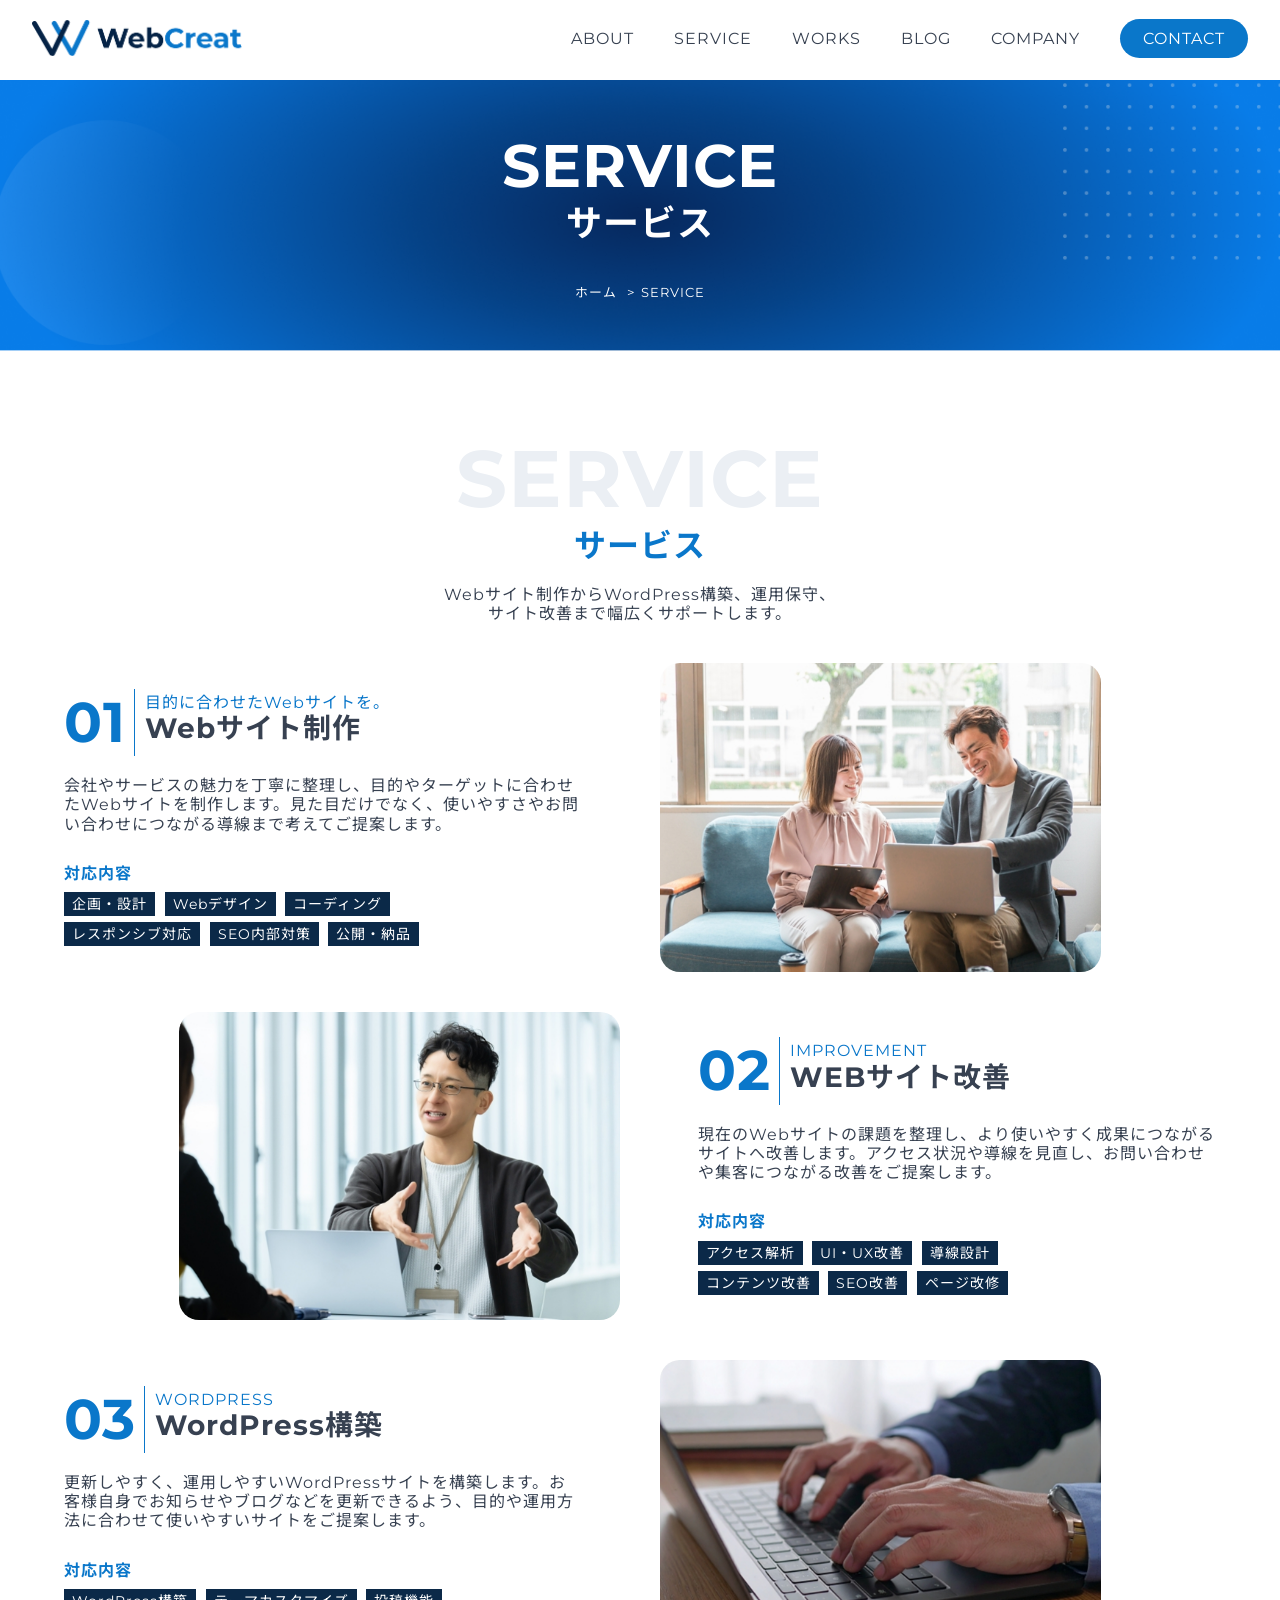
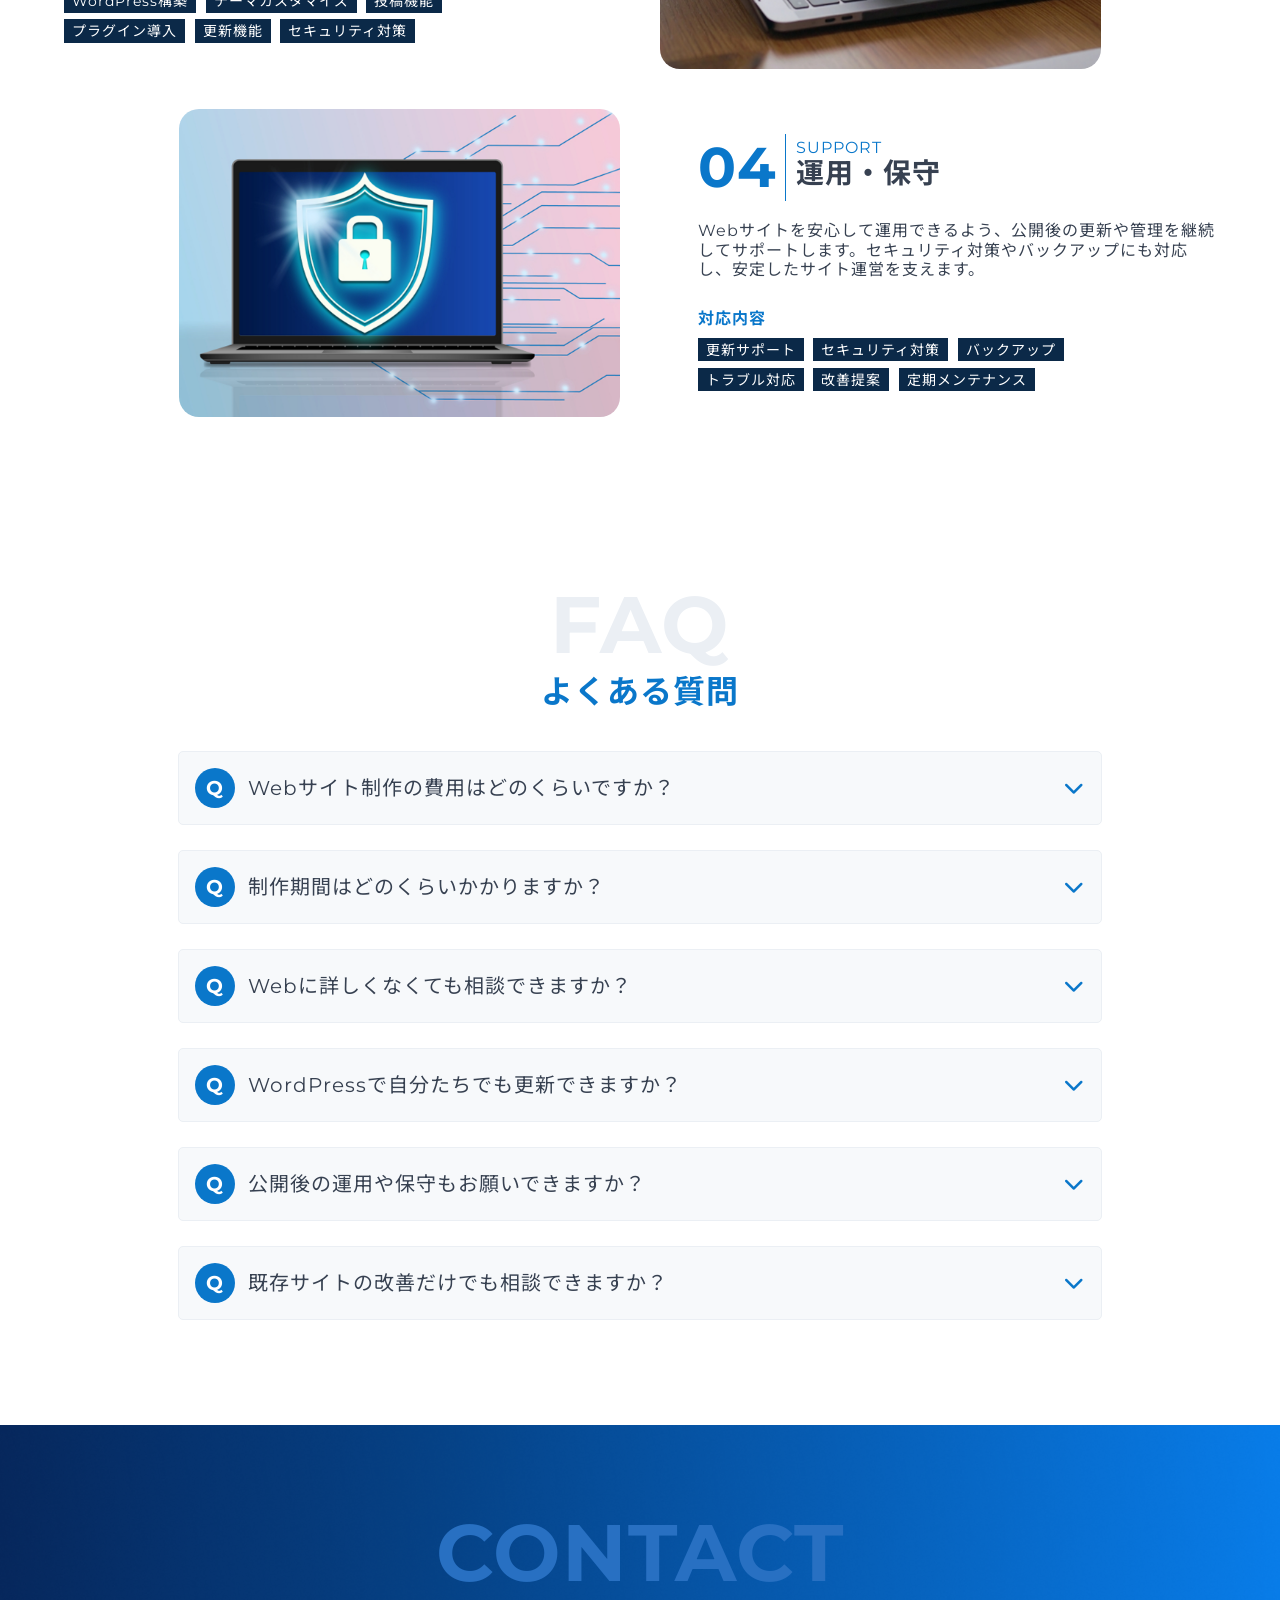
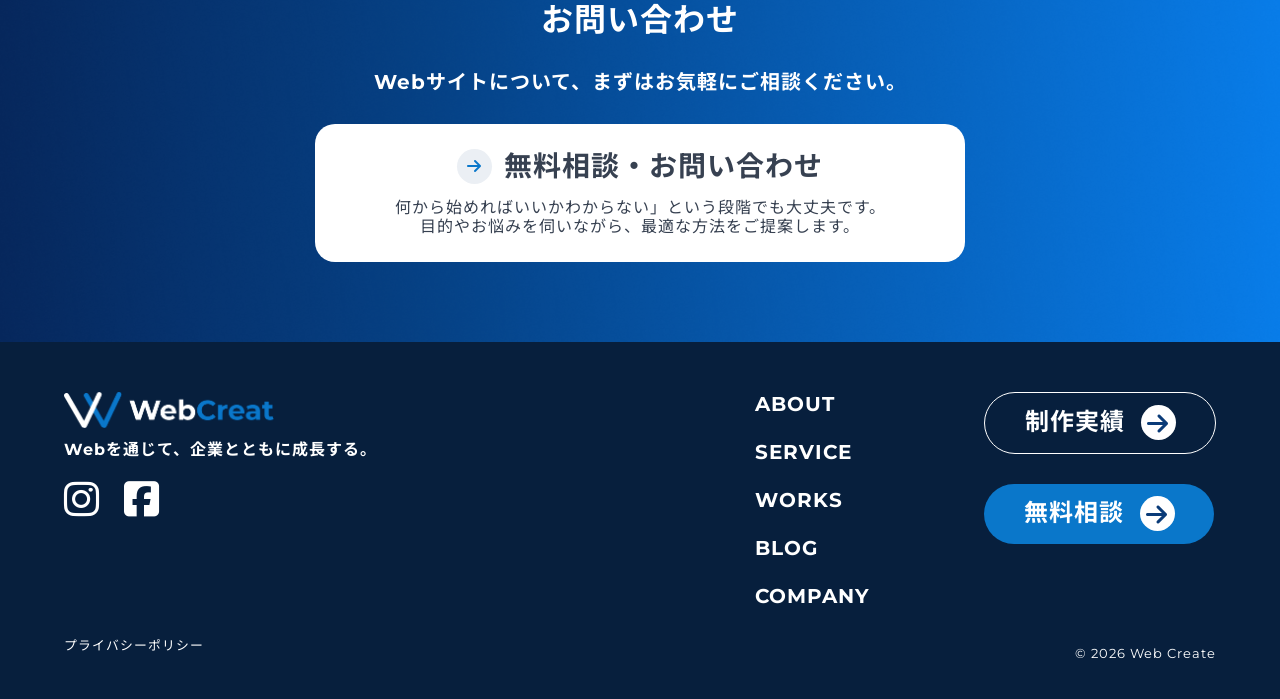
<file: service.html>
<!DOCTYPE html>
<html lang="ja">
<head>
    <meta charset="UTF-8">

    <meta name="viewport" content="width=device-width, initial-scale=1.0">

    <title>WebCreat | 中小企業のためのWeb制作会社</title>

    <meta
        name="description"
        content="WebCreatは、中小企業の課題に寄り添い、Webサイト制作・WordPress構築・Webサイト改善・運用保守まで一貫してサポートするWeb制作会社です。"
    >

    <!-- OGP -->
    <meta property="og:title" content="WebCreat | 中小企業のためのWeb制作会社">
    <meta
        property="og:description"
        content="WebCreatは、中小企業の課題に寄り添い、成果につながるWebサイトをご提案するWeb制作会社です。"
    >
    <meta property="og:type" content="website">
    <meta property="og:url" content="本番環境URL">
    <meta property="og:image" content="本番環境URL/img/ogp.png">
    <meta property="og:site_name" content="WebCreat">
    <meta property="og:locale" content="ja_JP">

    <!-- favicon -->
    <link rel="icon" href="/img/fav.svg">

    <!-- Apple Touch Icon -->
    <link
        rel="apple-touch-icon"
        sizes="180x180"
        href="./img/apple-touch-icon.png"
    >

    <!-- Google Fonts -->
    <link rel="preconnect" href="https://fonts.googleapis.com">
    <link rel="preconnect" href="https://fonts.gstatic.com" crossorigin>

    <link
        href="https://fonts.googleapis.com/css2?family=Montserrat:wght@400;500;600;700&family=Noto+Sans+JP:wght@400;500;700&display=swap"
        rel="stylesheet"
    >

    <!-- Font Awesome -->
    <link
        rel="stylesheet"
        href="https://cdnjs.cloudflare.com/ajax/libs/font-awesome/6.7.2/css/all.min.css"
    >

    <!-- Swiper CSS -->
    <link
        rel="stylesheet"
        href="https://cdn.jsdelivr.net/npm/swiper/swiper-bundle.min.css"
    >

    <!-- CSS -->
    <link rel="stylesheet" href="./css/style.css">

    <!-- Swiper JS -->
    <script
        src="https://cdn.jsdelivr.net/npm/swiper/swiper-bundle.min.js"
        defer
    ></script>

    <!-- Original JS -->
    <script src="./js/hamburger.js" defer></script>
    <script src="./js/fade.js" defer></script>
    <script src="./js/faq.js" defer></script>

</head>
<body class="page-service">
    <!-- ここからheader -->
    <header class="header" id="header">
        <div class="header-wrap">
            <h1 class="header-wrap__logo">
                <a href="index.html">
                    <img src="img/headerlogo.png" alt="WebCreat">
                </a>
            </h1>
            <div class="header-wrap__contact">
                <a href="contact.html">CONTACT</a>
            </div>
            <button class="header-wrap__hamburger js-hamburger" id="menuBtn" aria-label="メニューを開く">
                <span></span>
                <span></span>
                <span></span>
            </button>
            <nav class="header-wrap__navi">
                <ul class="header-wrap__navi__menu">
                    <li><a href="about.html">ABOUT</a></li>
                    <li><a href="service.html">SERVICE</a></li>
                    <li><a href="archive-work.html">WORKS</a></li>
                    <li><a href="archive-info.html">BLOG</a></li>
                    <li><a href="company.html">COMPANY</a></li>
                    <li class="header-wrap__navi__menu__contact">
                        <a class="header-wrap__navi__menu__contact__btn" href="contact.html">CONTACT</a>
                    </li>
                </ul>
            </nav>
        </div>
    </header>
    <main>
    <!-- ここからfv -->
    <section class="top" id="top">
        <div class="top-wrap">
        <div class="top-wrap__body">
            <h2 class="top-wrap__body__ttl">SERVICE</h2>
            <h3 class="top-wrap__body__subttl">サービス</h3>

            <nav class="breadcrumb" aria-label="パンくずリスト">
                <ol class="breadcrumb__list">
                    <li class="breadcrumb__item">
                        <a href="index.html">ホーム</a>
                    </li>
                    <li class="breadcrumb__item" aria-current="page">
                        SERVICE
                    </li>
                </ol>
            </nav>
        </div>
        </div>
    </section>
    <!-- ここからservice -->
    <section class="service" id="service">
        <div class="service-wrap inner">
            <div class="service-wrap__con">

                <div class="service-wrap__con__ttl">
                    <div class="service-wrap__con__ttl__txt">
                        <div class="service-wrap__con__ttl__txt__heading">
                            <h2 class="section-ttl section-ttl--light">
                                SERVICE
                            </h2>
                            <h3 class="section-subttl section-subttl--blue">
                                サービス
                            </h3>
                        </div>

                        <p class="service-wrap__con__ttl__txt__des">
                            Webサイト制作からWordPress構築、運用保守、<br>
                            サイト改善まで幅広くサポートします。
                        </p>
                    </div>
                </div>

                <div class="service-wrap__con__list">

                    <div class="service-wrap__con__list__item" data-scroll="fade">
                        <div class="service-wrap__con__list__item__panel">

                            <div class="service-wrap__con__list__item__panel__box">
                                <h4 class="service-wrap__con__list__item__panel__box__num">
                                    01
                                </h4>

                                <div class="service-wrap__con__list__item__panel__box__ttl">
                                    <p class="service-wrap__con__list__item__panel__box__ttl__txt">
                                        目的に合わせたWebサイトを。
                                    </p>

                                    <h5 class="service-wrap__con__list__item__panel__box__ttl__name">
                                        Webサイト制作
                                    </h5>
                                </div>
                            </div>

                            <p class="service-wrap__con__list__item__panel__des">
                                会社やサービスの魅力を丁寧に整理し、目的やターゲットに合わせたWebサイトを制作します。見た目だけでなく、使いやすさやお問い合わせにつながる導線まで考えてご提案します。
                            </p>

                            <div class="service-wrap__con__list__item__panel__support">
                                <h6 class="service-wrap__con__list__item__panel__support__ttl">
                                    対応内容
                                </h6>

                                <div class="service-wrap__con__list__item__panel__support__list">

                                    <div class="service-wrap__con__list__item__panel__support__list__row">
                                        <span class="service-wrap__con__list__item__panel__support__list__row__item">
                                            企画・設計
                                        </span>

                                        <span class="service-wrap__con__list__item__panel__support__list__row__item">
                                            Webデザイン
                                        </span>

                                        <span class="service-wrap__con__list__item__panel__support__list__row__item">
                                            コーディング
                                        </span>
                                    </div>

                                    <div class="service-wrap__con__list__item__panel__support__list__row">
                                        <span class="service-wrap__con__list__item__panel__support__list__row__item">
                                            レスポンシブ対応
                                        </span>

                                        <span class="service-wrap__con__list__item__panel__support__list__row__item">
                                            SEO内部対策
                                        </span>

                                        <span class="service-wrap__con__list__item__panel__support__list__row__item">
                                            公開・納品
                                        </span>
                                    </div>

                                </div>
                            </div>

                        </div>

                        <div class="service-wrap__con__list__item__img">
                            <img src="img/service1.png" alt="Webサイト制作">
                        </div>
                    </div>


                    <div class="service-wrap__con__list__item" data-scroll="fade">
                        <div class="service-wrap__con__list__item__panel">

                            <div class="service-wrap__con__list__item__panel__box">
                                <h4 class="service-wrap__con__list__item__panel__box__num">
                                    02
                                </h4>

                                <div class="service-wrap__con__list__item__panel__box__ttl">
                                    <p class="service-wrap__con__list__item__panel__box__ttl__txt">
                                        IMPROVEMENT
                                    </p>

                                    <h5 class="service-wrap__con__list__item__panel__box__ttl__name">
                                        WEBサイト改善
                                    </h5>
                                </div>
                            </div>

                            <p class="service-wrap__con__list__item__panel__des">
                                現在のWebサイトの課題を整理し、より使いやすく成果につながるサイトへ改善します。アクセス状況や導線を見直し、お問い合わせや集客につながる改善をご提案します。
                            </p>

                            <div class="service-wrap__con__list__item__panel__support">
                                <h6 class="service-wrap__con__list__item__panel__support__ttl">
                                    対応内容
                                </h6>

                                <div class="service-wrap__con__list__item__panel__support__list">

                                    <div class="service-wrap__con__list__item__panel__support__list__row">
                                        <span class="service-wrap__con__list__item__panel__support__list__row__item">
                                            アクセス解析
                                        </span>

                                        <span class="service-wrap__con__list__item__panel__support__list__row__item">
                                            UI・UX改善
                                        </span>

                                        <span class="service-wrap__con__list__item__panel__support__list__row__item">
                                            導線設計
                                        </span>
                                    </div>

                                    <div class="service-wrap__con__list__item__panel__support__list__row">
                                        <span class="service-wrap__con__list__item__panel__support__list__row__item">
                                            コンテンツ改善
                                        </span>

                                        <span class="service-wrap__con__list__item__panel__support__list__row__item">
                                            SEO改善
                                        </span>

                                        <span class="service-wrap__con__list__item__panel__support__list__row__item">
                                            ページ改修
                                        </span>
                                    </div>

                                </div>
                            </div>

                        </div>

                        <div class="service-wrap__con__list__item__img">
                            <img src="img/service2.png" alt="WEBサイト改善">
                        </div>
                    </div>


                    <div class="service-wrap__con__list__item" data-scroll="fade">
                        <div class="service-wrap__con__list__item__panel">

                            <div class="service-wrap__con__list__item__panel__box">
                                <h4 class="service-wrap__con__list__item__panel__box__num">
                                    03
                                </h4>

                                <div class="service-wrap__con__list__item__panel__box__ttl">
                                    <p class="service-wrap__con__list__item__panel__box__ttl__txt">
                                        WORDPRESS
                                    </p>

                                    <h5 class="service-wrap__con__list__item__panel__box__ttl__name">
                                        WordPress構築
                                    </h5>
                                </div>
                            </div>

                            <p class="service-wrap__con__list__item__panel__des">
                                更新しやすく、運用しやすいWordPressサイトを構築します。お客様自身でお知らせやブログなどを更新できるよう、目的や運用方法に合わせて使いやすいサイトをご提案します。
                            </p>

                            <div class="service-wrap__con__list__item__panel__support">
                                <h6 class="service-wrap__con__list__item__panel__support__ttl">
                                    対応内容
                                </h6>

                                <div class="service-wrap__con__list__item__panel__support__list">

                                    <div class="service-wrap__con__list__item__panel__support__list__row">
                                        <span class="service-wrap__con__list__item__panel__support__list__row__item">
                                            WordPress構築
                                        </span>

                                        <span class="service-wrap__con__list__item__panel__support__list__row__item">
                                            テーマカスタマイズ
                                        </span>

                                        <span class="service-wrap__con__list__item__panel__support__list__row__item">
                                            投稿機能
                                        </span>
                                    </div>

                                    <div class="service-wrap__con__list__item__panel__support__list__row">
                                        <span class="service-wrap__con__list__item__panel__support__list__row__item">
                                            プラグイン導入
                                        </span>

                                        <span class="service-wrap__con__list__item__panel__support__list__row__item">
                                            更新機能
                                        </span>

                                        <span class="service-wrap__con__list__item__panel__support__list__row__item">
                                            セキュリティ対策
                                        </span>
                                    </div>

                                </div>
                            </div>

                        </div>

                        <div class="service-wrap__con__list__item__img">
                            <img src="img/service3.png" alt="WordPress構築">
                        </div>
                    </div>


                    <div class="service-wrap__con__list__item" data-scroll="fade">
                        <div class="service-wrap__con__list__item__panel">

                            <div class="service-wrap__con__list__item__panel__box">
                                <h4 class="service-wrap__con__list__item__panel__box__num">
                                    04
                                </h4>

                                <div class="service-wrap__con__list__item__panel__box__ttl">
                                    <p class="service-wrap__con__list__item__panel__box__ttl__txt">
                                        SUPPORT
                                    </p>

                                    <h5 class="service-wrap__con__list__item__panel__box__ttl__name">
                                        運用・保守
                                    </h5>
                                </div>
                            </div>

                            <p class="service-wrap__con__list__item__panel__des">
                                Webサイトを安心して運用できるよう、公開後の更新や管理を継続してサポートします。セキュリティ対策やバックアップにも対応し、安定したサイト運営を支えます。
                            </p>

                            <div class="service-wrap__con__list__item__panel__support">
                                <h6 class="service-wrap__con__list__item__panel__support__ttl">
                                    対応内容
                                </h6>

                                <div class="service-wrap__con__list__item__panel__support__list">

                                    <div class="service-wrap__con__list__item__panel__support__list__row">
                                        <span class="service-wrap__con__list__item__panel__support__list__row__item">
                                            更新サポート
                                        </span>

                                        <span class="service-wrap__con__list__item__panel__support__list__row__item">
                                            セキュリティ対策
                                        </span>

                                        <span class="service-wrap__con__list__item__panel__support__list__row__item">
                                            バックアップ
                                        </span>
                                    </div>

                                    <div class="service-wrap__con__list__item__panel__support__list__row">
                                        <span class="service-wrap__con__list__item__panel__support__list__row__item">
                                            トラブル対応
                                        </span>

                                        <span class="service-wrap__con__list__item__panel__support__list__row__item">
                                            改善提案
                                        </span>

                                        <span class="service-wrap__con__list__item__panel__support__list__row__item">
                                            定期メンテナンス
                                        </span>
                                    </div>

                                </div>
                            </div>

                        </div>

                        <div class="service-wrap__con__list__item__img">
                            <img src="img/service4.png" alt="運用・保守">
                        </div>
                    </div>

                </div>
            </div>
        </div>
    </section>
    <!-- ここからfaq -->
    <section class="faq" id="faq" data-scroll="fade">
        <div class="faq-wrap inner">
            <div class="faq-wrap__con">

                <div class="faq-wrap__con__ttl">
                    <div class="faq-wrap__con__ttl__txt">
                        <div class="faq-wrap__con__ttl__txt__heading">
                            <h2 class="section-ttl section-ttl--light">
                                FAQ
                            </h2>
                            <h3 class="section-subttl section-subttl--blue">
                                よくある質問
                            </h3>
                        </div>
                    </div>
                </div>

                <div class="faq-wrap__con__list">
                    <details class="faq-wrap__con__list__item">
                        <summary class="faq-wrap__con__list__item__question">
                            <span class="faq-wrap__con__list__item__question__q">Q</span>
                            <span>Webサイト制作の費用はどのくらいですか？</span>
                            <i class="fa-solid fa-chevron-down" aria-hidden="true"></i>
                        </summary>
                        <div class="faq-wrap__con__list__item__answer">
                            サイトの規模や内容によって異なります。
                        </div>
                    </details>
                    <details class="faq-wrap__con__list__item">
                        <summary class="faq-wrap__con__list__item__question">
                            <span class="faq-wrap__con__list__item__question__q">Q</span>
                            <span>制作期間はどのくらいかかりますか？</span>
                            <i class="fa-solid fa-chevron-down" aria-hidden="true"></i>
                        </summary>
                        <div class="faq-wrap__con__list__item__answer">
                            サイトの規模によりますが、通常1〜3か月程度です。ご希望の公開時期に合わせてスケジュールをご提案します。
                        </div>
                    </details>
                    <details class="faq-wrap__con__list__item">
                        <summary class="faq-wrap__con__list__item__question">
                            <span class="faq-wrap__con__list__item__question__q">Q</span>
                            <span>Webに詳しくなくても相談できますか？</span>
                            <i class="fa-solid fa-chevron-down" aria-hidden="true"></i>
                        </summary>
                        <div class="faq-wrap__con__list__item__answer">
                            はい、もちろんです。専門用語をできるだけ使わず、分かりやすくご説明しながら進めていきます。
                        </div>
                    </details>
                    <details class="faq-wrap__con__list__item">
                        <summary class="faq-wrap__con__list__item__question">
                            <span class="faq-wrap__con__list__item__question__q">Q</span>
                            <span>WordPressで自分たちでも更新できますか？</span>
                            <i class="fa-solid fa-chevron-down" aria-hidden="true"></i>
                        </summary>
                        <div class="faq-wrap__con__list__item__answer">
                            はい、可能です。お知らせやブログなど、お客様自身で簡単に更新できるように制作いたします。
                        </div>
                    </details>
                    <details class="faq-wrap__con__list__item">
                        <summary class="faq-wrap__con__list__item__question">
                            <span class="faq-wrap__con__list__item__question__q">Q</span>
                            <span>公開後の運用や保守もお願いできますか？</span>
                            <i class="fa-solid fa-chevron-down" aria-hidden="true"></i>
                        </summary>
                        <div class="faq-wrap__con__list__item__answer">
                            はい、対応可能です。サイト公開後の更新や修正、保守なども継続してサポートいたします。
                        </div>
                    </details>
                    <details class="faq-wrap__con__list__item">
                        <summary class="faq-wrap__con__list__item__question">
                            <span class="faq-wrap__con__list__item__question__q">Q</span>
                            <span>既存サイトの改善だけでも相談できますか？</span>
                            <i class="fa-solid fa-chevron-down" aria-hidden="true"></i>
                        </summary>
                        <div class="faq-wrap__con__list__item__answer">
                            はい、可能です。現在のサイトを確認し、デザインや使いやすさなど改善点をご提案いたします。
                        </div>
                    </details>
                </div>
            </div>
        </div>
    </section>
    <!-- ここからはfaq -->
    <!-- ここからcontact -->
    <section class="contact" id="contact">
            <div class="contact-wrap inner">
                <div class="contact-wrap__con">
                    <div class="contact-wrap__con__ttl">
                        <div class="contact-wrap__con__ttl__txt">
                            <div class="contact-wrap__con__ttl__txt__heading">
                                <h2 class="section-ttl section-ttl--soft">CONTACT</h2>
                                <h3 class="section-subttl section-subttl--white">お問い合わせ </h3>
                            </div>
                            <p class="contact-wrap__con__ttl__txt__des">Webサイトについて、まずはお気軽にご相談ください。</p>
                        </div>
                    </div>
                    <div class="contact-wrap__con__list">
                        <a href="contact.html">
                            <div class="contact-wrap__con__list__item">
                                <i class="fa-solid fa-arrow-right" aria-hidden="true"></i>
                                <h4 class="contact-wrap__con__list__item__ttl">無料相談・お問い合わせ</h4>
                            </div>
                            <p class="contact-wrap__con__list__des">何から始めればいいかわからない」という段階でも大丈夫です。<br>
                                目的やお悩みを伺いながら、最適な方法をご提案します。</p>
                        </a>
                    </div>
                </div>
            </div>

    </section>
    </main>
    <!-- これからfooter -->
    <footer class="footer" id="footer">
        <div class="footer-wrap inner02">
            <div class="footer-wrap__con">
                <div class="footer-wrap__con__brand">
                    <div class="footer-wrap__con__brand__logo">
                        <a href="index.html">
                            <img src="img/footerlogo.png" alt="WebCreat">
                        </a>
                    </div>
                    <p class="footer-wrap__con__brand__ttl">Webを通じて、企業とともに成長する。</p>
                    <div class="footer-wrap__con__brand__sns">

                        <a
                            href="https://www.instagram.com/"
                            class="footer-wrap__con__brand__sns__link"
                            aria-label="Instagram"
                            target="_blank"
                            rel="noopener noreferrer"
                        >
                            <i class="fa-brands fa-instagram"></i>
                        </a>

                        <a
                            href="https://www.facebook.com/"
                            class="footer-wrap__con__brand__sns__link"
                            aria-label="Facebook"
                            target="_blank"
                            rel="noopener noreferrer"
                        >
                            <i class="fa-brands fa-square-facebook"></i>
                        </a>

                    </div>
                </div>
                <div class="footer-wrap__con__item">
                    <nav class="footer-wrap__con__item__navi">
                        <ul class="footer-wrap__con__item__navi__menu">
                            <li><a href="about.html">ABOUT</a></li>
                            <li><a href="service.html">SERVICE</a></li>
                            <li><a href="archive-work.html">WORKS</a></li>
                            <li><a href="archive-info.html">BLOG</a></li>
                            <li><a href="company.html">COMPANY</a></li>
                        </ul>
                    </nav>
                    <div class="footer-wrap__con__item__btn">
                        <div class="footer-wrap__con__box">
                            <a  class="btn03" href="archive-work.html">制作実績
                                <i class="fa-solid fa-arrow-right" aria-hidden="true"></i>
                            </a>
                        </div>
                        <div class="footer-wrap__con__box">
                            <a class="btn02" href="contact.html">無料相談
                                <i class="fa-solid fa-arrow-right" aria-hidden="true"></i>
                            </a>
                        </div>
                    </div>
                </div>

            </div>
            <div class="footer-wrap__small">
                <a href="privacypolicy.html">プライバシーポリシー</a>
                <small>© 2026 Web Create</small>
            </div>
        </div>
    </footer>
</body>
</html>
</file>
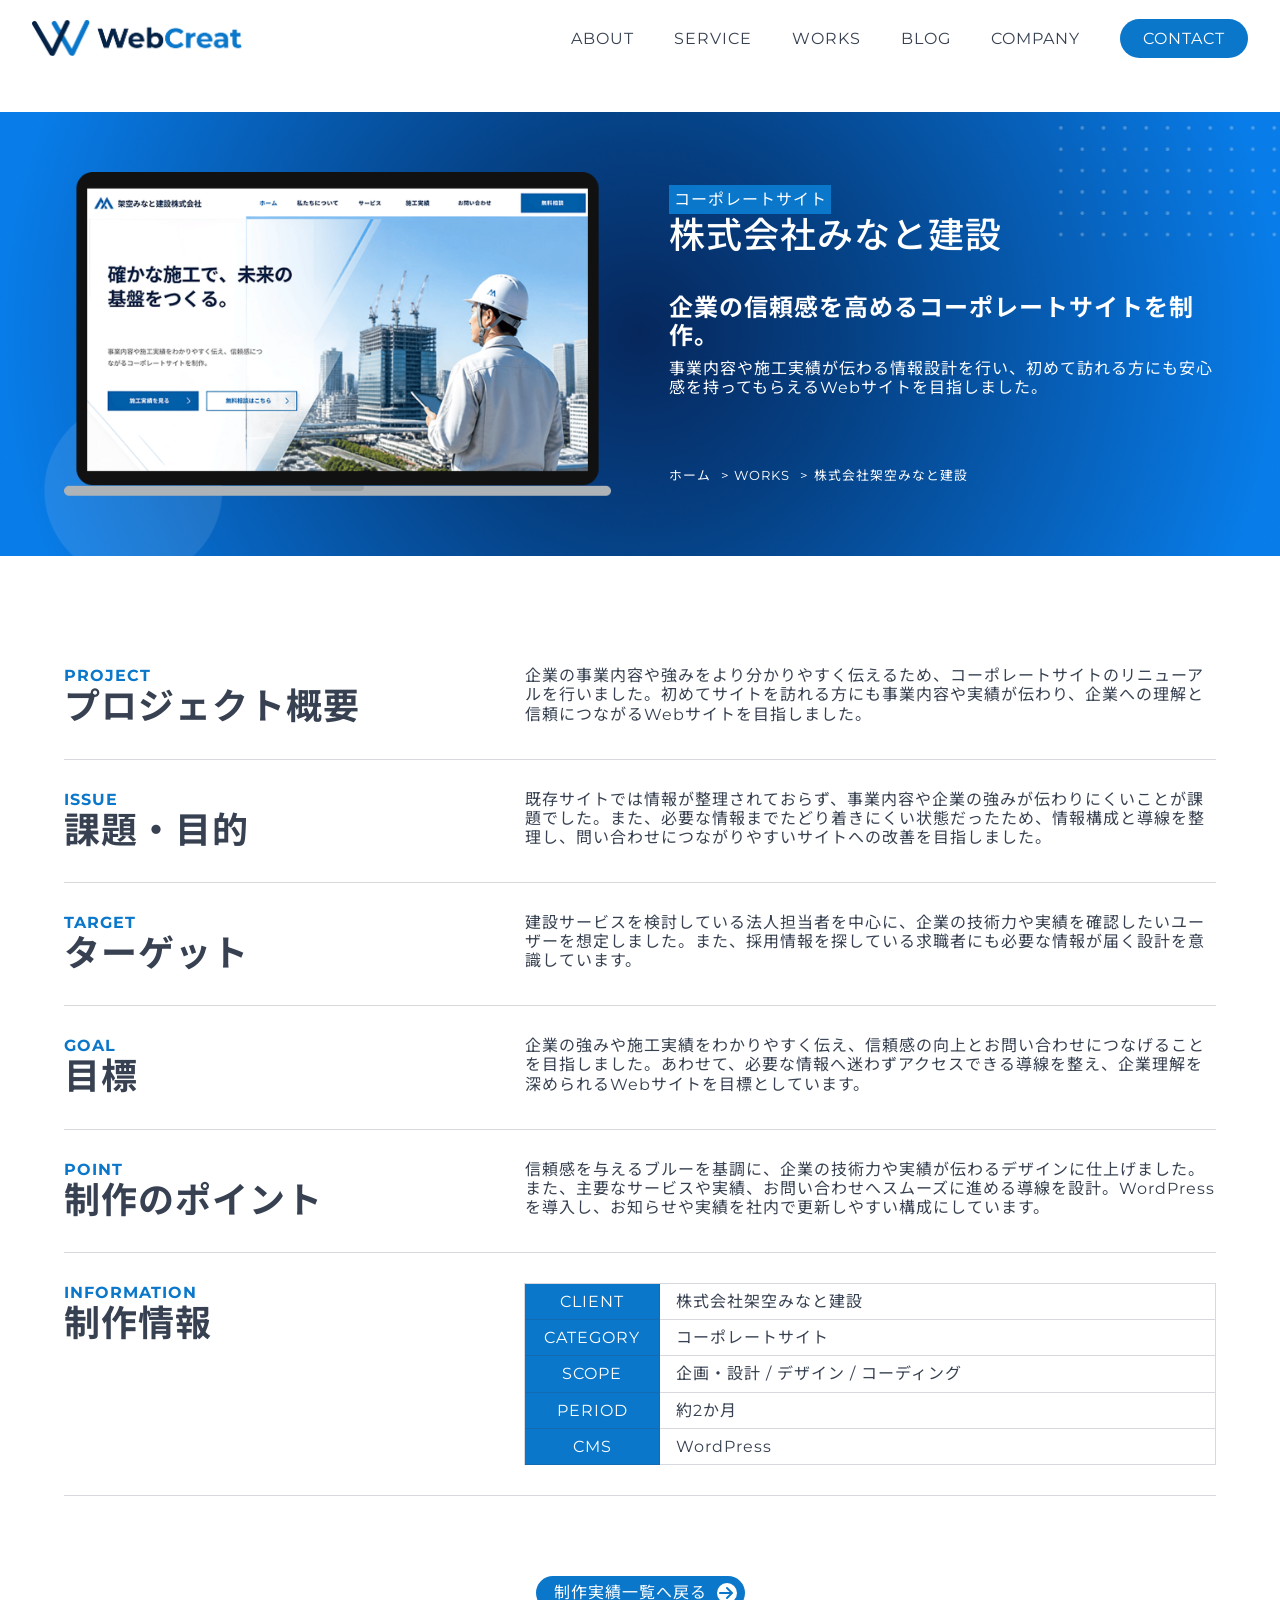
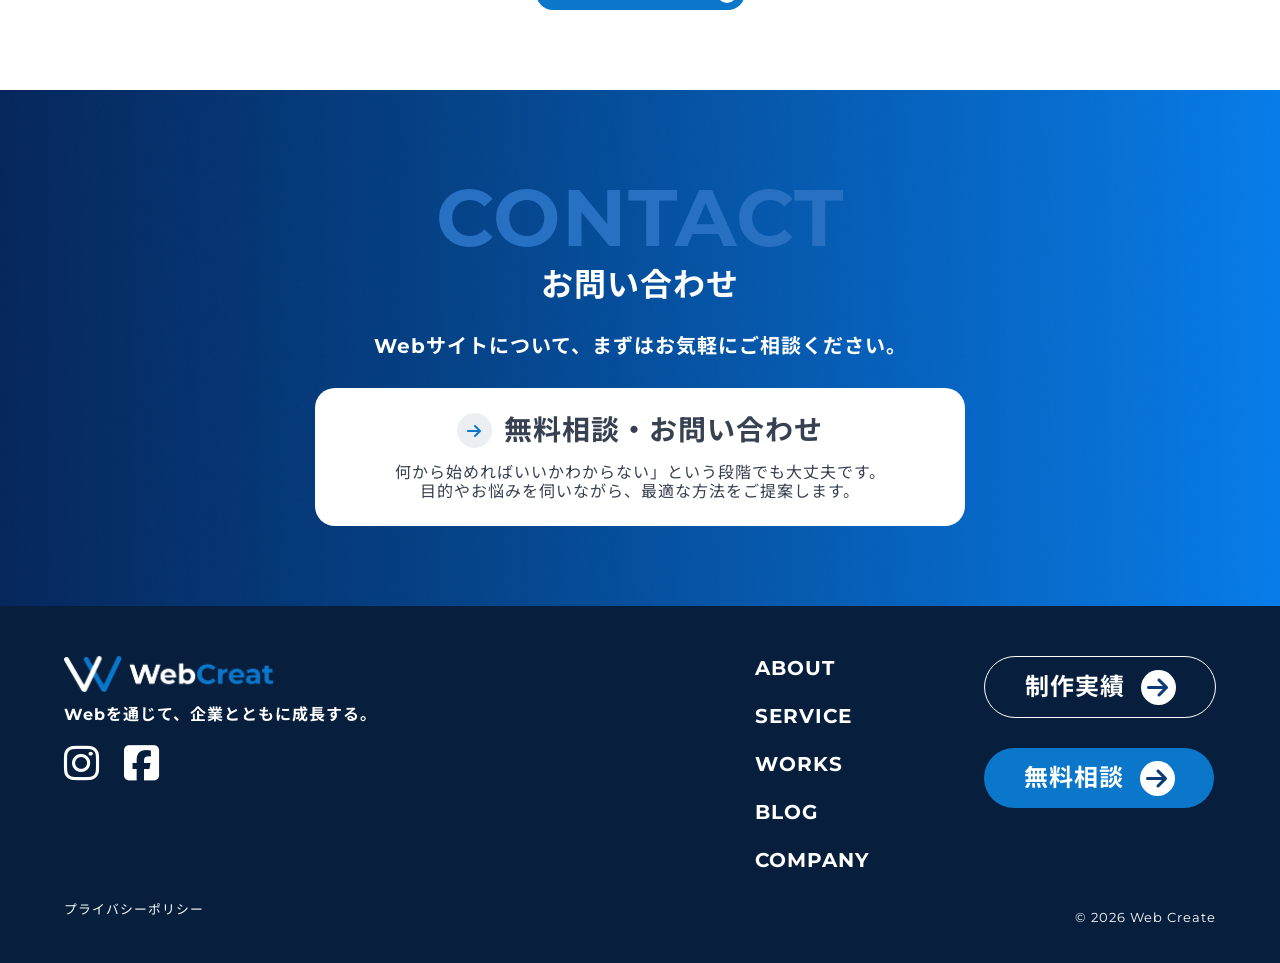
<file: single-work.html>
<!DOCTYPE html>
<html lang="ja">
<head>
    <meta charset="UTF-8">

    <meta name="viewport" content="width=device-width, initial-scale=1.0">

    <title>WebCreat | 中小企業のためのWeb制作会社</title>

    <meta
        name="description"
        content="WebCreatは、中小企業の課題に寄り添い、Webサイト制作・WordPress構築・Webサイト改善・運用保守まで一貫してサポートするWeb制作会社です。"
    >

    <!-- OGP -->
    <meta property="og:title" content="WebCreat | 中小企業のためのWeb制作会社">
    <meta
        property="og:description"
        content="WebCreatは、中小企業の課題に寄り添い、成果につながるWebサイトをご提案するWeb制作会社です。"
    >
    <meta property="og:type" content="website">
    <meta property="og:url" content="本番環境URL">
    <meta property="og:image" content="本番環境URL/img/ogp.png">
    <meta property="og:site_name" content="WebCreat">
    <meta property="og:locale" content="ja_JP">

    <!-- favicon -->
    <link rel="icon" href="/img/fav.svg">

    <!-- Apple Touch Icon -->
    <link
        rel="apple-touch-icon"
        sizes="180x180"
        href="./img/apple-touch-icon.png"
    >

    <!-- Google Fonts -->
    <link rel="preconnect" href="https://fonts.googleapis.com">
    <link rel="preconnect" href="https://fonts.gstatic.com" crossorigin>

    <link
        href="https://fonts.googleapis.com/css2?family=Montserrat:wght@400;500;600;700&family=Noto+Sans+JP:wght@400;500;700&display=swap"
        rel="stylesheet"
    >

    <!-- Font Awesome -->
    <link
        rel="stylesheet"
        href="https://cdnjs.cloudflare.com/ajax/libs/font-awesome/6.7.2/css/all.min.css"
    >

    <!-- Swiper CSS -->
    <link
        rel="stylesheet"
        href="https://cdn.jsdelivr.net/npm/swiper/swiper-bundle.min.css"
    >

    <!-- CSS -->
    <link rel="stylesheet" href="./css/style.css">

    <!-- Swiper JS -->
    <script
        src="https://cdn.jsdelivr.net/npm/swiper/swiper-bundle.min.js"
        defer
    ></script>

    <!-- Original JS -->
    <script src="./js/hamburger.js" defer></script>

</head>
<body class="page-work-single">
    <!-- ここからheader -->
    <header class="header" id="header">
        <div class="header-wrap">
            <h1 class="header-wrap__logo">
                <a href="index.html">
                    <img src="img/headerlogo.png" alt="WebCreat">
                </a>
            </h1>
            <div class="header-wrap__contact">
                <a href="contact.html">CONTACT</a>
            </div>
            <button class="header-wrap__hamburger js-hamburger" id="menuBtn" aria-label="メニューを開く">
                <span></span>
                <span></span>
                <span></span>
            </button>
            <nav class="header-wrap__navi">
                <ul class="header-wrap__navi__menu">
                    <li><a href="about.html">ABOUT</a></li>
                    <li><a href="service.html">SERVICE</a></li>
                    <li><a href="archive-work.html">WORKS</a></li>
                    <li><a href="archive-info.html">BLOG</a></li>
                    <li><a href="company.html">COMPANY</a></li>
                    <li class="header-wrap__navi__menu__contact">
                        <a class="header-wrap__navi__menu__contact__btn" href="contact.html">CONTACT</a>
                    </li>
                </ul>
            </nav>
        </div>
    </header>
    <main>
    <!-- ここからfv -->
    <section class="fv01" id="fv01">
        <div class="fv01-wrap">
            <div class="fv01-wrap__con">
                <div class="fv01-wrap__con__img">
                    <img src="img/fvpc.png" alt="株式会社架空みなと建設">
                </div>
                <div class="fv01-wrap__con__box">
                    <div class="fv01-wrap__con__box__ttl">
                        <p class="fv01-wrap__con__box__ttl__site">コーポレートサイト</p>
                        <p class="fv01-wrap__con__box__ttl__name">株式会社みなと建設　 </p>
                    </div>
                    <div class="fv01-wrap__con__box__catch">
                        <h2 class="fv01-wrap__con__box__catch__ttl">企業の信頼感を高めるコーポレートサイトを制作。</h2>
                        <p class="fv01-wrap__con__box__catch__des">事業内容や施工実績が伝わる情報設計を行い、初めて訪れる方にも安心感を持ってもらえるWebサイトを目指しました。</p>
                    </div>
                    <nav class="fv01-wrap__con__box__breadcrumb breadcrumb" aria-label="パンくずリスト">
                        <ol class="breadcrumb__list">
                            <li class="breadcrumb__item">
                                <a href="index.html">ホーム</a>
                            </li>
                            <li class="breadcrumb__item" aria-current="page">
                                WORKS
                            </li>
                            <li class="breadcrumb__item" aria-current="page">
                                株式会社架空みなと建設
                            </li>
                        </ol>
                    </nav>
                </div>
            </div>
        </div>
    </section>
    <section class="detail" id="detail">
        <div class="detail-wrap inner">
            <div class="detail-wrap__con">

                <div class="detail-wrap__con__list">
                    <div class="detail-wrap__con__list__txt">
                        <h3 class="detail-wrap__con__list__txt__subttl">PROJECT</h3>
                        <h3 class="detail-wrap__con__list__txt__ttl">プロジェクト概要</h3>
                    </div>
                    <p class="detail-wrap__con__list__des">
                    企業の事業内容や強みをより分かりやすく伝えるため、コーポレートサイトのリニューアルを行いました。初めてサイトを訪れる方にも事業内容や実績が伝わり、企業への理解と信頼につながるWebサイトを目指しました。
                    </p>
                </div>

                <div class="detail-wrap__con__list">
                    <div class="detail-wrap__con__list__txt">
                        <h3 class="detail-wrap__con__list__txt__subttl">ISSUE</h3>
                        <h3 class="detail-wrap__con__list__txt__ttl">課題・目的</h3>
                    </div>
                    <p class="detail-wrap__con__list__des">
                        既存サイトでは情報が整理されておらず、事業内容や企業の強みが伝わりにくいことが課題でした。また、必要な情報までたどり着きにくい状態だったため、情報構成と導線を整理し、問い合わせにつながりやすいサイトへの改善を目指しました。
                    </p>
                </div>

                <div class="detail-wrap__con__list">
                    <div class="detail-wrap__con__list__txt">
                        <h3 class="detail-wrap__con__list__txt__subttl">TARGET</h3>
                        <h3 class="detail-wrap__con__list__txt__ttl">ターゲット</h3>
                    </div>
                    <p class="detail-wrap__con__list__des">
                        建設サービスを検討している法人担当者を中心に、企業の技術力や実績を確認したいユーザーを想定しました。また、採用情報を探している求職者にも必要な情報が届く設計を意識しています。
                    </p>
                </div>

                <div class="detail-wrap__con__list">
                    <div class="detail-wrap__con__list__txt">
                        <h3 class="detail-wrap__con__list__txt__subttl">GOAL</h3>
                        <h3 class="detail-wrap__con__list__txt__ttl">目標</h3>
                    </div>
                    <p class="detail-wrap__con__list__des">
                        企業の強みや施工実績をわかりやすく伝え、信頼感の向上とお問い合わせにつなげることを目指しました。あわせて、必要な情報へ迷わずアクセスできる導線を整え、企業理解を深められるWebサイトを目標としています。
                    </p>
                </div>

                <div class="detail-wrap__con__list">
                    <div class="detail-wrap__con__list__txt">
                        <h3 class="detail-wrap__con__list__txt__subttl">POINT</h3>
                        <h3 class="detail-wrap__con__list__txt__ttl">制作のポイント</h3>
                    </div>
                    <p class="detail-wrap__con__list__des">
                        信頼感を与えるブルーを基調に、企業の技術力や実績が伝わるデザインに仕上げました。また、主要なサービスや実績、お問い合わせへスムーズに進める導線を設計。WordPressを導入し、お知らせや実績を社内で更新しやすい構成にしています。
                    </p>
                </div>

                <div class="detail-wrap__con__list">
                    <div class="detail-wrap__con__list__txt">
                        <h3 class="detail-wrap__con__list__txt__subttl">INFORMATION</h3>
                        <h3 class="detail-wrap__con__list__txt__ttl">制作情報</h3>
                    </div>

                    <dl>
                        <dt>CLIENT</dt>
                        <dd>株式会社架空みなと建設</dd>
                        <dt>CATEGORY</dt>
                        <dd>コーポレートサイト</dd>
                        <dt>SCOPE</dt>
                        <dd>企画・設計 / デザイン / コーディング</dd>
                        <dt>PERIOD</dt>
                        <dd>約2か月</dd>
                        <dt>CMS</dt>
                        <dd>WordPress</dd>
                    </dl>
                </div>

                <a href="#" class="detail-wrap__con__btn">
                    制作実績一覧へ戻る
                    <span class="detail-wrap__con__btn__icon">
                        <i class="fa-solid fa-arrow-right" aria-hidden="true"></i>
                    </span>
                </a>

            </div>
        </div>
    </section>
    <section class="contact" id="contact">
            <div class="contact-wrap inner">
                <div class="contact-wrap__con">
                    <div class="contact-wrap__con__ttl">
                        <div class="contact-wrap__con__ttl__txt">
                            <div class="contact-wrap__con__ttl__txt__heading">
                                <h2 class="section-ttl section-ttl--soft">CONTACT</h2>
                                <h3 class="section-subttl section-subttl--white">お問い合わせ </h3>
                            </div>
                            <p class="contact-wrap__con__ttl__txt__des">Webサイトについて、まずはお気軽にご相談ください。</p>
                        </div>
                    </div>
                    <div class="contact-wrap__con__list">
                        <a href="contact.html">
                            <div class="contact-wrap__con__list__item">
                                <i class="fa-solid fa-arrow-right" aria-hidden="true"></i>
                                <h4 class="contact-wrap__con__list__item__ttl">無料相談・お問い合わせ</h4>
                            </div>
                            <p class="contact-wrap__con__list__des">何から始めればいいかわからない」という段階でも大丈夫です。<br>
                                目的やお悩みを伺いながら、最適な方法をご提案します。</p>
                        </a>
                    </div>
                </div>
            </div>

    </section>
    </main>
    <!-- これからfooter -->
    <footer class="footer" id="footer">
        <div class="footer-wrap inner02">
            <div class="footer-wrap__con">
                <div class="footer-wrap__con__brand">
                    <div class="footer-wrap__con__brand__logo">
                        <a href="index.html">
                            <img src="img/footerlogo.png" alt="WebCreat">
                        </a>
                    </div>
                    <p class="footer-wrap__con__brand__ttl">Webを通じて、企業とともに成長する。</p>
                    <div class="footer-wrap__con__brand__sns">

                        <a
                            href="https://www.instagram.com/"
                            class="footer-wrap__con__brand__sns__link"
                            aria-label="Instagram"
                            target="_blank"
                            rel="noopener noreferrer"
                        >
                            <i class="fa-brands fa-instagram"></i>
                        </a>

                        <a
                            href="https://www.facebook.com/"
                            class="footer-wrap__con__brand__sns__link"
                            aria-label="Facebook"
                            target="_blank"
                            rel="noopener noreferrer"
                        >
                            <i class="fa-brands fa-square-facebook"></i>
                        </a>

                    </div>
                </div>
                <div class="footer-wrap__con__item">
                    <nav class="footer-wrap__con__item__navi">
                        <ul class="footer-wrap__con__item__navi__menu">
                            <li><a href="about.html">ABOUT</a></li>
                            <li><a href="service.html">SERVICE</a></li>
                            <li><a href="archive-work.html">WORKS</a></li>
                            <li><a href="archive-info.html">BLOG</a></li>
                            <li><a href="company.html">COMPANY</a></li>
                        </ul>
                    </nav>
                    <div class="footer-wrap__con__item__btn">
                        <div class="footer-wrap__con__box">
                            <a  class="btn03" href="archive-work.html">制作実績
                                <i class="fa-solid fa-arrow-right" aria-hidden="true"></i>
                            </a>
                        </div>
                        <div class="footer-wrap__con__box">
                            <a class="btn02" href="contact.html">無料相談
                                <i class="fa-solid fa-arrow-right" aria-hidden="true"></i>
                            </a>
                        </div>
                    </div>
                </div>

            </div>
            <div class="footer-wrap__small">
                <a href="privacypolicy.html">プライバシーポリシー</a>
                <small>© 2026 Web Create</small>
            </div>
        </div>
    </footer>
</body>
</html>
</file>
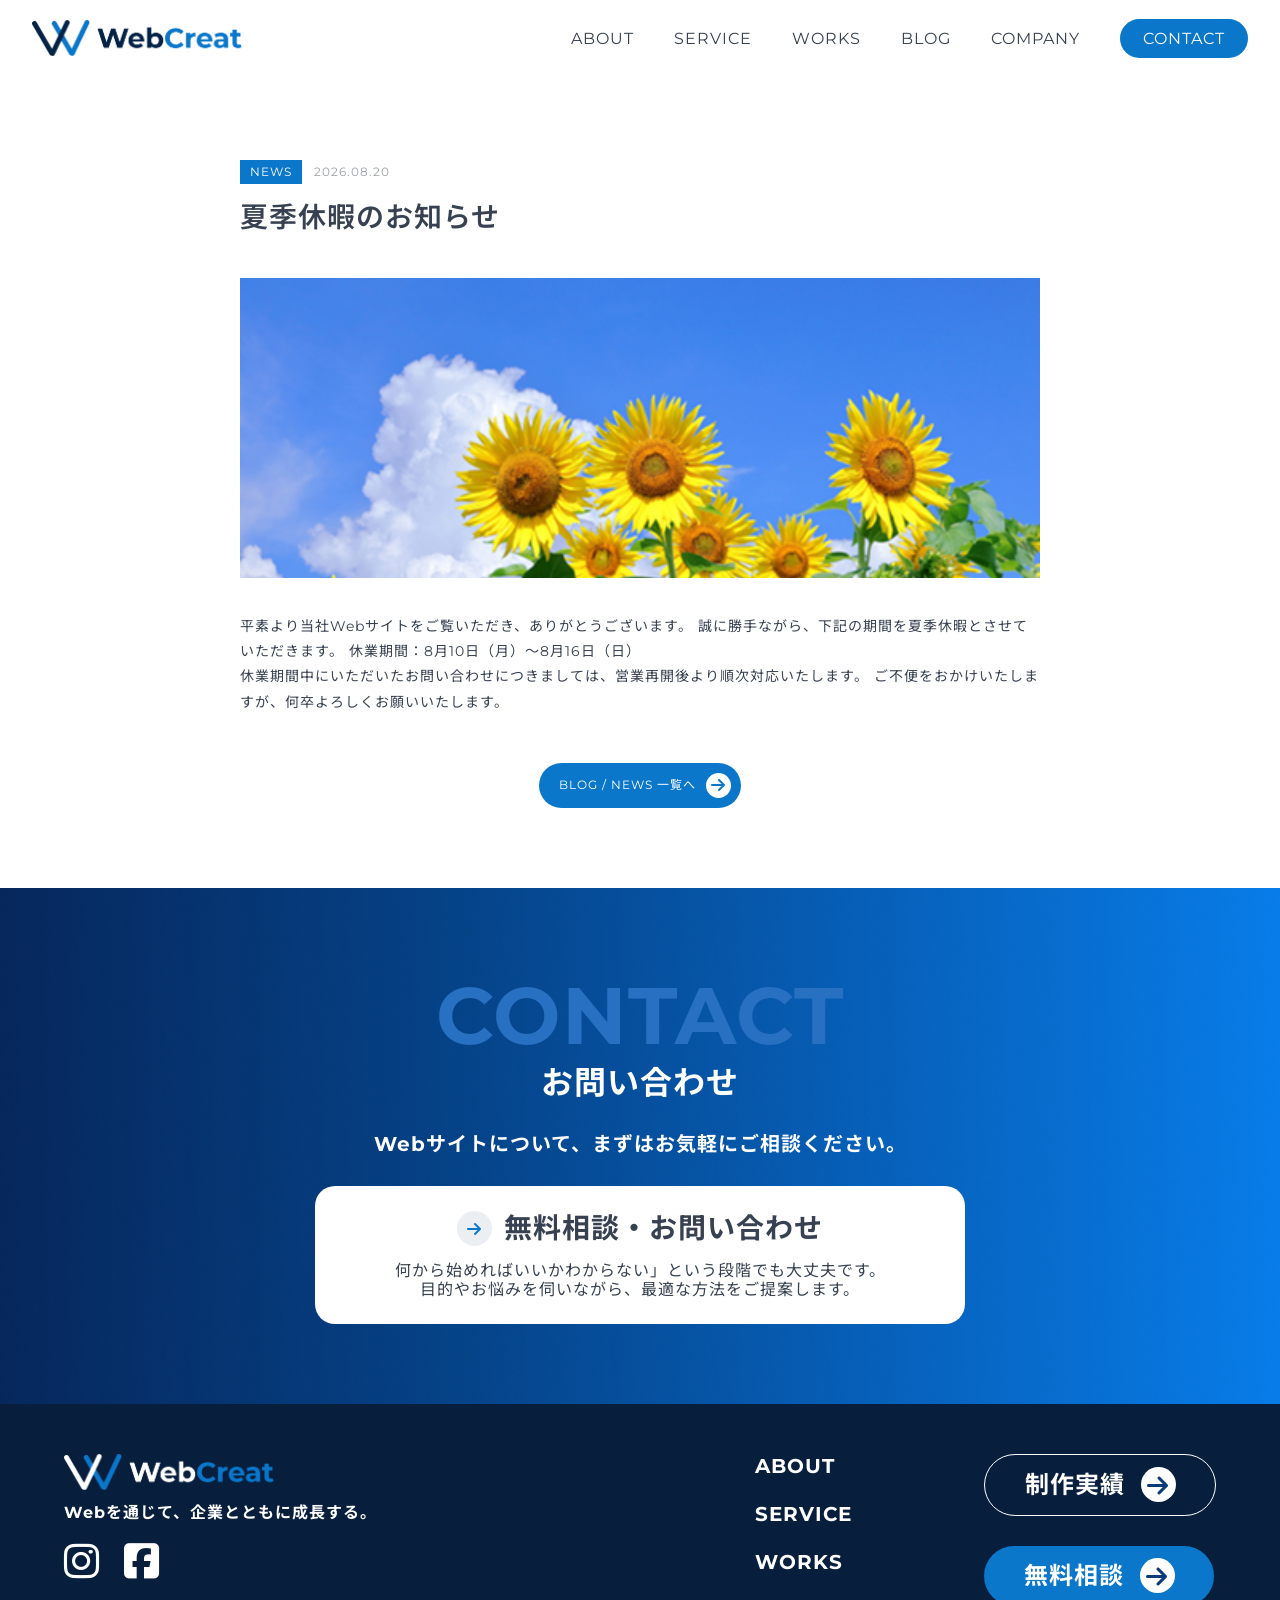
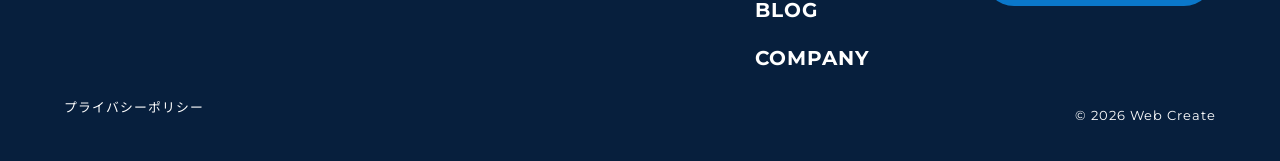
<file: single.html>
<!DOCTYPE html>
<html lang="ja">
<head>
    <meta charset="UTF-8">

    <meta name="viewport" content="width=device-width, initial-scale=1.0">

    <title>WebCreat | 中小企業のためのWeb制作会社</title>

    <meta
        name="description"
        content="WebCreatは、中小企業の課題に寄り添い、Webサイト制作・WordPress構築・Webサイト改善・運用保守まで一貫してサポートするWeb制作会社です。"
    >

    <!-- OGP -->
    <meta property="og:title" content="WebCreat | 中小企業のためのWeb制作会社">
    <meta
        property="og:description"
        content="WebCreatは、中小企業の課題に寄り添い、成果につながるWebサイトをご提案するWeb制作会社です。"
    >
    <meta property="og:type" content="website">
    <meta property="og:url" content="本番環境URL">
    <meta property="og:image" content="本番環境URL/img/ogp.png">
    <meta property="og:site_name" content="WebCreat">
    <meta property="og:locale" content="ja_JP">

    <!-- favicon -->
    <link rel="icon" href="/img/fav.svg">

    <!-- Apple Touch Icon -->
    <link
        rel="apple-touch-icon"
        sizes="180x180"
        href="./img/apple-touch-icon.png"
    >

    <!-- Google Fonts -->
    <link rel="preconnect" href="https://fonts.googleapis.com">
    <link rel="preconnect" href="https://fonts.gstatic.com" crossorigin>

    <link
        href="https://fonts.googleapis.com/css2?family=Montserrat:wght@400;500;600;700&family=Noto+Sans+JP:wght@400;500;700&display=swap"
        rel="stylesheet"
    >

    <!-- Font Awesome -->
    <link
        rel="stylesheet"
        href="https://cdnjs.cloudflare.com/ajax/libs/font-awesome/6.7.2/css/all.min.css"
    >

    <!-- Swiper CSS -->
    <link
        rel="stylesheet"
        href="https://cdn.jsdelivr.net/npm/swiper/swiper-bundle.min.css"
    >

    <!-- CSS -->
    <link rel="stylesheet" href="./css/style.css">

    <!-- Swiper JS -->
    <script
        src="https://cdn.jsdelivr.net/npm/swiper/swiper-bundle.min.js"
        defer
    ></script>

    <!-- Original JS -->
    <script src="./js/hamburger.js" defer></script>

</head>
<body class="page-single">
    <!-- ここからheader -->
    <header class="header" id="header">
        <div class="header-wrap">
            <h1 class="header-wrap__logo">
                <a href="index.html">
                    <img src="img/headerlogo.png" alt="WebCreat">
                </a>
            </h1>
            <div class="header-wrap__contact">
                <a href="contact.html">CONTACT</a>
            </div>
            <button class="header-wrap__hamburger js-hamburger" id="menuBtn" aria-label="メニューを開く">
                <span></span>
                <span></span>
                <span></span>
            </button>
            <nav class="header-wrap__navi">
                <ul class="header-wrap__navi__menu">
                    <li><a href="about.html">ABOUT</a></li>
                    <li><a href="service.html">SERVICE</a></li>
                    <li><a href="archive-work.html">WORKS</a></li>
                    <li><a href="archive-info.html">BLOG</a></li>
                    <li><a href="company.html">COMPANY</a></li>
                    <li class="header-wrap__navi__menu__contact">
                        <a class="header-wrap__navi__menu__contact__btn" href="contact.html">CONTACT</a>
                    </li>
                </ul>
            </nav>
        </div>
    </header>
    <main>
    <section class="single" id="single">
        <div class="single-wrap inner">
            <div class="single-wrap__con">
                <ul class="single-wrap__con__list">
                    <li>NEWS</li>
                    <li>2026.08.20</li>
                </ul>
                <h2 class="single-wrap__con__ttl">夏季休暇のお知らせ</h2>
                <div class="single-wrap__con__img">
                    <img src="img/news.png" alt="夏季休暇">
                </div>
                <p class="single-wrap__con__des">平素より当社Webサイトをご覧いただき、ありがとうございます。 誠に勝手ながら、下記の期間を夏季休暇とさせていただきます。
                休業期間：8月10日（月）〜8月16日（日）<br>
                休業期間中にいただいたお問い合わせにつきましては、営業再開後より順次対応いたします。 ご不便をおかけいたしますが、何卒よろしくお願いいたします。
                </p>
                <div class="single-wrap__con__btn">
                    BLOG / NEWS 一覧へ
                    <i class="fa-solid fa-arrow-right" aria-hidden="true"></i>
                </div>
            </div>
        </div>
    </section>
    <!-- ここからcontact -->
    <section class="contact" id="contact">
            <div class="contact-wrap inner">
                <div class="contact-wrap__con">
                    <div class="contact-wrap__con__ttl">
                        <div class="contact-wrap__con__ttl__txt">
                            <div class="contact-wrap__con__ttl__txt__heading">
                                <h2 class="section-ttl section-ttl--soft">CONTACT</h2>
                                <h3 class="section-subttl section-subttl--white">お問い合わせ </h3>
                            </div>
                            <p class="contact-wrap__con__ttl__txt__des">Webサイトについて、まずはお気軽にご相談ください。</p>
                        </div>
                    </div>
                    <div class="contact-wrap__con__list">
                        <a href="contact.html">
                            <div class="contact-wrap__con__list__item">
                                <i class="fa-solid fa-arrow-right" aria-hidden="true"></i>
                                <h4 class="contact-wrap__con__list__item__ttl">無料相談・お問い合わせ</h4>
                            </div>
                            <p class="contact-wrap__con__list__des">何から始めればいいかわからない」という段階でも大丈夫です。<br>
                                目的やお悩みを伺いながら、最適な方法をご提案します。</p>
                        </a>
                    </div>
                </div>
            </div>

    </section>
    </main>
    <!-- これからfooter -->
    <footer class="footer" id="footer">
        <div class="footer-wrap inner02">
            <div class="footer-wrap__con">
                <div class="footer-wrap__con__brand">
                    <div class="footer-wrap__con__brand__logo">
                        <a href="index.html">
                            <img src="img/footerlogo.png" alt="WebCreat">
                        </a>
                    </div>
                    <p class="footer-wrap__con__brand__ttl">Webを通じて、企業とともに成長する。</p>
                    <div class="footer-wrap__con__brand__sns">

                        <a
                            href="https://www.instagram.com/"
                            class="footer-wrap__con__brand__sns__link"
                            aria-label="Instagram"
                            target="_blank"
                            rel="noopener noreferrer"
                        >
                            <i class="fa-brands fa-instagram"></i>
                        </a>

                        <a
                            href="https://www.facebook.com/"
                            class="footer-wrap__con__brand__sns__link"
                            aria-label="Facebook"
                            target="_blank"
                            rel="noopener noreferrer"
                        >
                            <i class="fa-brands fa-square-facebook"></i>
                        </a>

                    </div>
                </div>
                <div class="footer-wrap__con__item">
                    <nav class="footer-wrap__con__item__navi">
                        <ul class="footer-wrap__con__item__navi__menu">
                            <li><a href="about.html">ABOUT</a></li>
                            <li><a href="service.html">SERVICE</a></li>
                            <li><a href="archive-work.html">WORKS</a></li>
                            <li><a href="archive-info.html">BLOG</a></li>
                            <li><a href="company.html">COMPANY</a></li>
                        </ul>
                    </nav>
                    <div class="footer-wrap__con__item__btn">
                        <div class="footer-wrap__con__box">
                            <a  class="btn03" href="archive-work.html">制作実績
                                <i class="fa-solid fa-arrow-right" aria-hidden="true"></i>
                            </a>
                        </div>
                        <div class="footer-wrap__con__box">
                            <a class="btn02" href="contact.html">無料相談
                                <i class="fa-solid fa-arrow-right" aria-hidden="true"></i>
                            </a>
                        </div>
                    </div>
                </div>

            </div>
            <div class="footer-wrap__small">
                <a href="privacypolicy.html">プライバシーポリシー</a>
                <small>© 2026 Web Create</small>
            </div>
        </div>
    </footer>
</body>
</html>
</file>
<file: css/style.css>
html, body, div, span, object, iframe,
h1, h2, h3, h4, h5, h6, p, blockquote, pre,
abbr, address, cite, code,
del, dfn, em, img, ins, kbd, q, samp,
small, strong, sub, sup, var,
b, i,
dl, dt, dd, ol, ul, li,
fieldset, form, label, legend,
table, caption, tbody, tfoot, thead, tr, th, td,
article, aside, canvas, details, figcaption, figure,
footer, header, hgroup, menu, nav, section, summary,
time, mark, audio, video {
  margin: 0;
  padding: 0;
  border: 0;
  outline: 0;
  font-size: 100%;
  vertical-align: baseline;
  background: transparent;
}

body {
  line-height: 1;
}

article, aside, details, figcaption, figure,
footer, header, hgroup, menu, nav, section {
  display: block;
}

nav ul {
  list-style: none;
}

blockquote, q {
  quotes: none;
}

blockquote:before, blockquote:after,
q:before, q:after {
  content: "";
  content: none;
}

a {
  margin: 0;
  padding: 0;
  font-size: 100%;
  vertical-align: baseline;
  background: transparent;
}

/* change colors to suit your needs */
ins {
  background-color: #ff9;
  color: #000;
  text-decoration: none;
}

/* change colors to suit your needs */
mark {
  background-color: #ff9;
  color: #000;
  font-style: italic;
  font-weight: bold;
}

del {
  text-decoration: line-through;
}

abbr[title], dfn[title] {
  border-bottom: 1px dotted;
  cursor: help;
}

table {
  border-collapse: collapse;
  border-spacing: 0;
}

/* change border color to suit your needs */
hr {
  display: block;
  height: 1px;
  border: 0;
  border-top: 1px solid #cccccc;
  margin: 1em 0;
  padding: 0;
}

input, select {
  vertical-align: middle;
}

html {
  font-size: 100%;
  scroll-behavior: smooth;
  scroll-padding-top: 100px;
}

body {
  line-height: 1.2;
  letter-spacing: 1px;
  background-color: #fff;
  color: #374151;
  font-family: "Montserrat", "Noto Sans JP", sans-serif;
  overflow-x: hidden;
  word-break: break-all;
  padding-top: 80px;
}

li {
  list-style: none;
}

a {
  text-decoration: none;
  text-decoration: none;
  transition: all 0.3s ease;
}

a:hover {
  opacity: 0.7;
}

.btn01 {
  width: 230px;
  height: 60px;
  display: inline-flex;
  align-items: center;
  justify-content: center;
  border-radius: 9999px;
  color: #0A3B78;
  background-color: #fff;
  font-size: clamp(1.125rem, 0.989rem + 0.68vw, 1.5rem);
  font-weight: 700;
}
.btn01 i {
  display: flex;
  align-items: center;
  justify-content: center;
  width: 35px;
  height: 35px;
  border-radius: 50%;
  color: #fff;
  background-color: #0A3B78;
  margin-left: 1rem;
  transition: transform 0.45s ease, background-color 0.6s ease, color 0.6s ease;
}

.btn02 {
  width: 230px;
  height: 60px;
  display: inline-flex;
  align-items: center;
  justify-content: center;
  border-radius: 9999px;
  background-color: #0A77CA;
  color: #fff;
  font-size: clamp(1.125rem, 0.989rem + 0.68vw, 1.5rem);
  font-weight: 700;
}
.btn02 i {
  display: flex;
  align-items: center;
  justify-content: center;
  width: 35px;
  height: 35px;
  border-radius: 50%;
  color: #0A3B78;
  background-color: #fff;
  margin-left: 1rem;
  transition: transform 0.45s ease, background-color 0.6s ease, color 0.6s ease;
}

.btn03 {
  width: 230px;
  height: 60px;
  display: inline-flex;
  align-items: center;
  justify-content: center;
  border-radius: 9999px;
  color: #fff;
  background-color: #071F3D;
  font-size: clamp(1.125rem, 0.989rem + 0.68vw, 1.5rem);
  font-weight: 700;
  border: 1px solid #fff;
}
.btn03 i {
  display: flex;
  align-items: center;
  justify-content: center;
  width: 35px;
  height: 35px;
  border-radius: 50%;
  color: #0A3B78;
  background-color: #fff;
  margin-left: 1rem;
  transition: transform 0.45s ease, background-color 0.6s ease, color 0.6s ease;
}

.btn {
  width: 200px;
  height: 50px;
  display: inline-flex;
  align-items: center;
  justify-content: center;
  border: 1px solid #374151;
  border-radius: 6px;
  color: #374151;
  background-color: #fff;
}
.btn i {
  display: flex;
  align-items: center;
  justify-content: center;
  width: 25px;
  height: 25px;
  border-radius: 50%;
  color: #fff;
  background-color: #0A3B78;
  margin-left: 1rem;
  transition: transform 0.45s ease, background-color 0.6s ease, color 0.6s ease;
}
.btn:hover {
  color: #fff;
  background-color: #0A3B78;
}
.btn:hover i {
  color: #0A3B78;
  background-color: #fff;
  transform: translateX(3px);
}

.inner {
  width: 90%;
  max-width: 1200px;
  margin: 0 auto;
  padding-top: clamp(2.5rem, 1.591rem + 4.55vw, 5rem);
  padding-bottom: clamp(2.5rem, 1.591rem + 4.55vw, 5rem);
}

.inner02 {
  width: 90%;
  max-width: 1200px;
  margin: 0 auto;
  padding-top: clamp(2.5rem, 2.273rem + 1.14vw, 3.125rem);
  padding-bottom: clamp(1.25rem, 1.023rem + 1.14vw, 1.875rem);
}

.section-ttl {
  font-size: clamp(2.2rem, 1.182rem + 5.09vw, 5rem);
}
.section-ttl--light {
  color: #EBEFF4;
}
.section-ttl--soft {
  color: #2870c2;
}
.section-ttl--white {
  color: #2870c2;
}
.section-ttl--white-25 {
  color: rgba(255, 255, 255, 0.2509803922);
}

.section-subttl {
  font-size: clamp(1.25rem, 0.977rem + 1.36vw, 2rem);
}
.section-subttl--blue {
  color: #0A77CA;
}
.section-subttl--white {
  color: #fff;
}

.loading {
  display: flex;
  align-items: center;
  justify-content: center;
  position: fixed;
  inset: 0;
  z-index: 9999;
  background: linear-gradient(135deg, #0A3B78 0%, #0A77CA 100%);
  opacity: 1;
  visibility: visible;
  transition: opacity 0.7s ease, visibility 0.7s ease;
}
.loading__inner {
  text-align: center;
}
.loading__inner img {
  width: 300px;
  display: block;
  margin: 0 auto;
  opacity: 0;
  transform: translateY(8px);
  animation: loading-logo 0.8s ease forwards;
}
.loading__spinner {
  display: block;
  width: 34px;
  height: 34px;
  margin: 28px auto 0;
  border: 3px solid rgba(255, 255, 255, 0.2509803922);
  border-top-color: #6EC8FF;
  border-radius: 50%;
  animation: loading-spin 1.8s linear infinite;
}
.loading.is-loaded {
  opacity: 0;
  visibility: hidden;
  pointer-events: none;
}

@keyframes loading-logo {
  0% {
    opacity: 0;
    transform: translateY(8px);
  }
  100% {
    opacity: 1;
    transform: translateY(0);
  }
}
@keyframes loading-spin {
  to {
    transform: rotate(360deg);
  }
}
@keyframes loading-spin {
  to {
    transform: rotate(360deg);
  }
}
.header {
  position: fixed;
  top: 0;
  left: 0;
  width: 100%;
  background-color: #fff;
  z-index: 1000;
}
.header-wrap {
  display: flex;
  align-items: center;
  padding: 1.2rem 2.5%;
  justify-content: space-between;
}
.header-wrap__logo {
  width: 210px;
}
@media screen and (max-width: 1024px) {
  .header-wrap__logo {
    width: 180px;
  }
}
@media screen and (max-width: 768px) {
  .header-wrap__logo {
    width: 130px;
  }
}
@media screen and (max-width: 480px) {
  .header-wrap__logo {
    width: 110px;
  }
}
.header-wrap__logo a {
  display: block;
}
.header-wrap__logo a img {
  width: 100%;
  height: 100%;
  display: block;
}
.header-wrap__contact {
  display: none;
}
@media screen and (max-width: 1024px) {
  .header-wrap__contact {
    display: block;
    margin-left: auto;
    margin-right: 1rem;
  }
  .header-wrap__contact a {
    display: block;
    color: #fff;
    background-color: #0A77CA;
    padding: 0.6rem 1.45rem;
    border-radius: 50px;
    font-size: clamp(0.813rem, 0.744rem + 0.34vw, 1rem);
  }
}
@media screen and (max-width: 1024px) {
  .header-wrap__navi {
    position: fixed;
    top: 0;
    right: -100%;
    width: 100%;
    height: 100dvh;
    background-color: #fff;
    transition: right 0.6s ease;
    z-index: 1000;
  }
  .header-wrap__navi.is-active {
    right: 0;
  }
}
.header-wrap__navi__menu {
  display: flex;
  align-items: center;
  gap: clamp(1.875rem, 1.648rem + 1.14vw, 2.5rem);
}
@media screen and (max-width: 1024px) {
  .header-wrap__navi__menu {
    flex-direction: column;
    justify-content: center;
    width: 100%;
    height: 100%;
  }
}
.header-wrap__navi__menu li a {
  position: relative;
  color: #374151;
  font-size: clamp(0.813rem, 0.744rem + 0.34vw, 1rem);
}
.header-wrap__navi__menu li a::after {
  content: "";
  position: absolute;
  left: 0;
  bottom: -6px;
  width: 100%;
  height: 2px;
  background-color: #0A77CA;
  transform: scale(0);
  transform-origin: left;
  transition: transform 0.5s ease;
}
.header-wrap__navi__menu li a:hover::after {
  transform: scaleX(1);
}
.header-wrap__navi__menu li a.header-wrap__navi__menu__contact__btn {
  display: block;
  color: #fff;
  background-color: #0A77CA;
  padding: 0.6rem 1.45rem;
  border-radius: 50px;
}
.header-wrap__navi__menu li a.header-wrap__navi__menu__contact__btn::after {
  display: none;
}
.header-wrap__hamburger {
  display: none;
  position: relative;
  width: 40px;
  height: 40px;
  flex-shrink: 0;
  padding: 0;
  border: none;
  background-color: #0A77CA;
  cursor: pointer;
  z-index: 1100;
}
@media screen and (max-width: 1024px) {
  .header-wrap__hamburger {
    display: block;
  }
}
.header-wrap__hamburger span {
  position: absolute;
  left: 5px;
  width: 30px;
  height: 2px;
  background-color: #fff;
  transition: top 0.3s ease, transform 0.3s ease, opacity 0.3s ease;
}
.header-wrap__hamburger span:nth-child(1) {
  top: 10px;
}
.header-wrap__hamburger span:nth-child(2) {
  top: 19px;
}
.header-wrap__hamburger span:nth-child(3) {
  top: 28px;
}
.header-wrap__hamburger.is-active span:nth-child(1) {
  top: 19px;
  transform: rotate(45deg);
}
.header-wrap__hamburger.is-active span:nth-child(2) {
  opacity: 0;
}
.header-wrap__hamburger.is-active span:nth-child(3) {
  top: 19px;
  transform: rotate(-45deg);
}

.contact {
  background-image: url("../img/contact.png");
  background-position: center;
  background-repeat: no-repeat;
  background-size: cover;
}
.contact-wrap__con {
  text-align: center;
}
.contact-wrap__con__ttl__txt__des {
  font-size: clamp(1rem, 0.909rem + 0.45vw, 1.25rem);
  font-weight: 700;
  color: #fff;
  margin-top: clamp(1.25rem, 1.023rem + 1.14vw, 1.875rem);
  margin-bottom: clamp(1.25rem, 1.023rem + 1.14vw, 1.875rem);
}
.contact-wrap__con__list {
  background-color: #fff;
  padding: clamp(1rem, 0.795rem + 1.02vw, 1.563rem);
  width: 600px;
  margin: 0 auto;
  border-radius: 20px;
}
@media screen and (max-width: 768px) {
  .contact-wrap__con__list {
    width: 89%;
  }
}
.contact-wrap__con__list a {
  display: block;
  color: #374151;
}
.contact-wrap__con__list__item {
  display: flex;
  align-items: center;
  justify-content: center;
  margin-bottom: 0.9rem;
}
@media screen and (max-width: 768px) {
  .contact-wrap__con__list__item {
    flex-direction: column;
    margin-right: 0;
    gap: 1rem;
  }
}
.contact-wrap__con__list__item i {
  width: 35px;
  height: 35px;
  display: flex;
  align-items: center;
  justify-content: center;
  border-radius: 50%;
  background-color: #EBEFF4;
  color: #0A77CA;
  margin-right: 0.8rem;
}
.contact-wrap__con__list__item__ttl {
  font-size: clamp(1.25rem, 1.068rem + 0.91vw, 1.75rem);
}
.contact-wrap__con__list__des {
  font-size: clamp(0.813rem, 0.744rem + 0.34vw, 1rem);
}

.footer {
  background-color: #071F3D;
}
.footer-wrap__con {
  display: flex;
  align-items: center;
  justify-content: space-between;
  align-items: start;
}
@media screen and (max-width: 768px) {
  .footer-wrap__con {
    flex-direction: column;
  }
}
.footer-wrap__con__brand {
  width: 55%;
}
@media screen and (max-width: 1024px) {
  .footer-wrap__con__brand {
    width: 35%;
  }
}
@media screen and (max-width: 1024px) and (max-width: 768px) {
  .footer-wrap__con__brand {
    width: 100%;
  }
}
.footer-wrap__con__brand__logo {
  width: 210px;
}
@media screen and (max-width: 1024px) {
  .footer-wrap__con__brand__logo {
    width: 180px;
  }
}
@media screen and (max-width: 768px) {
  .footer-wrap__con__brand__logo {
    width: 250px;
  }
}
@media screen and (max-width: 480px) {
  .footer-wrap__con__brand__logo {
    width: 110px;
  }
}
.footer-wrap__con__brand__logo a {
  display: block;
}
.footer-wrap__con__brand__logo a img {
  width: 100%;
  height: 100%;
  display: block;
}
.footer-wrap__con__brand__ttl {
  margin-top: 0.8rem;
  margin-bottom: 1.2rem;
  color: #fff;
  font-size: clamp(0.9rem, 0.864rem + 0.18vw, 1rem);
  font-weight: 700;
}
.footer-wrap__con__brand__sns {
  display: flex;
  align-items: center;
  gap: 1.5rem;
}
.footer-wrap__con__brand__sns__link {
  display: block;
  color: #fff;
  font-size: 2.5rem;
  line-height: 1;
  transition: opacity 0.3s ease;
}
.footer-wrap__con__brand__sns__link:hover {
  opacity: 0.7;
}
.footer-wrap__con__brand__sns__link i {
  display: block;
}
.footer-wrap__con__item {
  width: 40%;
  display: flex;
  align-items: center;
  justify-content: space-between;
  align-items: start;
}
@media screen and (max-width: 1024px) {
  .footer-wrap__con__item {
    width: 50%;
  }
}
@media screen and (max-width: 1024px) and (max-width: 768px) {
  .footer-wrap__con__item {
    flex-direction: column;
    width: 100%;
  }
}
.footer-wrap__con__item__navi__menu li {
  margin-bottom: 1.5rem;
}
.footer-wrap__con__item__navi__menu li:last-child {
  margin-bottom: 0;
}
@media screen and (max-width: 768px) {
  .footer-wrap__con__item__navi__menu li {
    margin: 1.5rem 0;
  }
  .footer-wrap__con__item__navi__menu li:last-child {
    margin-bottom: 1.5rem;
  }
}
.footer-wrap__con__item__navi__menu li a {
  color: #fff;
  display: inline-block;
  font-weight: 700;
  font-size: clamp(1rem, 0.909rem + 0.45vw, 1.25rem);
  position: relative;
}
.footer-wrap__con__item__navi__menu li a::after {
  content: "";
  position: absolute;
  left: 0;
  bottom: -6px;
  width: 100%;
  height: 2px;
  background-color: #fff;
  transform: scaleX(0);
  transform-origin: left;
  transition: transform 0.5s ease;
}
.footer-wrap__con__item__navi__menu li a:hover::after {
  transform: scaleX(1);
}
.footer-wrap__con__item__btn {
  display: flex;
  flex-direction: column;
  gap: clamp(1.25rem, 1.023rem + 1.14vw, 1.875rem);
}
.footer-wrap__small {
  display: flex;
  align-items: center;
  justify-content: space-between;
  margin-top: clamp(1.25rem, 1.023rem + 1.14vw, 1.875rem);
}
@media screen and (max-width: 768px) {
  .footer-wrap__small {
    flex-direction: column;
    justify-content: center;
  }
}
.footer-wrap__small a {
  display: block;
  color: #fff;
  font-size: 0.8rem;
  margin-bottom: 1rem;
}
.footer-wrap__small small {
  color: #fff;
  font-size: 0.8rem;
}

[data-scroll=fade] {
  opacity: 0;
  transform: translateY(30px);
  transition: opacity 0.7s ease, transform 0.7s ease;
}
[data-scroll=fade].is-show {
  opacity: 1;
  transform: translateY(0);
}

@media (prefers-reduced-motion: reduce) {
  *,
  *::before,
  *::after {
    animation-duration: 0.01ms !important;
    animation-iteration-count: 1 !important;
    transition-duration: 0.01ms !important;
  }
}
.top {
  background-image: url("../img/fv-ttl.png");
  background-position: center;
  background-repeat: no-repeat;
  background-size: cover;
}
.top-wrap {
  padding-top: clamp(2.5rem, 2.273rem + 1.14vw, 3.125rem);
  padding-bottom: clamp(2.5rem, 2.273rem + 1.14vw, 3.125rem);
}
.top-wrap__body {
  text-align: center;
}
.top-wrap__body__ttl {
  font-size: clamp(2.5rem, 2.045rem + 2.27vw, 3.75rem);
  color: #fff;
}
.top-wrap__body__subttl {
  font-size: clamp(1.5rem, 1.227rem + 1.36vw, 2.25rem);
  color: #fff;
}

.breadcrumb {
  margin-top: clamp(1.875rem, 1.648rem + 1.14vw, 2.5rem);
  text-align: center;
}
@media screen and (max-width: 768px) {
  .breadcrumb {
    margin-inline: auto;
  }
}
.breadcrumb__list {
  display: flex;
  align-items: center;
  justify-content: center;
}
.breadcrumb__item {
  font-size: 0.8rem;
  color: #fff;
  white-space: nowrap;
}
.breadcrumb__item:not(:last-child)::after {
  content: ">";
  margin: 0 0.36rem;
}
.breadcrumb__item a {
  color: #fff;
}

body.home .fv {
  background-image: url("../img/fv.png");
  background-position: center;
  background-repeat: no-repeat;
  background-size: cover;
}
body.home .fv-wrap {
  padding-left: 5%;
  padding-right: 5%;
  max-width: 1300px;
  margin: 0 auto;
  padding-top: clamp(2.5rem, 2.045rem + 2.27vw, 3.75rem);
  padding-bottom: clamp(2.5rem, 2.045rem + 2.27vw, 3.75rem);
}
body.home .fv-wrap__con {
  display: flex;
  align-items: center;
  justify-content: space-between;
}
@media screen and (max-width: 1024px) {
  body.home .fv-wrap__con {
    flex-direction: column;
    gap: 1rem;
  }
}
body.home .fv-wrap__con__txt {
  color: #fff;
  display: flex;
  flex-direction: column;
  gap: clamp(1.25rem, 1.023rem + 1.14vw, 1.875rem);
}
@media screen and (max-width: 1024px) {
  body.home .fv-wrap__con__txt {
    text-align: center;
  }
}
body.home .fv-wrap__con__txt__name {
  font-size: clamp(0.813rem, 0.744rem + 0.34vw, 1rem);
}
body.home .fv-wrap__con__txt__ttl__lead {
  font-size: clamp(1.5rem, 1.182rem + 1.59vw, 2.375rem);
}
body.home .fv-wrap__con__txt__ttl__main {
  font-size: clamp(1.65rem, 0.977rem + 3.36vw, 3.5rem);
}
body.home .fv-wrap__con__txt__ttl__accent {
  font-size: clamp(1.65rem, 0.977rem + 3.36vw, 3.5rem);
  color: #6EC8FF;
}
body.home .fv-wrap__con__txt__ttl__bottom {
  font-size: clamp(1.25rem, 0.886rem + 1.82vw, 2.25rem);
}
body.home .fv-wrap__con__txt__des {
  font-size: clamp(0.813rem, 0.744rem + 0.34vw, 1rem);
}
body.home .fv-wrap__con__txt__btn {
  display: flex;
  gap: clamp(1.25rem, 1.023rem + 1.14vw, 1.875rem);
}
@media screen and (max-width: 768px) {
  body.home .fv-wrap__con__txt__btn {
    flex-direction: column;
  }
}
body.home .fv-wrap__con__img {
  width: 47.5%;
}
@media screen and (max-width: 1024px) {
  body.home .fv-wrap__con__img {
    width: 70%;
  }
}
body.home .fv-wrap__con__img img {
  width: 100%;
  height: 100%;
  display: block;
}
body.home .about-wrap__con {
  display: grid;
  grid-template-columns: 1fr 1fr;
  grid-template-areas: "img txt" "img btn";
  column-gap: 5rem;
}
@media screen and (max-width: 1024px) {
  body.home .about-wrap__con {
    column-gap: clamp(1.25rem, 1.023rem + 1.14vw, 1.875rem);
  }
}
body.home .about-wrap__con {
  align-items: center;
}
@media screen and (max-width: 1024px) {
  body.home .about-wrap__con {
    grid-template-columns: 1fr;
    grid-template-areas: "txt" "img" "btn";
    row-gap: clamp(1.25rem, 1.023rem + 1.14vw, 1.875rem);
    text-align: center;
  }
}
body.home .about-wrap__con__img {
  grid-area: img;
}
body.home .about-wrap__con__img img {
  width: 100%;
  height: 100%;
  display: block;
  border-radius: 20px;
  object-position: center top;
  object-fit: cover;
  height: clamp(15.625rem, 11.08rem + 22.73vw, 28.125rem);
}
body.home .about-wrap__con__txt {
  grid-area: txt;
}
body.home .about-wrap__con__txt__des {
  margin-top: 2.5rem;
  font-size: clamp(0.813rem, 0.744rem + 0.34vw, 1rem);
}
@media screen and (max-width: 480px) {
  body.home .about-wrap__con__txt__des br {
    display: none;
  }
}
body.home .about-wrap__con__btn {
  grid-area: btn;
  align-self: start;
}
body.home .service {
  background-image: url("../img/strength.png");
  background-position: center bottom;
  background-repeat: no-repeat;
  background-size: cover;
}
body.home .service-wrap__con__ttl__txt {
  display: flex;
  align-items: center;
  justify-content: space-between;
  margin-bottom: clamp(1.25rem, 0.795rem + 2.27vw, 2.5rem);
}
@media screen and (max-width: 1024px) {
  body.home .service-wrap__con__ttl__txt {
    flex-direction: column;
    text-align: center;
  }
}
body.home .service-wrap__con__ttl__txt__des {
  color: #fff;
}
@media screen and (max-width: 1024px) {
  body.home .service-wrap__con__ttl__txt__des {
    margin-top: clamp(1.25rem, 1.023rem + 1.14vw, 1.875rem);
  }
}
@media screen and (max-width: 1024px) and (max-width: 480px) {
  body.home .service-wrap__con__ttl__txt__des br {
    display: none;
  }
}
body.home .service-wrap__con__list {
  display: grid;
  grid-template-columns: repeat(2, 1fr);
  column-gap: 2.5rem;
  row-gap: clamp(1.875rem, 1.42rem + 2.27vw, 3.125rem);
  margin-bottom: clamp(1.25rem, 0.795rem + 2.27vw, 2.5rem);
}
@media screen and (max-width: 1024px) {
  body.home .service-wrap__con__list {
    grid-template-columns: 1fr;
  }
}
body.home .service-wrap__con__list__item:nth-child(even) {
  margin-top: 3rem;
}
@media screen and (max-width: 1024px) {
  body.home .service-wrap__con__list__item:nth-child(even) {
    margin-top: 0;
  }
}
body.home .service-wrap__con__list__item a {
  display: block;
}
body.home .service-wrap__con__list__item a:hover .service-wrap__con__list__item__box img {
  transform: scale(1.08);
}
body.home .service-wrap__con__list__item__box {
  width: 100%;
  position: relative;
  overflow: hidden;
  border-radius: 20px;
}
body.home .service-wrap__con__list__item__box::before {
  content: "";
  position: absolute;
  inset: 0;
  background: rgba(0, 0, 0, 0.3);
  z-index: 1;
  border-radius: 20px;
}
body.home .service-wrap__con__list__item__box img {
  width: 100%;
  height: 100%;
  display: block;
  object-fit: cover;
  object-position: center top;
  height: clamp(15.625rem, 13.125rem + 12.5vw, 22.5rem);
  border-radius: 20px;
  transition: transform 0.5s ease;
}
body.home .service-wrap__con__list__item__box__txt {
  position: absolute;
  inset: 0;
  padding-top: 1.5rem;
  padding-left: 1rem;
  z-index: 2;
}
body.home .service-wrap__con__list__item__box__txt__subttl {
  font-size: clamp(1rem, 0.864rem + 0.68vw, 1.375rem);
  color: #fff;
}
body.home .service-wrap__con__list__item__box__txt__ttl {
  font-size: clamp(1.5rem, 1.318rem + 0.91vw, 2rem);
  color: #fff;
}
body.home .service-wrap__con__list__item__box__arrow {
  position: absolute;
  right: 30px;
  bottom: 30px;
  display: flex;
  align-items: center;
  justify-content: center;
  width: 60px;
  height: 60px;
  border-radius: 50%;
  color: #fff;
  border: 1px solid #fff;
  font-size: 2rem;
}
body.home .service-wrap__con__btn {
  text-align: center;
}
body.home .works-wrap__con__ttl {
  margin-bottom: clamp(1.875rem, 1.648rem + 1.14vw, 2.5rem);
}
body.home .works-wrap__con__ttl__txt {
  display: flex;
  align-items: center;
  justify-content: space-between;
}
@media screen and (max-width: 1024px) {
  body.home .works-wrap__con__ttl__txt {
    flex-direction: column;
    text-align: center;
  }
}
body.home .works-wrap__con__ttl__txt__des {
  font-size: clamp(0.813rem, 0.744rem + 0.34vw, 1rem);
}
@media screen and (max-width: 1024px) {
  body.home .works-wrap__con__ttl__txt__des {
    margin-top: clamp(1.25rem, 1.023rem + 1.14vw, 1.875rem);
  }
}
@media screen and (max-width: 1024px) and (max-width: 480px) {
  body.home .works-wrap__con__ttl__txt__des br {
    display: none;
  }
}
body.home .works-wrap__con__swiper {
  position: relative;
  overflow: visible;
}
@media screen and (max-width: 1024px) {
  body.home .works-wrap__con__swiper {
    overflow: hidden;
    padding-bottom: 2.5rem;
  }
}
body.home .works-wrap__con__swiper__list {
  margin: 0;
  padding: 0;
  display: grid;
  grid-template-columns: repeat(3, 1fr);
  gap: 1.87rem;
  row-gap: 2.5rem;
}
@media screen and (max-width: 1024px) {
  body.home .works-wrap__con__swiper__list {
    display: flex;
    gap: 0;
    row-gap: 0;
  }
}
body.home .works-wrap__con__swiper__list__item a {
  color: #374151;
  display: block;
}
@media screen and (max-width: 1024px) {
  body.home .works-wrap__con__swiper__list__item__img {
    width: 85%;
    margin: 0 auto;
  }
}
@media screen and (max-width: 1024px) and (max-width: 480px) {
  body.home .works-wrap__con__swiper__list__item__img {
    width: 75%;
  }
}
body.home .works-wrap__con__swiper__list__item__img img {
  width: 100%;
  height: 100%;
  display: block;
}
body.home .works-wrap__con__swiper__list__item__ttl {
  font-size: clamp(1rem, 0.909rem + 0.45vw, 1.25rem);
  margin-top: 0.8rem;
}
body.home .works-wrap__con__swiper__list__item__name {
  margin-top: 0.8rem;
}
body.home .works-wrap__con__swiper__list__item__name, body.home .works-wrap__con__swiper__list__item__site {
  font-size: clamp(0.813rem, 0.744rem + 0.34vw, 1rem);
}
@media screen and (max-width: 1024px) {
  body.home .works-wrap__con__swiper__list__item__ttl, body.home .works-wrap__con__swiper__list__item__name, body.home .works-wrap__con__swiper__list__item__site {
    padding-left: clamp(2rem, 0.909rem + 5.45vw, 5rem);
  }
}
@media screen and (max-width: 1024px) and (max-width: 480px) {
  body.home .works-wrap__con__swiper__list__item__ttl, body.home .works-wrap__con__swiper__list__item__name, body.home .works-wrap__con__swiper__list__item__site {
    width: 85%;
  }
}
body.home .works-wrap__con__swiper__pagination {
  display: none;
}
@media screen and (max-width: 1024px) {
  body.home .works-wrap__con__swiper__pagination {
    display: block;
  }
}
body.home .works-wrap__con__swiper__prev, body.home .works-wrap__con__swiper__next {
  display: none;
}
@media screen and (max-width: 1024px) {
  body.home .works-wrap__con__swiper__prev, body.home .works-wrap__con__swiper__next {
    display: flex;
    align-items: center;
    justify-content: center;
    width: 40px;
    height: 40px;
    border-radius: 50%;
    background-color: #0A77CA;
    color: #fff;
    border: none;
    top: 50%;
    transform: translateY(-50%);
  }
  body.home .works-wrap__con__swiper__prev svg, body.home .works-wrap__con__swiper__next svg {
    width: 1rem;
    height: 1rem;
  }
}
@media screen and (max-width: 1024px) and (max-width: 480px) {
  body.home .works-wrap__con__swiper__prev, body.home .works-wrap__con__swiper__next {
    top: 35%;
  }
}
@media screen and (max-width: 1024px) {
  body.home .works-wrap__con__swiper__prev {
    left: 10px;
  }
}
@media screen and (max-width: 1024px) {
  body.home .works-wrap__con__swiper__next {
    right: 10px;
  }
}
body.home .works-wrap__con__btn {
  margin-top: clamp(1.875rem, 1.648rem + 1.14vw, 2.5rem);
  text-align: center;
}
body.home .info {
  background-color: #F7F9FB;
}
body.home .info-wrap__con {
  width: 80%;
  margin: 0 auto;
}
@media screen and (max-width: 1024px) {
  body.home .info-wrap__con {
    width: 100%;
  }
}
body.home .info-wrap__con__ttl__txt {
  text-align: center;
  margin-bottom: clamp(1.25rem, 1.023rem + 1.14vw, 1.875rem);
}
body.home .info-wrap__con__ttl__txt__heading {
  margin-bottom: clamp(1.25rem, 1.023rem + 1.14vw, 1.875rem);
}
body.home .info-wrap__con__list {
  margin: 0 auto;
}
body.home .info-wrap__con__list a {
  display: flex;
  align-items: center;
  gap: clamp(1.25rem, 1.023rem + 1.14vw, 1.875rem);
  border-top: 1px solid #EBEFF4;
  border-bottom: 1px solid #EBEFF4;
  padding: 1rem 0;
  color: #374151;
}
@media screen and (max-width: 1024px) {
  body.home .info-wrap__con__list a {
    flex-wrap: wrap;
  }
}
body.home .info-wrap__con__list time {
  width: clamp(6.25rem, 4.886rem + 6.82vw, 10rem);
}
body.home .info-wrap__con__list__blog, body.home .info-wrap__con__list__news {
  background-color: #0A77CA;
  color: #fff;
  width: 80px;
  text-align: center;
  padding: 5px 10px;
}
body.home .info-wrap__con__list__blog {
  background-color: #0A77CA;
}
body.home .info-wrap__con__list__news {
  background-color: #071F3D;
}
body.home .info-wrap__con__list__des {
  flex-basis: 100%;
}
body.home .info-wrap__con__btn {
  margin-top: clamp(1.25rem, 1.023rem + 1.14vw, 1.875rem);
  text-align: center;
  font-size: clamp(0.813rem, 0.744rem + 0.34vw, 1rem);
}
body.home .company {
  background-image: url("../img/company.png");
  background-position: center;
  background-repeat: no-repeat;
  background-size: cover;
  position: relative;
}
body.home .company::after {
  content: "";
  inset: 0;
  position: absolute;
  background: rgba(0, 0, 0, 0.2);
  z-index: 1;
}
body.home .company-wrap {
  position: relative;
  z-index: 2;
}
@media screen and (max-width: 1024px) {
  body.home .company-wrap__con {
    text-align: center;
  }
}
body.home .company-wrap__con__list {
  display: flex;
  flex-direction: column;
  color: #fff;
  gap: clamp(1.25rem, 1.023rem + 1.14vw, 1.875rem);
  margin-top: 1rem;
}
body.home .company-wrap__con__list__sub {
  font-size: clamp(0.9rem, 0.773rem + 0.64vw, 1.25rem);
  font-weight: 500;
}
body.home .company-wrap__con__list__des {
  font-size: clamp(0.813rem, 0.744rem + 0.34vw, 1rem);
}
@media screen and (max-width: 480px) {
  body.home .company-wrap__con__list__des br {
    display: none;
  }
}

body.company .message-wrap__con__list {
  display: flex;
  align-items: center;
  justify-content: space-between;
  margin-top: clamp(1.875rem, 1.42rem + 2.27vw, 3.125rem);
}
@media screen and (max-width: 1024px) {
  body.company .message-wrap__con__list {
    flex-direction: column;
  }
}
body.company .message-wrap__con__list__img {
  width: 40%;
}
@media screen and (max-width: 1024px) {
  body.company .message-wrap__con__list__img {
    width: 100%;
  }
}
body.company .message-wrap__con__list__img img {
  width: 100%;
  height: 100%;
  display: block;
  border-radius: 20px;
}
body.company .message-wrap__con__list__img__note {
  font-size: 0.75rem;
  margin-top: 0.4rem;
}
body.company .message-wrap__con__list__txt {
  width: 55%;
  display: flex;
  flex-direction: column;
  gap: clamp(0.938rem, 0.71rem + 1.14vw, 1.563rem);
}
@media screen and (max-width: 1024px) {
  body.company .message-wrap__con__list__txt {
    width: 100%;
    margin-top: clamp(1.25rem, 1.023rem + 1.14vw, 1.875rem);
  }
}
body.company .message-wrap__con__list__txt__ttl {
  font-size: clamp(1.125rem, 0.989rem + 0.68vw, 1.5rem);
}
body.company .message-wrap__con__list__txt__des {
  font-size: clamp(0.813rem, 0.744rem + 0.34vw, 1rem);
}
body.company .message-wrap__con__list__txt__ceo {
  font-size: clamp(0.813rem, 0.744rem + 0.34vw, 1rem);
  text-align: end;
}
body.company .message-wrap__con__list__txt__ceo strong {
  font-size: clamp(1.125rem, 0.989rem + 0.68vw, 1.5rem);
}
body.company .member {
  background-color: #F7F9FB;
}
body.company .member-wrap__con__ttl__txt {
  text-align: center;
  margin-bottom: clamp(1.25rem, 1.023rem + 1.14vw, 1.875rem);
}
body.company .member-wrap__con__ttl__txt__heading {
  margin-bottom: clamp(1.25rem, 1.023rem + 1.14vw, 1.875rem);
}
body.company .member-wrap__con__ttl__txt__des {
  font-size: clamp(0.813rem, 0.744rem + 0.34vw, 1rem);
}
@media screen and (max-width: 480px) {
  body.company .member-wrap__con__ttl__txt__des {
    text-align: left;
  }
}
body.company .member-wrap__con__list {
  display: grid;
  grid-template-columns: repeat(2, 1fr);
  gap: clamp(1.25rem, 0.795rem + 2.27vw, 2.5rem);
}
@media screen and (max-width: 1024px) {
  body.company .member-wrap__con__list {
    grid-template-columns: 1fr;
  }
}
body.company .member-wrap__con__list__item {
  display: flex;
  align-items: center;
  justify-content: space-between;
  background-color: #fff;
  border-radius: 20px;
  padding: 1rem;
}
@media screen and (max-width: 1024px) {
  body.company .member-wrap__con__list__item {
    flex-direction: column;
    gap: 1rem;
  }
}
body.company .member-wrap__con__list__item__img {
  width: 40%;
  position: relative;
}
@media screen and (max-width: 1024px) {
  body.company .member-wrap__con__list__item__img {
    width: 100%;
    max-width: 800px;
    height: 300px;
    margin: 0 auto;
  }
}
body.company .member-wrap__con__list__item__img img {
  width: 100%;
  height: 100%;
  display: block;
  border-radius: 10px;
  object-fit: cover;
}
body.company .member-wrap__con__list__item__img__box {
  position: absolute;
  left: 0;
  bottom: 0;
  background-color: #0A77CA;
  border-radius: 0 30px 0 0;
  color: #fff;
  padding: 0.5rem 0.7rem;
}
body.company .member-wrap__con__list__item__img__box__name, body.company .member-wrap__con__list__item__img__box__job {
  font-size: 0.8rem;
}
body.company .member-wrap__con__list__item__txt {
  display: flex;
  flex-direction: column;
  gap: 1.5rem;
  width: 55%;
}
@media screen and (max-width: 1024px) {
  body.company .member-wrap__con__list__item__txt {
    width: 100%;
  }
}
body.company .member-wrap__con__list__item__txt__des {
  font-size: clamp(0.813rem, 0.744rem + 0.34vw, 1rem);
}
body.company .member-wrap__con__list__item__txt__role__ttl {
  background-color: #0A77CA;
  color: #fff;
  width: fit-content;
  padding: 0.3rem 0.6rem;
  border-radius: 20px;
  margin-bottom: 0.8rem;
}
body.company .member-wrap__con__list__item__txt__role__ttl, body.company .member-wrap__con__list__item__txt__role__note {
  font-size: clamp(0.813rem, 0.744rem + 0.34vw, 1rem);
}
body.company .member-wrap__con__list__item__txt__mind__ttl {
  background-color: #0A3B78;
  color: #fff;
  width: fit-content;
  padding: 0.3rem 0.6rem;
  border-radius: 20px;
  margin-bottom: 0.8rem;
}
body.company .member-wrap__con__list__item__txt__mind__ttl, body.company .member-wrap__con__list__item__txt__mind__note {
  font-size: clamp(0.813rem, 0.744rem + 0.34vw, 1rem);
}
body.company .member-wrap__con__note {
  margin-top: clamp(1.875rem, 1.648rem + 1.14vw, 2.5rem);
  font-size: 0.75rem;
  text-align: center;
}
@media screen and (max-width: 480px) {
  body.company .member-wrap__con__note {
    text-align: left;
  }
}
body.company .company-wrap__con__txt__ttl {
  text-align: center;
}
body.company .company-wrap__con__list {
  width: 70%;
  margin: clamp(1.25rem, 0.568rem + 3.41vw, 3.125rem) auto 0;
}
@media screen and (max-width: 480px) {
  body.company .company-wrap__con__list {
    width: 100%;
  }
}
body.company .company-wrap__con__list__item {
  display: flex;
  align-items: center;
  gap: clamp(0.625rem, 0.398rem + 1.14vw, 1.25rem);
  padding-bottom: clamp(0.938rem, 0.824rem + 0.57vw, 1.25rem);
  padding-top: clamp(0.938rem, 0.824rem + 0.57vw, 1.25rem);
  border-bottom: 1px solid rgba(55, 65, 81, 0.2);
}
body.company .company-wrap__con__list__item:first-child {
  padding-top: 0;
}
@media screen and (max-width: 480px) {
  body.company .company-wrap__con__list__item {
    flex-direction: column;
    align-items: flex-start;
  }
}
body.company .company-wrap__con__list__item dt {
  flex: 0 0 clamp(0rem, -2.045rem + 10.23vw, 5.625rem);
  font-size: clamp(0.813rem, 0.744rem + 0.34vw, 1rem);
}
body.company .company-wrap__con__list__item dd {
  margin: 0;
  font-size: clamp(0.813rem, 0.744rem + 0.34vw, 1rem);
}
body.company .company-wrap__con__list__item dd a {
  color: #374151;
}
body.company .map iframe {
  width: 100%;
  height: clamp(12.5rem, 9.091rem + 17.05vw, 21.875rem);
}

body.page-privacy-policy .privacypolicy {
  background-color: #F7F9FB;
}
body.page-privacy-policy .privacypolicy-wrap__con__ttl__txt {
  text-align: center;
}
body.page-privacy-policy .privacypolicy-wrap__con__ttl__txt__des {
  margin-top: clamp(1.875rem, 1.42rem + 2.27vw, 3.125rem);
  margin-bottom: clamp(1.875rem, 1.42rem + 2.27vw, 3.125rem);
}
body.page-privacy-policy .privacypolicy-wrap__con__list {
  width: 80%;
}
@media screen and (max-width: 768px) {
  body.page-privacy-policy .privacypolicy-wrap__con__list {
    width: 86%;
  }
}
body.page-privacy-policy .privacypolicy-wrap__con__list {
  background-color: #fff;
  padding: clamp(1.25rem, 1.023rem + 1.14vw, 1.875rem);
  border-radius: 20px;
  box-shadow: 0 4px 8px rgba(0, 0, 0, 0.15);
  margin: 0 auto clamp(1.875rem, 1.648rem + 1.14vw, 2.5rem);
}
body.page-privacy-policy .privacypolicy-wrap__con__list:last-child {
  margin-top: 0;
}
body.page-privacy-policy .privacypolicy-wrap__con__list__item__ttl {
  font-size: clamp(1.25rem, 1.159rem + 0.45vw, 1.5rem);
  color: #0A77CA;
}
body.page-privacy-policy .privacypolicy-wrap__con__list__item__des {
  margin-top: 0.4rem;
  margin-bottom: 1rem;
  font-size: clamp(0.813rem, 0.744rem + 0.34vw, 1rem);
}
@media screen and (max-width: 480px) {
  body.page-privacy-policy .privacypolicy-wrap__con__list__item__des br {
    display: none;
  }
}
body.page-privacy-policy .privacypolicy-wrap__con__list__item ul li {
  font-size: clamp(0.813rem, 0.744rem + 0.34vw, 1rem);
}

body.page-about .mission-wrap {
  padding-top: clamp(2.5rem, 1.591rem + 4.55vw, 5rem);
  padding-bottom: clamp(2.5rem, 1.591rem + 4.55vw, 5rem);
  padding-right: 5%;
}
body.page-about .mission-wrap__con {
  display: flex;
}
@media screen and (max-width: 1024px) {
  body.page-about .mission-wrap__con {
    flex-direction: column;
    padding-left: 5%;
  }
}
body.page-about .mission-wrap__con__img {
  width: 60%;
  height: 550px;
}
@media screen and (max-width: 1024px) {
  body.page-about .mission-wrap__con__img {
    width: 100%;
    height: clamp(17.5rem, 15.909rem + 7.95vw, 21.875rem);
  }
}
body.page-about .mission-wrap__con__img img {
  width: 100%;
  height: 100%;
  display: block;
  object-fit: cover;
  object-position: center 20%;
}
body.page-about .mission-wrap__con__list {
  width: 40%;
  margin-top: 15%;
}
@media screen and (max-width: 1024px) {
  body.page-about .mission-wrap__con__list {
    width: 100%;
  }
}
@media screen and (max-width: 1024px) {
  body.page-about .mission-wrap__con__list {
    margin-top: clamp(1.25rem, 1.023rem + 1.14vw, 1.875rem);
  }
}
body.page-about .mission-wrap__con__list__ttl {
  text-align: end;
  font-size: clamp(2.5rem, 1.591rem + 4.55vw, 5rem);
  color: #EBEFF4;
}
body.page-about .mission-wrap__con__list__item {
  background-color: #fff;
  padding: clamp(1rem, 0.636rem + 1.82vw, 2rem);
  margin-left: -30%;
  box-shadow: 0 4px 10px rgba(0, 0, 0, 0.1);
  display: flex;
  flex-direction: column;
  gap: clamp(0.625rem, 0.398rem + 1.14vw, 1.25rem);
}
@media screen and (max-width: 1024px) {
  body.page-about .mission-wrap__con__list__item {
    margin-left: 0;
  }
}
body.page-about .mission-wrap__con__list__item__goal {
  color: #0A77CA;
}
body.page-about .mission-wrap__con__list__item__subttl {
  font-size: clamp(1.25rem, 0.977rem + 1.36vw, 2rem);
}
body.page-about .mission-wrap__con__list__item__des {
  font-size: clamp(0.813rem, 0.744rem + 0.34vw, 1rem);
}
body.page-about .strength {
  background-image: url(../img/strength.png);
  background-position: center bottom;
  background-repeat: no-repeat;
  background-size: cover;
}
body.page-about .strength-wrap__con__ttl__txt {
  width: 70%;
  margin: 0 auto;
}
@media screen and (max-width: 1024px) {
  body.page-about .strength-wrap__con__ttl__txt {
    width: 100%;
  }
}
@media screen and (max-width: 1024px) {
  body.page-about .strength-wrap__con__ttl__txt__heading {
    text-align: center;
  }
}
body.page-about .strength-wrap__con__ttl__txt__heading__subttl {
  text-align: center;
}
body.page-about .strength-wrap__con__ttl__txt__des {
  text-align: center;
  color: #fff;
  font-weight: 700;
  font-size: clamp(1.25rem, 0.977rem + 1.36vw, 2rem);
  margin-top: clamp(0.938rem, 0.824rem + 0.57vw, 1.25rem);
}
body.page-about .strength-wrap__con__ttl__txt__des span {
  color: #6EC8FF;
}
@media screen and (max-width: 1024px) {
  body.page-about .strength-wrap__con__list {
    margin-top: clamp(1.25rem, 1.023rem + 1.14vw, 1.875rem);
  }
}
body.page-about .strength-wrap__con__list__item {
  display: flex;
  align-items: center;
  justify-content: space-between;
  margin-top: clamp(1.875rem, 1.648rem + 1.14vw, 2.5rem);
}
body.page-about .strength-wrap__con__list__item:nth-child(even) {
  flex-direction: row-reverse;
}
@media screen and (max-width: 1024px) {
  body.page-about .strength-wrap__con__list__item {
    flex-direction: column;
    gap: clamp(1.25rem, 1.023rem + 1.14vw, 1.875rem);
  }
  body.page-about .strength-wrap__con__list__item:nth-child(even) {
    flex-direction: column;
  }
}
body.page-about .strength-wrap__con__list__item__panel {
  width: 50%;
}
@media screen and (max-width: 1024px) {
  body.page-about .strength-wrap__con__list__item__panel {
    width: 100%;
  }
}
body.page-about .strength-wrap__con__list__item__panel__box {
  display: flex;
  align-items: center;
  gap: clamp(0.375rem, 0.284rem + 0.45vw, 0.625rem);
}
body.page-about .strength-wrap__con__list__item__panel__box__img {
  width: clamp(2.5rem, 2.045rem + 2.27vw, 3.75rem);
  height: clamp(2.5rem, 2.045rem + 2.27vw, 3.75rem);
}
body.page-about .strength-wrap__con__list__item__panel__box__img img {
  width: 100%;
  height: 100%;
  display: block;
}
body.page-about .strength-wrap__con__list__item__panel__box__num {
  font-size: clamp(2rem, 1.455rem + 2.73vw, 3.5rem);
  color: #6EC8FF;
  border-right: 1px solid #fff;
  padding-right: 0.5rem;
}
body.page-about .strength-wrap__con__list__item__panel__box__ttl__idea {
  font-size: clamp(1.25rem, 1.068rem + 0.91vw, 1.75rem);
  color: #fff;
  margin-bottom: 0.4rem;
}
body.page-about .strength-wrap__con__list__item__panel__box__ttl__txt {
  font-size: clamp(0.813rem, 0.744rem + 0.34vw, 1rem);
  color: #6EC8FF;
}
body.page-about .strength-wrap__con__list__item__panel__des {
  margin-top: clamp(0.938rem, 0.824rem + 0.57vw, 1.25rem);
  color: #fff;
  font-size: clamp(0.813rem, 0.744rem + 0.34vw, 1rem);
}
body.page-about .strength-wrap__con__list__item__img {
  width: 42.5%;
}
@media screen and (max-width: 1024px) {
  body.page-about .strength-wrap__con__list__item__img {
    width: 100%;
    height: clamp(17.5rem, 15.909rem + 7.95vw, 21.875rem);
  }
}
body.page-about .strength-wrap__con__list__item__img img {
  width: 100%;
  height: 100%;
  display: block;
  border-radius: 20px;
  object-fit: cover;
  object-position: center 30%;
}
body.page-about .promise-wrap {
  padding-top: clamp(2.5rem, 1.591rem + 4.55vw, 5rem);
  padding-bottom: clamp(2.5rem, 1.591rem + 4.55vw, 5rem);
  padding-left: 5%;
}
body.page-about .promise-wrap__con {
  display: flex;
}
@media screen and (max-width: 1024px) {
  body.page-about .promise-wrap__con {
    flex-direction: column-reverse;
    padding-right: 5%;
  }
}
body.page-about .promise-wrap__con__img {
  width: 60%;
  height: 550px;
  margin-right: auto;
}
@media screen and (max-width: 1024px) {
  body.page-about .promise-wrap__con__img {
    width: 100%;
    height: clamp(17.5rem, 15.909rem + 7.95vw, 21.875rem);
  }
}
body.page-about .promise-wrap__con__img img {
  width: 100%;
  height: 100%;
  display: block;
  object-fit: cover;
  object-position: center 20%;
}
body.page-about .promise-wrap__con__list {
  width: 40%;
  margin-top: 15%;
  position: relative;
  z-index: 2;
}
@media screen and (max-width: 1024px) {
  body.page-about .promise-wrap__con__list {
    width: 100%;
  }
}
@media screen and (max-width: 1024px) {
  body.page-about .promise-wrap__con__list {
    margin-top: clamp(1.25rem, 1.023rem + 1.14vw, 1.875rem);
  }
}
body.page-about .promise-wrap__con__list__ttl {
  text-align: left;
  font-size: clamp(2.5rem, 1.591rem + 4.55vw, 5rem);
  color: #EBEFF4;
}
@media screen and (max-width: 1024px) {
  body.page-about .promise-wrap__con__list__ttl {
    text-align: end;
  }
}
body.page-about .promise-wrap__con__list__item {
  background-color: #fff;
  padding: clamp(1rem, 0.636rem + 1.82vw, 2rem);
  margin-right: -30%;
  box-shadow: 0 4px 10px rgba(0, 0, 0, 0.1);
  display: flex;
  flex-direction: column;
  gap: clamp(0.625rem, 0.398rem + 1.14vw, 1.25rem);
}
@media screen and (max-width: 1024px) {
  body.page-about .promise-wrap__con__list__item {
    margin-right: 0;
  }
}
body.page-about .promise-wrap__con__list__item__goal {
  color: #0A77CA;
}
body.page-about .promise-wrap__con__list__item__subttl {
  font-size: clamp(1.25rem, 0.977rem + 1.36vw, 2rem);
}
body.page-about .promise-wrap__con__list__item__des {
  font-size: clamp(0.813rem, 0.744rem + 0.34vw, 1rem);
}

body.page-contact .contactform {
  background-color: #F7F9FB;
}
body.page-contact .contactform-wrap {
  width: 100%;
  padding-inline: 2rem;
  box-sizing: border-box;
}
@media screen and (max-width: 768px) {
  body.page-contact .contactform-wrap {
    padding-inline: 1.5rem;
  }
}
@media screen and (max-width: 480px) {
  body.page-contact .contactform-wrap {
    padding-inline: 1rem;
  }
}
body.page-contact .contactform-wrap__con {
  width: 100%;
  max-width: 800px;
  margin: 0 auto;
  padding: clamp(2rem, 1.273rem + 3.64vw, 4rem);
  box-sizing: border-box;
  background-color: #fff;
  box-shadow: 0 4px 10px rgba(0, 0, 0, 0.1);
  border-radius: 10px;
}
@media screen and (max-width: 768px) {
  body.page-contact .contactform-wrap__con {
    padding: 2rem;
  }
}
@media screen and (max-width: 480px) {
  body.page-contact .contactform-wrap__con {
    padding: 1.25rem;
  }
}
body.page-contact .contactform-wrap__con__ttl {
  text-align: center;
}
body.page-contact .contactform-wrap__con__ttl__txt__heading {
  margin-bottom: clamp(1.25rem, 1.023rem + 1.14vw, 1.875rem);
}
body.page-contact .contactform-wrap__con__ttl__txt__des {
  margin-bottom: clamp(2rem, 1.636rem + 1.82vw, 3rem);
  color: #374151;
  font-size: clamp(0.813rem, 0.744rem + 0.34vw, 1rem);
  line-height: 1.8;
}
@media screen and (max-width: 480px) {
  body.page-contact .contactform-wrap__con__ttl__txt__des br {
    display: none;
  }
}
body.page-contact .contactform-wrap__con__item {
  width: 100%;
}
body.page-contact .contact-form {
  width: 100%;
}
body.page-contact .contact-form__item {
  width: 100%;
  margin-bottom: clamp(1.5rem, 1.318rem + 0.91vw, 2rem);
}
body.page-contact .contact-form__label {
  display: block;
  margin-bottom: 0.5rem;
  color: #374151;
  font-size: clamp(0.813rem, 0.744rem + 0.34vw, 1rem);
  font-weight: 500;
}
body.page-contact .contact-form__required {
  margin-left: 0.3rem;
  color: #B60120;
  font-size: 0.75rem;
}
body.page-contact .contact-form__input, body.page-contact .contact-form__select, body.page-contact .contact-form__textarea {
  display: block;
  width: 100%;
  max-width: 100%;
  box-sizing: border-box;
  border: 1px solid rgba(55, 65, 81, 0.2);
  border-radius: 6px;
  background-color: #fff;
  color: #374151;
  font-family: inherit;
  font-size: clamp(0.813rem, 0.744rem + 0.34vw, 1rem);
}
body.page-contact .contact-form__input:focus, body.page-contact .contact-form__select:focus, body.page-contact .contact-form__textarea:focus {
  outline: none;
  border-color: #0A77CA;
  box-shadow: 0 0 0 3px rgba(10, 119, 202, 0.1);
}
body.page-contact .contact-form__input, body.page-contact .contact-form__select {
  height: 50px;
}
@media screen and (max-width: 480px) {
  body.page-contact .contact-form__input, body.page-contact .contact-form__select {
    height: 46px;
  }
}
body.page-contact .contact-form__textarea {
  min-height: 200px;
  padding: 1rem;
  resize: vertical;
}
@media screen and (max-width: 768px) {
  body.page-contact .contact-form__textarea {
    min-height: 180px;
  }
}
@media screen and (max-width: 480px) {
  body.page-contact .contact-form__textarea {
    min-height: 160px;
  }
}
body.page-contact .contact-form__privacy {
  margin-top: 2rem;
  text-align: center;
  color: #374151;
  font-size: 0.875rem;
  line-height: 1.7;
}
@media screen and (max-width: 480px) {
  body.page-contact .contact-form__privacy {
    margin-top: 1.5rem;
    font-size: 0.75rem;
  }
}
body.page-contact .contact-form__privacy input {
  margin-right: 0.5rem;
}
body.page-contact .contact-form__privacy a {
  color: #0A77CA;
  text-decoration: underline;
}
body.page-contact .contact-form__submit {
  margin-top: 1.5rem;
  text-align: center;
}
body.page-contact .contact-form__submit button {
  display: inline-flex;
  align-items: center;
  justify-content: center;
  width: 190px;
  max-width: 100%;
  height: 48px;
  box-sizing: border-box;
  border: 1px solid #0A77CA;
  border-radius: 30px;
  background-color: #0A77CA;
  color: #fff;
  font-size: clamp(0.813rem, 0.744rem + 0.34vw, 1rem);
  cursor: pointer;
  transition: background-color 0.4s ease;
}
body.page-contact .contact-form__submit button:hover {
  background-color: #0A3B78;
}
@media screen and (max-width: 480px) {
  body.page-contact .contact-form__submit button {
    width: 100%;
  }
}

body.page-service .service-wrap__con__ttl__txt {
  text-align: center;
}
@media screen and (max-width: 1024px) {
  body.page-service .service-wrap__con__ttl__txt {
    width: 100%;
  }
}
@media screen and (max-width: 1024px) {
  body.page-service .service-wrap__con__ttl__txt__heading {
    text-align: center;
  }
}
body.page-service .service-wrap__con__ttl__txt__heading__subttl {
  text-align: center;
}
body.page-service .service-wrap__con__ttl__txt__des {
  text-align: center;
  font-size: clamp(0.813rem, 0.744rem + 0.34vw, 1rem);
  margin-top: clamp(0.938rem, 0.824rem + 0.57vw, 1.25rem);
}
body.page-service .service-wrap__con__ttl__txt__des span {
  color: #6EC8FF;
}
@media screen and (max-width: 1024px) {
  body.page-service .service-wrap__con__list {
    margin-top: clamp(1.25rem, 1.023rem + 1.14vw, 1.875rem);
  }
}
body.page-service .service-wrap__con__list__item {
  display: flex;
  align-items: center;
  justify-content: space-between;
  margin-top: clamp(1.875rem, 1.648rem + 1.14vw, 2.5rem);
  width: 90%;
}
@media screen and (max-width: 1024px) {
  body.page-service .service-wrap__con__list__item {
    width: 100%;
    margin: clamp(1.563rem, 1.403rem + 0.8vw, 2rem) auto 0;
  }
}
body.page-service .service-wrap__con__list__item:nth-child(even) {
  flex-direction: row-reverse;
  width: 90%;
  margin-left: auto;
}
@media screen and (max-width: 1024px) {
  body.page-service .service-wrap__con__list__item:nth-child(even) {
    width: 100%;
    margin: clamp(1.563rem, 1.403rem + 0.8vw, 2rem) auto 0;
  }
}
@media screen and (max-width: 1024px) {
  body.page-service .service-wrap__con__list__item {
    flex-direction: column;
    gap: clamp(1.25rem, 1.023rem + 1.14vw, 1.875rem);
  }
  body.page-service .service-wrap__con__list__item:nth-child(even) {
    flex-direction: column;
  }
}
body.page-service .service-wrap__con__list__item__panel {
  width: 50%;
}
@media screen and (max-width: 1024px) {
  body.page-service .service-wrap__con__list__item__panel {
    width: 100%;
  }
}
body.page-service .service-wrap__con__list__item__panel__box {
  display: flex;
  align-items: center;
  gap: clamp(0.5rem, 0.455rem + 0.23vw, 0.625rem);
}
body.page-service .service-wrap__con__list__item__panel__box__img {
  width: clamp(2.5rem, 2.045rem + 2.27vw, 3.75rem);
  height: clamp(2.5rem, 2.045rem + 2.27vw, 3.75rem);
}
body.page-service .service-wrap__con__list__item__panel__box__img img {
  width: 100%;
  height: 100%;
  display: block;
}
body.page-service .service-wrap__con__list__item__panel__box__num {
  font-size: clamp(2rem, 1.455rem + 2.73vw, 3.5rem);
  color: #0A77CA;
  border-right: 1px solid #0A77CA;
  padding-right: 0.5rem;
}
body.page-service .service-wrap__con__list__item__panel__box__ttl__name {
  font-size: clamp(1.25rem, 1.068rem + 0.91vw, 1.75rem);
  margin-bottom: 0.4rem;
}
body.page-service .service-wrap__con__list__item__panel__box__ttl__txt {
  font-size: clamp(0.813rem, 0.744rem + 0.34vw, 1rem);
  color: #0A77CA;
}
body.page-service .service-wrap__con__list__item__panel__des {
  margin-top: clamp(0.938rem, 0.824rem + 0.57vw, 1.25rem);
  font-size: clamp(0.813rem, 0.744rem + 0.34vw, 1rem);
}
body.page-service .service-wrap__con__list__item__panel__support {
  margin-top: clamp(1.25rem, 1.023rem + 1.14vw, 1.875rem);
}
body.page-service .service-wrap__con__list__item__panel__support__ttl {
  color: #0A77CA;
  font-size: clamp(0.813rem, 0.744rem + 0.34vw, 1rem);
  font-weight: 700;
  margin-bottom: 0.6rem;
}
body.page-service .service-wrap__con__list__item__panel__support__list {
  display: flex;
  flex-direction: column;
  gap: 0.4rem;
}
body.page-service .service-wrap__con__list__item__panel__support__list__row {
  display: flex;
  gap: 0.6rem;
}
@media screen and (max-width: 480px) {
  body.page-service .service-wrap__con__list__item__panel__support__list__row {
    gap: 0.3rem;
  }
}
body.page-service .service-wrap__con__list__item__panel__support__list__row__item {
  display: inline-block;
  background-color: #0b2948;
  color: #fff;
  font-size: clamp(0.75rem, 0.705rem + 0.23vw, 0.875rem);
  line-height: 1;
  padding: 0.3rem 0.5rem;
  white-space: nowrap;
}
@media screen and (max-width: 480px) {
  body.page-service .service-wrap__con__list__item__panel__support__list__row__item {
    font-size: 0.7rem;
    padding: 0.25rem 0.35rem;
  }
}
body.page-service .service-wrap__con__list__item__img {
  width: 42.5%;
}
@media screen and (max-width: 1024px) {
  body.page-service .service-wrap__con__list__item__img {
    width: 100%;
    height: clamp(17.5rem, 15.909rem + 7.95vw, 21.875rem);
  }
}
body.page-service .service-wrap__con__list__item__img img {
  width: 100%;
  height: 100%;
  display: block;
  border-radius: 20px;
  object-fit: cover;
  object-position: center 30%;
}
body.page-service .faq-wrap__con__ttl {
  text-align: center;
  margin-bottom: clamp(1.875rem, 1.648rem + 1.14vw, 2.5rem);
}
body.page-service .faq-wrap__con__list__item {
  margin: 0 auto clamp(1rem, 0.795rem + 1.02vw, 1.563rem);
  background: #F7F9FB;
  border-radius: 5px;
  border: 1px solid #EBEFF4;
  interpolate-size: allow-keywords;
  width: 80%;
}
@media screen and (max-width: 480px) {
  body.page-service .faq-wrap__con__list__item {
    width: 100%;
  }
}
body.page-service .faq-wrap__con__list__item::details-content {
  block-size: 0;
  opacity: 0;
  overflow: hidden;
  transition: block-size 0.5s ease, opacity 0.4s ease, content-visibility 0.5s allow-discrete;
}
body.page-service .faq-wrap__con__list__item[open]::details-content {
  block-size: auto;
  opacity: 1;
}
body.page-service .faq-wrap__con__list__item[open] .fa-chevron-down {
  transform: rotate(180deg);
}
body.page-service .faq-wrap__con__list__item__question {
  display: flex;
  align-items: center;
  gap: 0.8rem;
  padding: 1rem;
  cursor: pointer;
  font-size: clamp(1rem, 0.909rem + 0.45vw, 1.25rem);
}
body.page-service .faq-wrap__con__list__item__question::marker {
  display: none;
}
body.page-service .faq-wrap__con__list__item__question::-webkit-details-marker {
  display: none;
}
body.page-service .faq-wrap__con__list__item__question__q {
  display: grid;
  place-items: center;
  width: 40px;
  height: 40px;
  flex-shrink: 0;
  border-radius: 50%;
  background: #0A77CA;
  color: #fff;
  font-weight: 700;
  font-size: clamp(1rem, 0.909rem + 0.45vw, 1.25rem);
}
body.page-service .faq-wrap__con__list__item__question .fa-chevron-down {
  margin-left: auto;
  color: #0A77CA;
  transition: transform 0.5s ease;
}
body.page-service .faq-wrap__con__list__item__answer {
  padding: 0 1rem 1.2rem 4.2rem;
  line-height: 1.8;
  font-size: clamp(0.813rem, 0.744rem + 0.34vw, 1rem);
}

body.post-type-archive-info .news {
  padding-block: clamp(2.5rem, 1.591rem + 4.55vw, 5rem);
  background-color: #EBEFF4;
}
body.post-type-archive-info .news-wrap__con__category {
  display: flex;
  align-items: center;
  gap: clamp(0.5rem, 0.114rem + 1.93vw, 1.563rem);
  padding-bottom: 1.5rem;
  border-bottom: 1px solid rgba(55, 65, 81, 0.2);
}
body.post-type-archive-info .news-wrap__con__category__ttl {
  margin: 0;
  color: #374151;
  font-size: clamp(0.75rem, 0.705rem + 0.23vw, 0.875rem);
  font-weight: 500;
}
body.post-type-archive-info .news-wrap__con__category__list {
  display: flex;
  align-items: center;
  gap: 0.6rem;
  margin: 0;
  padding: 0;
  list-style: none;
}
body.post-type-archive-info .news-wrap__con__category__list li {
  line-height: 1;
}
body.post-type-archive-info .news-wrap__con__category__list__link {
  display: inline-block;
  padding: 0.3rem 0.625rem;
  border: 1px solid rgba(55, 65, 81, 0.2);
  background-color: #fff;
  color: #374151;
  font-size: 0.75rem;
  line-height: 1;
  text-decoration: none;
  transition: background-color 0.3s, color 0.3s, border-color 0.3s;
}
body.post-type-archive-info .news-wrap__con__category__list__link.is-current {
  border-color: #0A77CA;
  background-color: #0A77CA;
  color: #fff;
}
body.post-type-archive-info .news-wrap__con__category__list__link:hover {
  border-color: #0A77CA;
  background-color: #0A77CA;
  color: #fff;
}
body.post-type-archive-info .news-wrap__con__list {
  display: flex;
  flex-direction: column;
  gap: 1.5rem;
  width: 80%;
  margin: 1.5rem auto 0;
}
@media screen and (max-width: 768px) {
  body.post-type-archive-info .news-wrap__con__list {
    width: 100%;
  }
}
body.post-type-archive-info .news-wrap__con__list > a {
  display: block;
  color: #374151;
  text-decoration: none;
}
body.post-type-archive-info .news-wrap__con__list__item {
  display: flex;
  align-items: center;
}
@media screen and (max-width: 768px) {
  body.post-type-archive-info .news-wrap__con__list__item {
    display: block;
  }
}
body.post-type-archive-info .news-wrap__con__list__item {
  min-height: 7.5rem;
  background-color: #fff;
  box-shadow: 0 0.1875rem 0.3125rem rgba(55, 65, 81, 0.08);
  transition: opacity 0.3s, transform 0.3s;
}
body.post-type-archive-info .news-wrap__con__list__item:hover {
  opacity: 0.8;
  transform: translateY(-0.125rem);
}
body.post-type-archive-info .news-wrap__con__list__item__img {
  align-self: stretch;
  flex-shrink: 0;
  width: 31%;
}
@media screen and (max-width: 768px) {
  body.post-type-archive-info .news-wrap__con__list__item__img {
    width: 100%;
  }
}
body.post-type-archive-info .news-wrap__con__list__item__img {
  overflow: hidden;
}
body.post-type-archive-info .news-wrap__con__list__item__img img {
  display: block;
  width: 100%;
  height: 100%;
  object-fit: cover;
}
body.post-type-archive-info .news-wrap__con__list__item__box {
  display: flex;
  flex: 1;
  flex-direction: column;
  justify-content: center;
  padding: 1rem 1.5rem;
}
body.post-type-archive-info .news-wrap__con__list__item__box__txt {
  display: flex;
  align-items: center;
  gap: 0.75rem;
}
body.post-type-archive-info .news-wrap__con__list__item__box__txt__news, body.post-type-archive-info .news-wrap__con__list__item__box__txt__blog {
  margin: 0;
  padding: 0.3rem 0.5rem;
  color: #fff;
  font-size: 0.6875rem;
  line-height: 1;
}
body.post-type-archive-info .news-wrap__con__list__item__box__txt__news {
  background-color: #0A77CA;
}
body.post-type-archive-info .news-wrap__con__list__item__box__txt__blog {
  background-color: #0A3B78;
}
body.post-type-archive-info .news-wrap__con__list__item__box__txt time {
  color: rgba(55, 65, 81, 0.4);
  font-size: 0.6875rem;
}
body.post-type-archive-info .news-wrap__con__list__item__box__ttl {
  margin: 0.875rem 0 0;
  color: #374151;
  font-size: clamp(0.75rem, 0.705rem + 0.23vw, 0.875rem);
  font-weight: 500;
  line-height: 1.6;
}
body.post-type-archive-info .news-wrap__con .pagination {
  margin-top: 1.5rem;
}
body.post-type-archive-info .news-wrap__con .pagination__list {
  display: flex;
  align-items: center;
  justify-content: center;
  gap: 0.5rem;
  margin: 0;
  padding: 0;
  list-style: none;
}
body.post-type-archive-info .news-wrap__con .pagination__item {
  flex-shrink: 0;
}
body.post-type-archive-info .news-wrap__con .pagination__link {
  display: flex;
  align-items: center;
  justify-content: center;
  width: 2rem;
  height: 2rem;
  border-radius: 50%;
  background-color: #fff;
  color: #374151;
  font-size: 0.75rem;
  text-decoration: none;
  transition: background-color 0.3s, color 0.3s;
}
body.post-type-archive-info .news-wrap__con .pagination__link.is-current {
  background-color: #0A77CA;
  color: #fff;
}
body.post-type-archive-info .news-wrap__con .pagination__link:hover {
  background-color: #0A77CA;
  color: #fff;
}
body.post-type-archive-info .news-wrap__con .pagination__link--prev, body.post-type-archive-info .news-wrap__con .pagination__link--next {
  font-size: 1rem;
}

body.post-type-archive-work .work01 {
  background-color: #EBEFF4;
}
body.post-type-archive-work .work01-wrap__con__category {
  display: flex;
  align-items: flex-start;
  gap: clamp(0.938rem, 0.71rem + 1.14vw, 1.563rem);
  padding-bottom: 1.5rem;
  border-bottom: 1px solid rgba(55, 65, 81, 0.2);
}
body.post-type-archive-work .work01-wrap__con__category__ttl {
  flex-shrink: 0;
  margin: 0;
  color: #374151;
  font-size: clamp(0.75rem, 0.705rem + 0.23vw, 0.875rem);
  font-weight: 500;
  line-height: 1.8;
}
body.post-type-archive-work .work01-wrap__con__category__list {
  display: flex;
  align-items: center;
  flex-wrap: wrap;
  gap: 0.75rem;
  margin: 0;
  padding: 0;
  list-style: none;
}
body.post-type-archive-work .work01-wrap__con__category__list li {
  flex: 0 0 auto;
  margin: 0;
  padding: 0;
  line-height: 1;
}
body.post-type-archive-work .work01-wrap__con__category__list li:nth-child(1) {
  order: 1;
}
body.post-type-archive-work .work01-wrap__con__category__list li:nth-child(2) {
  order: 2;
}
body.post-type-archive-work .work01-wrap__con__category__list li:nth-child(3) {
  order: 3;
}
body.post-type-archive-work .work01-wrap__con__category__list li:nth-child(4) {
  order: 4;
}
body.post-type-archive-work .work01-wrap__con__category__list li:nth-child(5) {
  order: 5;
}
@media screen and (max-width: 768px) {
  body.post-type-archive-work .work01-wrap__con__category__list::before {
    content: "";
    flex-basis: 100%;
    height: 0;
    order: 4;
  }
  body.post-type-archive-work .work01-wrap__con__category__list li:nth-child(1) {
    order: 1;
  }
  body.post-type-archive-work .work01-wrap__con__category__list li:nth-child(2) {
    order: 2;
  }
  body.post-type-archive-work .work01-wrap__con__category__list li:nth-child(3) {
    order: 3;
  }
  body.post-type-archive-work .work01-wrap__con__category__list li:nth-child(5) {
    order: 5;
  }
  body.post-type-archive-work .work01-wrap__con__category__list li:nth-child(4) {
    order: 6;
  }
}
@media screen and (max-width: 480px) {
  body.post-type-archive-work .work01-wrap__con__category__list {
    gap: 0.75rem 0.625rem;
  }
  body.post-type-archive-work .work01-wrap__con__category__list::before {
    content: "";
    display: block;
    flex-basis: 100%;
    height: 0;
    order: 3;
  }
  body.post-type-archive-work .work01-wrap__con__category__list::after {
    content: "";
    display: block;
    flex-basis: 100%;
    height: 0;
    order: 6;
  }
  body.post-type-archive-work .work01-wrap__con__category__list li:nth-child(1) {
    order: 1;
  }
  body.post-type-archive-work .work01-wrap__con__category__list li:nth-child(2) {
    order: 2;
  }
  body.post-type-archive-work .work01-wrap__con__category__list li:nth-child(5) {
    order: 4;
  }
  body.post-type-archive-work .work01-wrap__con__category__list li:nth-child(3) {
    order: 5;
  }
  body.post-type-archive-work .work01-wrap__con__category__list li:nth-child(4) {
    order: 7;
  }
}
body.post-type-archive-work .work01-wrap__con__category__list__link {
  display: inline-block;
  padding: 0.3rem 0.625rem;
  border: 1px solid rgba(55, 65, 81, 0.2);
  background-color: #fff;
  color: #374151;
  font-size: 0.75rem;
  line-height: 1;
  text-decoration: none;
  transition: background-color 0.3s, color 0.3s, border-color 0.3s;
}
body.post-type-archive-work .work01-wrap__con__category__list__link.is-current {
  border-color: #0A77CA;
  background-color: #0A77CA;
  color: #fff;
}
body.post-type-archive-work .work01-wrap__con__category__list__link:hover {
  border-color: #0A77CA;
  background-color: #0A77CA;
  color: #fff;
}
body.post-type-archive-work .work01-wrap__con__list {
  display: grid;
  grid-template-columns: repeat(3, 1fr);
  gap: clamp(1.875rem, 1.648rem + 1.14vw, 2.5rem);
  margin-top: clamp(1.875rem, 1.648rem + 1.14vw, 2.5rem);
}
@media screen and (max-width: 1024px) {
  body.post-type-archive-work .work01-wrap__con__list {
    grid-template-columns: repeat(2, 1fr);
  }
}
@media screen and (max-width: 1024px) and (max-width: 768px) {
  body.post-type-archive-work .work01-wrap__con__list {
    grid-template-columns: repeat(1, 1fr);
  }
}
body.post-type-archive-work .work01-wrap__con__list__item {
  width: 100%;
}
body.post-type-archive-work .work01-wrap__con__list__item a {
  display: block;
  color: #374151;
}
body.post-type-archive-work .work01-wrap__con__list__item__img {
  width: 100%;
}
body.post-type-archive-work .work01-wrap__con__list__item__img img {
  width: 100%;
  height: 100%;
  display: block;
}
body.post-type-archive-work .work01-wrap__con__list__item__ttl {
  margin-top: 0.7rem;
  margin-bottom: 0.7rem;
  font-size: clamp(1rem, 0.909rem + 0.45vw, 1.25rem);
}
body.post-type-archive-work .work01-wrap__con__list__item__name {
  font-size: clamp(0.813rem, 0.744rem + 0.34vw, 1rem);
}
body.post-type-archive-work .work01-wrap__con__list__item__site {
  background-color: #0A77CA;
  color: #fff;
  width: fit-content;
  padding: 0.2rem;
  font-weight: clamp(0.813rem, 0.744rem + 0.34vw, 1rem);
  margin-top: 0.2rem;
}
body.post-type-archive-work .work01-wrap__con .pagination {
  margin-top: 1.5rem;
}
body.post-type-archive-work .work01-wrap__con .pagination__list {
  display: flex;
  align-items: center;
  justify-content: center;
  gap: 0.5rem;
  margin: 0;
  padding: 0;
  list-style: none;
}
body.post-type-archive-work .work01-wrap__con .pagination__item {
  flex-shrink: 0;
}
body.post-type-archive-work .work01-wrap__con .pagination__link {
  display: flex;
  align-items: center;
  justify-content: center;
  width: 2rem;
  height: 2rem;
  border-radius: 50%;
  background-color: #fff;
  color: #374151;
  font-size: 0.75rem;
  text-decoration: none;
  transition: background-color 0.3s, color 0.3s;
}
body.post-type-archive-work .work01-wrap__con .pagination__link.is-current {
  background-color: #0A77CA;
  color: #fff;
}
body.post-type-archive-work .work01-wrap__con .pagination__link:hover {
  background-color: #0A77CA;
  color: #fff;
}
body.post-type-archive-work .work01-wrap__con .pagination__link--prev, body.post-type-archive-work .work01-wrap__con .pagination__link--next {
  font-size: 1rem;
}

body.page-single .single {
  background-color: #fff;
}
body.page-single .single-wrap__con {
  width: min(100%, 50rem);
  margin-inline: auto;
}
body.page-single .single-wrap__con__list {
  display: flex;
  align-items: center;
  gap: 0.75rem;
  margin: 0;
  padding: 0;
  list-style: none;
}
body.page-single .single-wrap__con__list li {
  font-size: 0.75rem;
}
body.page-single .single-wrap__con__list li:first-child {
  padding: 0.375rem 0.625rem;
  background-color: #0A77CA;
  color: #fff;
  line-height: 1;
}
body.page-single .single-wrap__con__list li:last-child {
  color: rgba(55, 65, 81, 0.5);
}
body.page-single .single-wrap__con__ttl {
  margin: 0.75rem 0 0;
  color: #374151;
  font-size: clamp(1.25rem, 1.068rem + 0.91vw, 1.75rem);
  font-weight: 600;
  line-height: 1.5;
}
body.page-single .single-wrap__con__img {
  margin-top: clamp(1.5rem, 1.136rem + 1.82vw, 2.5rem);
  aspect-ratio: 8/3;
  overflow: hidden;
}
body.page-single .single-wrap__con__img img {
  display: block;
  width: 100%;
  height: 100%;
  object-fit: cover;
}
body.page-single .single-wrap__con__des {
  margin: clamp(1.5rem, 1.227rem + 1.36vw, 2.25rem) 0 0;
  color: #374151;
  font-size: clamp(0.75rem, 0.705rem + 0.23vw, 0.875rem);
  line-height: 1.8;
}
body.page-single .single-wrap__con__btn {
  display: flex;
  align-items: center;
  justify-content: center;
  gap: 0.625rem;
  width: fit-content;
  margin: clamp(2rem, 1.636rem + 1.82vw, 3rem) auto 0;
  padding: 0.625rem 0.625rem 0.625rem 1.25rem;
  border-radius: 2rem;
  background-color: #0A77CA;
  color: #fff;
  font-size: 0.75rem;
  cursor: pointer;
  transition: opacity 0.3s;
}
body.page-single .single-wrap__con__btn:hover {
  opacity: 0.8;
}
body.page-single .single-wrap__con__btn i {
  display: flex;
  align-items: center;
  justify-content: center;
  width: 25px;
  height: 25px;
  border-radius: 50%;
  background-color: #fff;
  color: #0A77CA;
  font-size: 1rem;
}

body.page-work-single .fv01 {
  background-image: url(../img/fv.png);
  background-position: center;
  background-repeat: no-repeat;
  background-size: cover;
  margin-top: clamp(1.5rem, 1.318rem + 0.91vw, 2rem);
}
body.page-work-single .fv01-wrap {
  padding-left: 5%;
  padding-right: 5%;
  max-width: 1300px;
  margin: 0 auto;
  padding-top: clamp(2.5rem, 2.045rem + 2.27vw, 3.75rem);
  padding-bottom: clamp(2.5rem, 2.045rem + 2.27vw, 3.75rem);
}
body.page-work-single .fv01-wrap__con {
  display: flex;
  align-items: center;
  justify-content: space-between;
}
@media screen and (max-width: 1024px) {
  body.page-work-single .fv01-wrap__con {
    flex-direction: column-reverse;
  }
}
body.page-work-single .fv01-wrap__con__img {
  width: 47.5%;
}
@media screen and (max-width: 1024px) {
  body.page-work-single .fv01-wrap__con__img {
    width: 80%;
  }
}
body.page-work-single .fv01-wrap__con__img img {
  width: 100%;
  height: 100%;
  display: block;
}
body.page-work-single .fv01-wrap__con__box {
  display: flex;
  flex-direction: column;
  width: 47.5%;
  color: #fff;
  gap: clamp(1.25rem, 1.023rem + 1.14vw, 1.875rem);
}
@media screen and (max-width: 1024px) {
  body.page-work-single .fv01-wrap__con__box {
    width: 90%;
    text-align: center;
    margin-bottom: clamp(1.875rem, 1.648rem + 1.14vw, 2.5rem);
    align-items: center;
  }
}
@media screen and (max-width: 1024px) and (max-width: 480px) {
  body.page-work-single .fv01-wrap__con__box {
    width: 100%;
  }
}
body.page-work-single .fv01-wrap__con__box__ttl {
  margin-bottom: 0.4rem;
}
body.page-work-single .fv01-wrap__con__box__ttl__site {
  background-color: #0A77CA;
  width: fit-content;
  padding: 0.3rem;
  font-size: clamp(0.813rem, 0.744rem + 0.34vw, 1rem);
}
@media screen and (max-width: 1024px) {
  body.page-work-single .fv01-wrap__con__box__ttl__site {
    margin-inline: auto;
  }
}
body.page-work-single .fv01-wrap__con__box__ttl__name {
  font-size: clamp(1.5rem, 1.227rem + 1.36vw, 2.25rem);
  font-weight: 500;
}
body.page-work-single .fv01-wrap__con__box__catch__ttl {
  font-size: clamp(1.125rem, 0.989rem + 0.68vw, 1.5rem);
  margin-bottom: 0.5rem;
}
body.page-work-single .fv01-wrap__con__box__catch__des {
  font-size: clamp(0.813rem, 0.744rem + 0.34vw, 1rem);
}
body.page-work-single .fv01-wrap__con__box__breadcrumb {
  display: flex;
  width: fit-content;
}
body.page-work-single .detail-wrap__con__list {
  display: flex;
  padding-block: clamp(1.25rem, 1.023rem + 1.14vw, 1.875rem);
  border-bottom: 1px solid rgba(55, 65, 81, 0.2);
}
@media screen and (max-width: 1024px) {
  body.page-work-single .detail-wrap__con__list {
    flex-direction: column;
  }
}
body.page-work-single .detail-wrap__con__list__txt {
  width: 40%;
}
@media screen and (max-width: 1024px) {
  body.page-work-single .detail-wrap__con__list__txt {
    width: 100%;
  }
}
body.page-work-single .detail-wrap__con__list__txt__subttl {
  color: #0A77CA;
}
body.page-work-single .detail-wrap__con__list__txt__ttl {
  font-size: clamp(1.5rem, 1.227rem + 1.36vw, 2.25rem);
}
body.page-work-single .detail-wrap__con__list__des {
  width: 60%;
}
@media screen and (max-width: 1024px) {
  body.page-work-single .detail-wrap__con__list__des {
    width: 100%;
    margin-top: clamp(1.25rem, 1.023rem + 1.14vw, 1.875rem);
  }
}
body.page-work-single .detail-wrap__con__list dl {
  display: grid;
  grid-template-columns: 135px 1fr;
  width: 60%;
  margin: 0;
  border-top: 1px solid rgba(55, 65, 81, 0.2);
  border-left: 1px solid rgba(55, 65, 81, 0.2);
}
@media screen and (max-width: 1024px) {
  body.page-work-single .detail-wrap__con__list dl {
    width: 100%;
    margin-top: clamp(1.25rem, 1.023rem + 1.14vw, 1.875rem);
  }
}
body.page-work-single .detail-wrap__con__list dl dt,
body.page-work-single .detail-wrap__con__list dl dd {
  margin: 0;
  padding: 8px 16px;
  border-right: 1px solid rgba(55, 65, 81, 0.2);
  border-bottom: 1px solid rgba(55, 65, 81, 0.2);
}
body.page-work-single .detail-wrap__con__list dl dt {
  display: flex;
  align-items: center;
  justify-content: center;
  background-color: #0A77CA;
  color: #fff;
}
body.page-work-single .detail-wrap__con__list dl dd {
  display: flex;
  align-items: center;
}
body.page-work-single .detail-wrap__con__btn {
  display: flex;
  align-items: center;
  gap: 10px;
  width: fit-content;
  margin: clamp(2.5rem, 1.591rem + 4.55vw, 5rem) auto 0;
  padding: 7px 8px 7px 18px;
  background-color: #0A77CA;
  color: #fff;
  border-radius: 9999px;
}
body.page-work-single .detail-wrap__con__btn__icon {
  display: flex;
  align-items: center;
  justify-content: center;
  width: 20px;
  height: 20px;
  background-color: #fff;
  color: #0A77CA;
  border-radius: 50%;
}

/*# sourceMappingURL=style.css.map */
</file>
